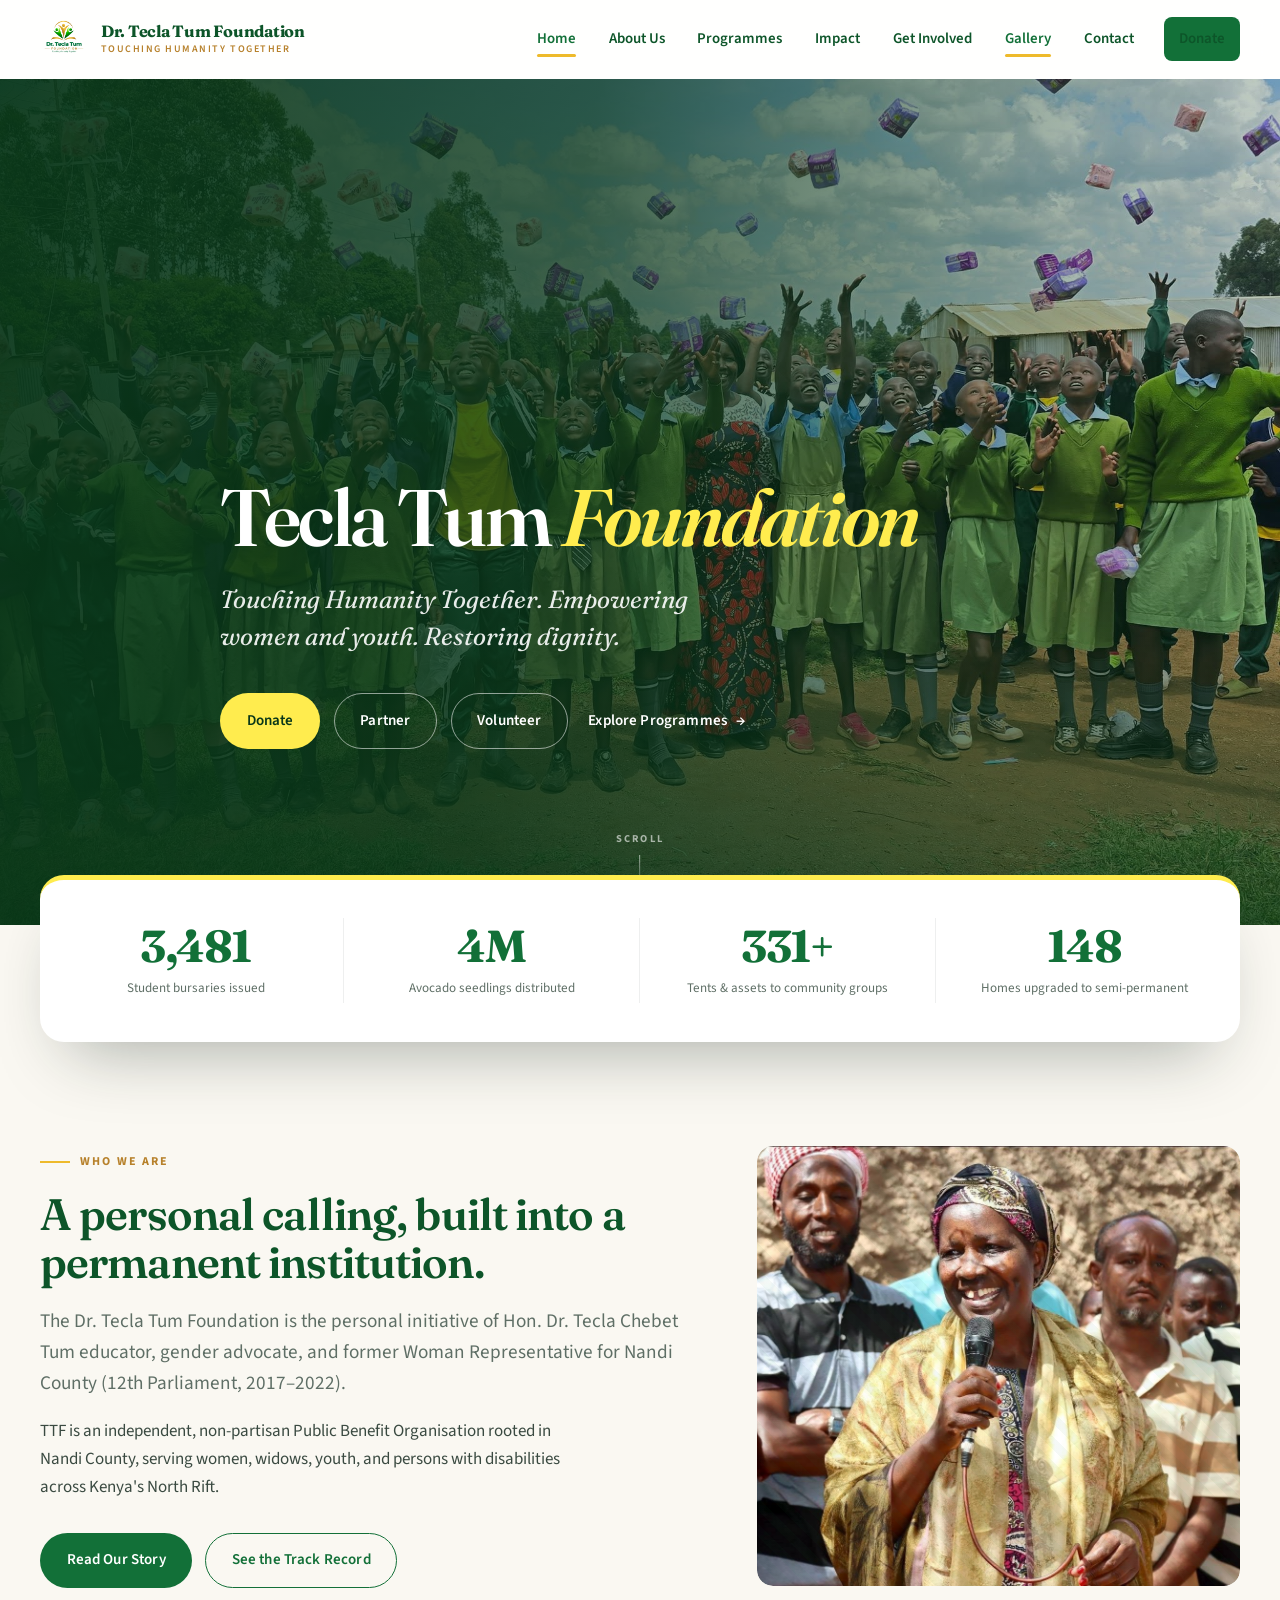
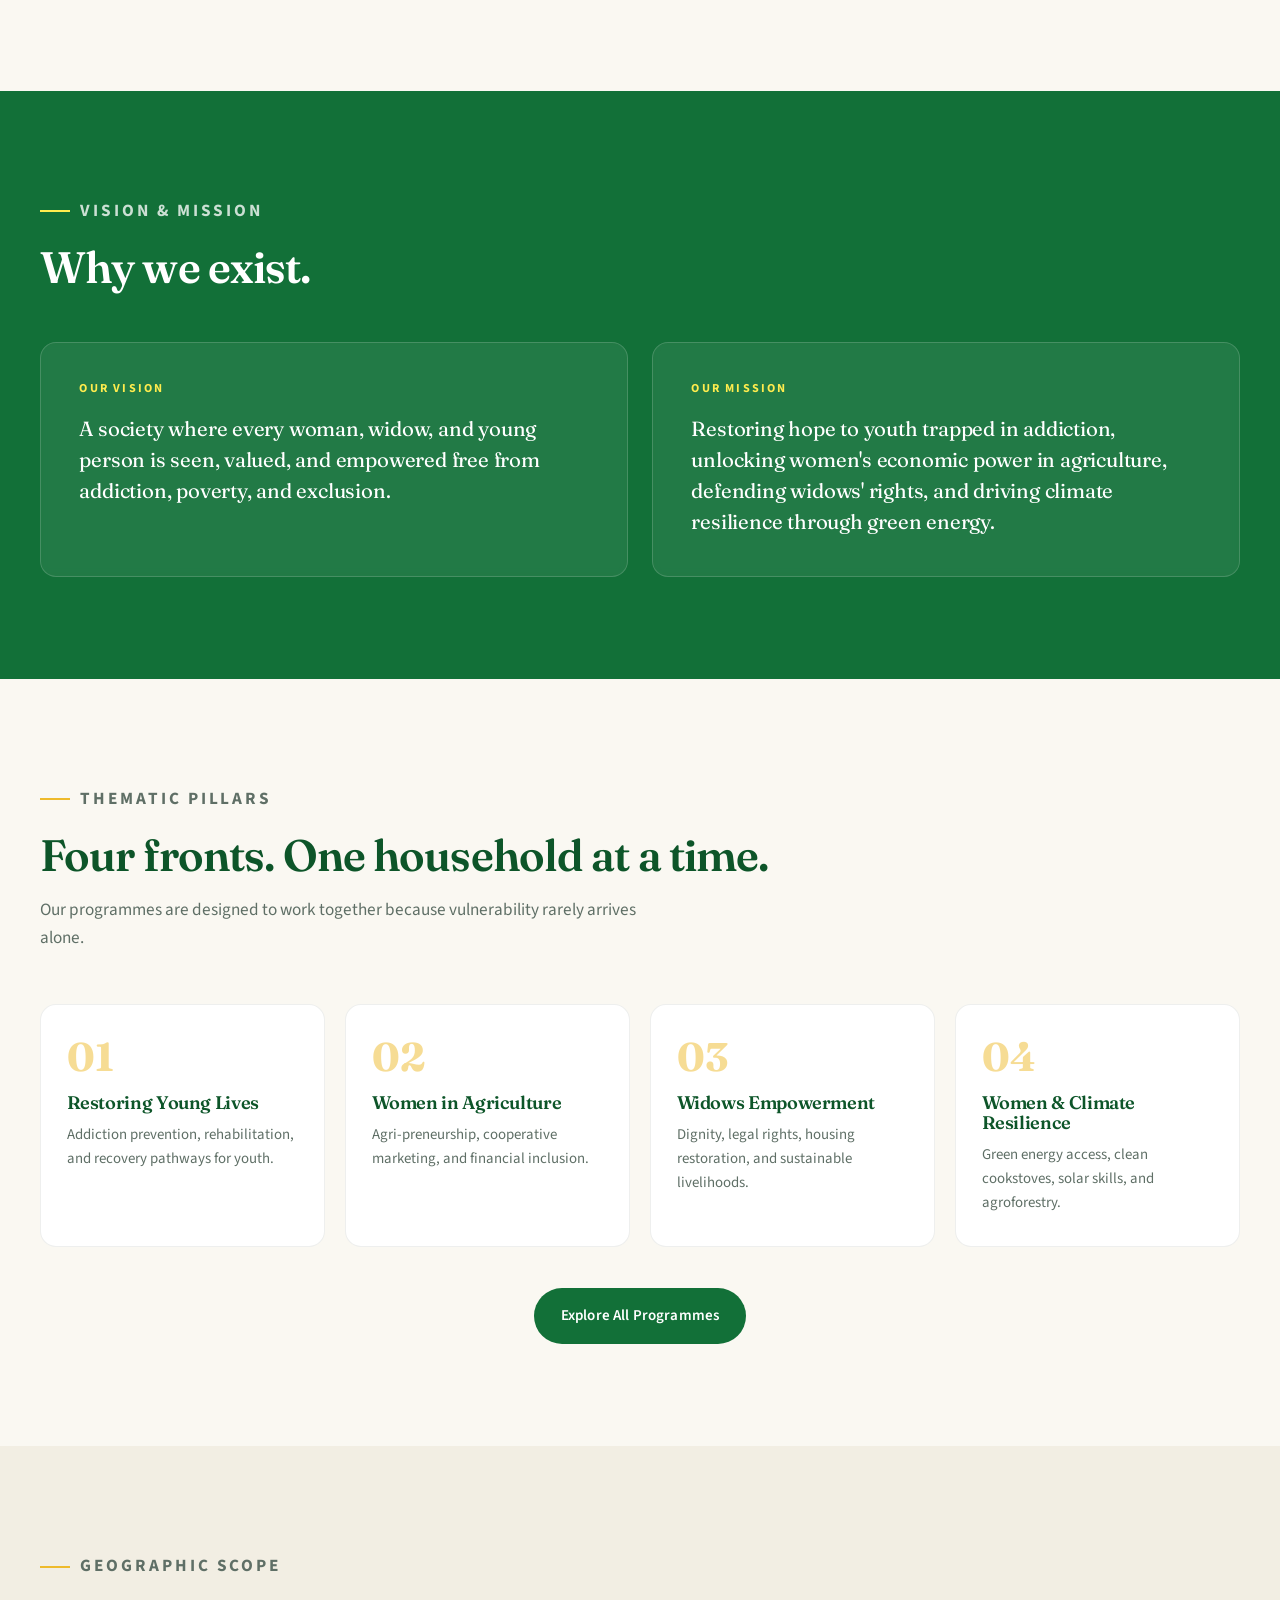
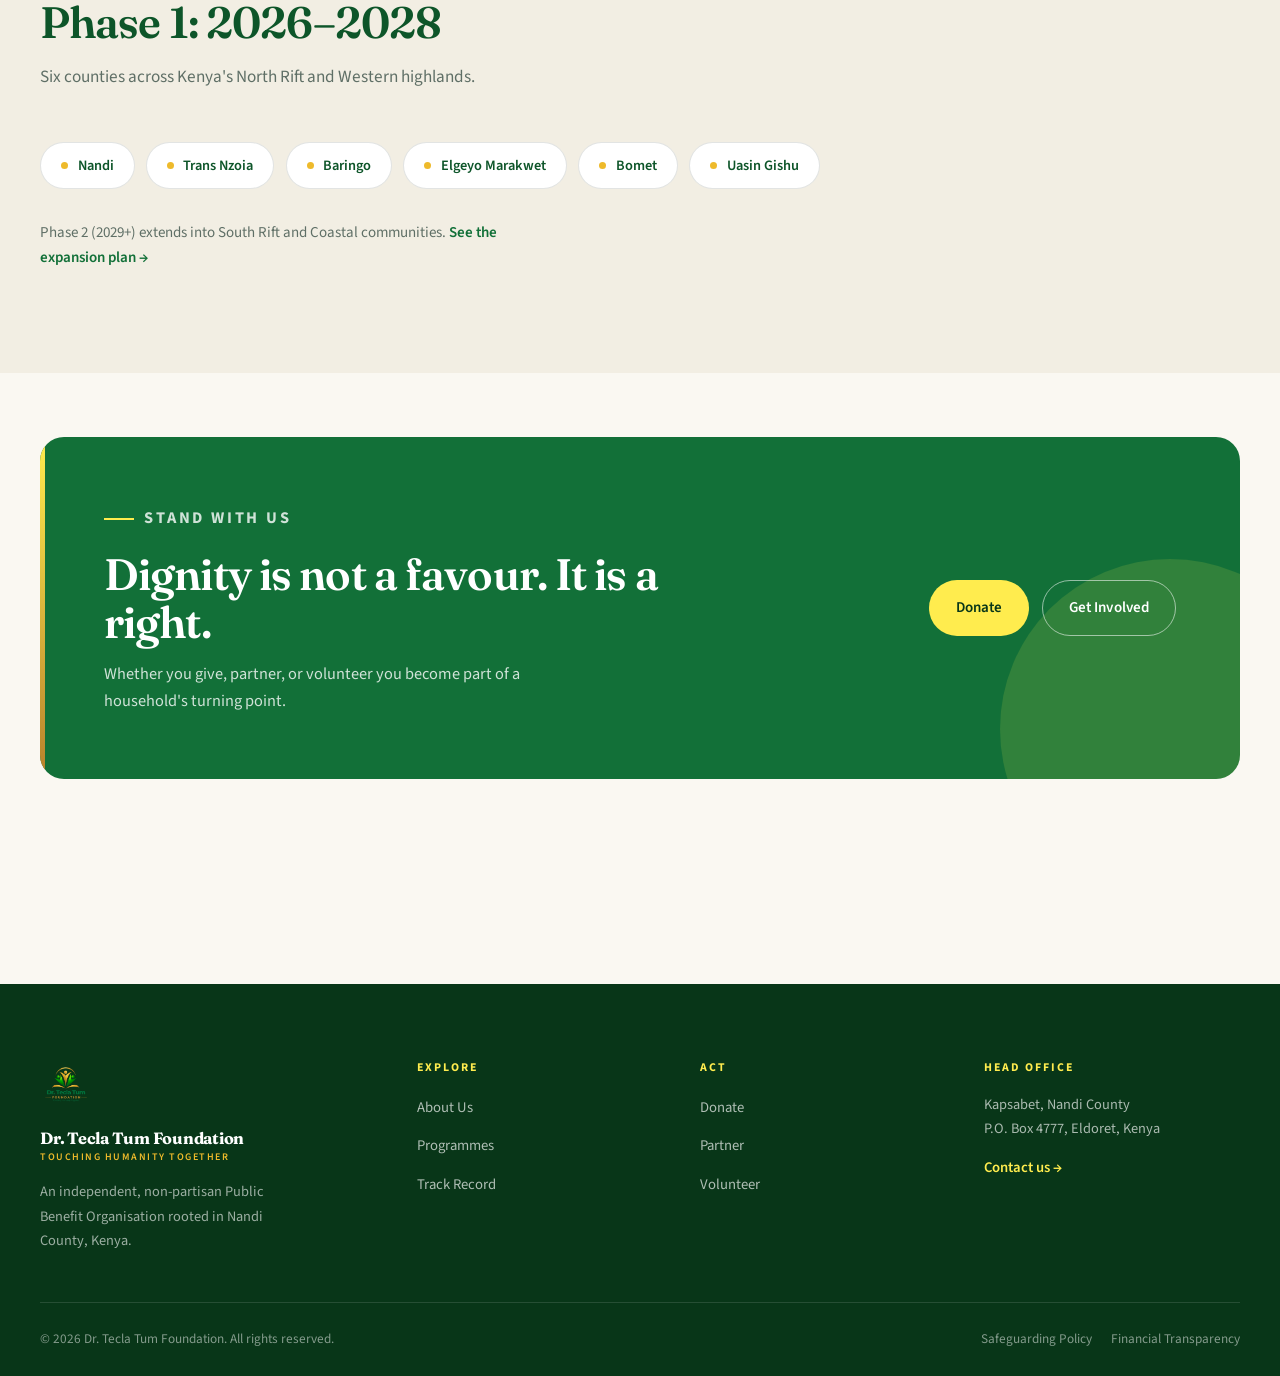
<file: index.html>
<!DOCTYPE html>
<html lang="en">
<head>
<meta charset="UTF-8">
<meta name="viewport" content="width=device-width, initial-scale=1">
<title>Dr. Tecla Tum Foundation | Touching Humanity Together in Nandi County</title>
<meta name="description" content="Dr. Tecla Tum Foundation (TTF) restores hope to youth in addiction, unlocks women's economic power in agriculture, defends widows' rights, and drives climate resilience through green energy.">
<link rel="icon" href="logo.png">
<link rel="preconnect" href="https://fonts.googleapis.com">
<link rel="preconnect" href="https://fonts.gstatic.com" crossorigin>
<link href="https://fonts.googleapis.com/css2?family=Fraunces:ital,opsz,wght@0,9..144,400;0,9..144,600;0,9..144,700;1,9..144,400;1,9..144,600&family=Source+Sans+3:wght@400;500;600;700&display=swap" rel="stylesheet">

<link rel="stylesheet" href="css/style.css">
<!-- Loader styles last so they win -->
<link rel="stylesheet" href="css/loader.css">

<!-- Critical: lock scroll + paint the white loader before CSS arrives -->
<style>
  html.is-loading, html.is-loading body { overflow: hidden; }
  #pageLoader{ position:fixed; inset:0; z-index:9999; display:grid; place-items:center; background:#fff; }
</style>
<script>
  /* Runs before paint. Safety net releases the page even if loader.js never loads. */
  document.documentElement.classList.add('is-loading');
  window.setTimeout(function () {
    document.documentElement.classList.remove('is-loading');
    var l = document.getElementById('pageLoader');
    if (l) {
      l.classList.add('is-done');
      window.setTimeout(function () { if (l.parentNode) l.parentNode.removeChild(l); }, 700);
    }
  }, 8000);
</script>
</head>

<body>

<!-- ============ PAGE LOADER ============ -->
<div class="page-loader" id="pageLoader"
     role="progressbar" aria-label="Loading Dr. Tecla Tum Foundation"
     aria-valuemin="0" aria-valuemax="100" aria-valuenow="0">

  <div class="loader-inner">

    <div class="loader-stage">
      <span class="loader-halo" aria-hidden="true"></span>
      <span class="loader-ring" aria-hidden="true"></span>
      <span class="loader-ring loader-ring--2" aria-hidden="true"></span>

      <span class="loader-badge">
        <span class="loader-sheen" aria-hidden="true"></span>
        <img class="loader-logo" src="static/images/logo.png" alt="">
      </span>
    </div>

    <p class="loader-text">Dr.&nbsp;Tecla Tum Foundation</p>

    <div class="loader-bar" aria-hidden="true">
      <span class="loader-bar-fill" id="loaderBarFill"></span>
    </div>
    <span class="loader-count" id="loaderCount" aria-hidden="true">0%</span>

  </div>
</div>

<noscript>
  <style>
    #pageLoader { display: none !important; }
    html.is-loading, html.is-loading body { overflow: auto !important; }
  </style>
</noscript>

<!-- ============ HEADER ============ -->
<header class="site-header" id="siteHeader">
  <div class="wrap header-inner">

    <a class="brand" href="index.html" aria-label="Dr. Tecla Tum Foundation  home">
      <img class="brand-logo" src="static/images/logo.png" alt="Dr. Tecla Tum Foundation logo">
      <span class="brand-text">
        <span class="brand-name">Dr. Tecla Tum Foundation</span>
        <span class="brand-sub">Touching Humanity Together</span>
      </span>
    </a>

    <button class="nav-toggle" type="button" aria-label="Toggle navigation" aria-expanded="false" aria-controls="siteNav">
      <span></span><span></span><span></span>
    </button>

    <nav class="site-nav" id="siteNav" aria-label="Primary">
      <a href="index.html" aria-current="page">Home</a>
      <a href="about.html">About Us</a>
      <a href="programmes.html">Programmes</a>
      <a href="impact.html">Impact</a>
      <a href="get-involved.html">Get Involved</a>
      <a href="gallery.html" aria-current="page">Gallery</a>
      <a href="contact.html">Contact</a>
      <a class="btn btn--green nav-cta" href="get-involved.html#donate">Donate</a>
    </nav>

  </div>
</header>

<main>

  <!-- ============ HERO ============ -->
  <section class="hero">
    <div class="hero-media">
      <img src="static/images/hero.jpg" alt="Women and youth of Nandi County, Kenya">
    </div>
    <div class="hero-scrim"></div>

    <div class="wrap hero-inner">
      <!-- <p class="eyebrow eyebrow--light">Nandi County · Kenya</p> -->
      <h1 class="display">Tecla Tum <em>Foundation</em></h1>
      <p class="hero-tag">Touching Humanity Together. Empowering women and youth. Restoring dignity.</p>

      <div class="hero-actions">
        <a class="btn btn--yellow" href="get-involved.html#donate">Donate</a>
        <a class="btn btn--outline" href="get-involved.html#partner">Partner</a>
        <a class="btn btn--outline" href="get-involved.html#volunteer">Volunteer</a>
        <a class="btn btn--ghost" href="programmes.html">Explore Programmes</a>
      </div>
    </div>

    <div class="hero-scroll">Scroll</div>
  </section>

  <!-- ============ IMPACT SNAPSHOT ============ -->
  <section class="stat-strip" aria-label="Impact snapshot">
    <div class="wrap">
      <div class="stats reveal">
        <div class="stat">
          <span class="stat-num" data-count="3800">0</span>
          <span class="stat-label">Student bursaries issued</span>
        </div>
        <div class="stat">
          <span class="stat-num" data-count="5" data-suffix="M">0</span>
          <span class="stat-label">Avocado seedlings distributed</span>
        </div>
        <div class="stat">
          <span class="stat-num" data-count="362" data-suffix="+">0</span>
          <span class="stat-label">Tents &amp; assets to community groups</span>
        </div>
        <div class="stat">
          <span class="stat-num" data-count="162">0</span>
          <span class="stat-label">Homes upgraded to semi-permanent</span>
        </div>
      </div>
    </div>
  </section>

  <!-- ============ FOUNDATION OVERVIEW ============ -->
    <section class="section">
    <div class="wrap split split--wide-left">

      <div class="reveal">
        <p class="eyebrow">Who We Are</p>
        <h2>A personal calling, built into a permanent institution.</h2>

        <p class="lead" style="margin-top:1.2rem;">
          The Dr. Tecla Tum Foundation is the personal initiative of Hon. Dr. Tecla Chebet Tum
          educator, gender advocate, and former Woman Representative for Nandi County
          (12th Parliament, 2017–2022).
        </p>

        <p style="margin-top:1.1rem;">
          TTF is an independent, non-partisan Public Benefit Organisation rooted in Nandi County,
          serving women, widows, youth, and persons with disabilities across Kenya's North Rift.
        </p>

        <div class="btn-row" style="margin-top:2rem;">
          <a class="btn btn--green" href="about.html">Read Our Story</a>
          <a class="btn btn--outline-dark" href="impact.html">See the Track Record</a>
        </div>
      </div>

      <div class="reveal" style="--d:120ms;">
        <div class="ph ph--tall" style="padding:0;border:0;background:none;">
          <img src="static/images/index2.jpg" alt="Hon. Dr. Tecla Chebet Tum with community members in Nandi County"
               style="width:100%;height:100%;object-fit:cover;border-radius:16px;display:block;">
        </div>
      </div>

    </div>
  </section>
  <!-- ============ VISION & MISSION ============ -->
  <section class="section section--green">
    <div class="wrap">

      <div class="section-head reveal">
        <p class="eyebrow">Vision &amp; Mission</p>
        <h2>Why we exist.</h2>
      </div>

      <div class="vm-grid">
        <article class="vm-card reveal">
          <h3>Our Vision</h3>
          <p>A society where every woman, widow, and young person is seen, valued, and empowered 
             free from addiction, poverty, and exclusion.</p>
        </article>

        <article class="vm-card reveal" style="--d:120ms;">
          <h3>Our Mission</h3>
          <p>Restoring hope to youth trapped in addiction, unlocking women's economic power in agriculture,
             defending widows' rights, and driving climate resilience through green energy.</p>
        </article>
      </div>

    </div>
  </section>

  <!-- ============ THEMATIC PILLARS ============ -->
  <section class="section">
    <div class="wrap">

      <div class="section-head reveal">
        <p class="eyebrow">Thematic Pillars</p>
        <h2>Four fronts. One household at a time.</h2>
        <p>Our programmes are designed to work together  because vulnerability rarely arrives alone.</p>
      </div>

      <div class="pillars">
        <article class="pillar reveal">
          <span class="pillar-num">01</span>
          <h3>Restoring Young Lives</h3>
          <p>Addiction prevention, rehabilitation, and recovery pathways for youth.</p>
        </article>

        <article class="pillar reveal" style="--d:90ms;">
          <span class="pillar-num">02</span>
          <h3>Women in Agriculture</h3>
          <p>Agri-preneurship, cooperative marketing, and financial inclusion.</p>
        </article>

        <article class="pillar reveal" style="--d:180ms;">
          <span class="pillar-num">03</span>
          <h3>Widows Empowerment</h3>
          <p>Dignity, legal rights, housing restoration, and sustainable livelihoods.</p>
        </article>

        <article class="pillar reveal" style="--d:270ms;">
          <span class="pillar-num">04</span>
          <h3>Women &amp; Climate Resilience</h3>
          <p>Green energy access, clean cookstoves, solar skills, and agroforestry.</p>
        </article>
      </div>

      <div class="btn-row reveal" style="margin-top:2.6rem;justify-content:center;">
        <a class="btn btn--green" href="programmes.html">Explore All Programmes</a>
      </div>

    </div>
  </section>

  <!-- ============ GEOGRAPHIC SCOPE ============ -->
  <section class="section section--bone">
    <div class="wrap">

      <div class="section-head reveal">
        <p class="eyebrow">Geographic Scope</p>
        <h2>Phase 1: 2026–2028</h2>
        <p>Six counties across Kenya's North Rift and Western highlands.</p>
      </div>

      <div class="counties reveal" style="--d:100ms;">
        <span class="county">Nandi</span>
        <span class="county">Trans Nzoia</span>
        <span class="county">Baringo</span>
        <span class="county">Elgeyo Marakwet</span>
        <span class="county">Bomet</span>
        <span class="county">Uasin Gishu</span>
      </div>

      <p class="reveal" style="margin-top:2rem;font-size:.94rem;color:var(--muted);">
        Phase 2 (2029+) extends into South Rift and Coastal communities.
        <a href="get-involved.html" style="color:var(--green);font-weight:600;">See the expansion plan →</a>
      </p>

    </div>
  </section>

  <!-- ============ CTA BAND ============ -->
  <section class="section section--tight">
    <div class="wrap">
      <div class="cta-band reveal">
        <div>
          <p class="eyebrow eyebrow--light">Stand With Us</p>
          <h2>Dignity is not a favour. It is a right.</h2>
          <p>Whether you give, partner, or volunteer  you become part of a household's turning point.</p>
        </div>
        <div class="btn-row">
          <a class="btn btn--yellow" href="get-involved.html#donate">Donate</a>
          <a class="btn btn--outline" href="get-involved.html">Get Involved</a>
        </div>
      </div>
    </div>
  </section>

</main>

<!-- ============ FOOTER ============ -->
<footer class="site-footer">
  <div class="wrap">

    <div class="footer-grid">
      <div class="footer-brand">
        <img class="brand-logo" src="static/images/logo.png" alt="Dr. Tecla Tum Foundation logo">
        <span class="brand-text">
          <span class="brand-name">Dr. Tecla Tum Foundation</span>
          <span class="brand-sub">Touching Humanity Together</span>
        </span>
        <p>An independent, non-partisan Public Benefit Organisation rooted in Nandi County, Kenya.</p>
      </div>

      <div class="footer-col">
        <h4>Explore</h4>
        <ul>
          <li><a href="about.html">About Us</a></li>
          <li><a href="programmes.html">Programmes</a></li>
          <li><a href="impact.html">Track Record</a></li>
        </ul>
      </div>

      <div class="footer-col">
        <h4>Act</h4>
        <ul>
          <li><a href="get-involved.html#donate">Donate</a></li>
          <li><a href="get-involved.html#partner">Partner</a></li>
          <li><a href="get-involved.html#volunteer">Volunteer</a></li>
        </ul>
      </div>

      <div class="footer-col">
        <h4>Head Office</h4>
        <p>Kapsabet, Nandi County<br>P.O. Box 4777, Eldoret, Kenya</p>
        <p style="margin-top:.8rem;">
          <a href="contact.html" style="color:var(--yellow);font-weight:600;">Contact us →</a>
        </p>
      </div>
    </div>

    <div class="footer-bar">
      <span>© <span id="year">2026</span> Dr. Tecla Tum Foundation. All rights reserved.</span>
      <span class="legal">
        <a href="contact.html">Safeguarding Policy</a>
        <a href="contact.html">Financial Transparency</a>
      </span>
    </div>

  </div>
</footer>

<script src="js/loader.js"></script>
<script src="js/script.js"></script>
</body>
</html>
</file>
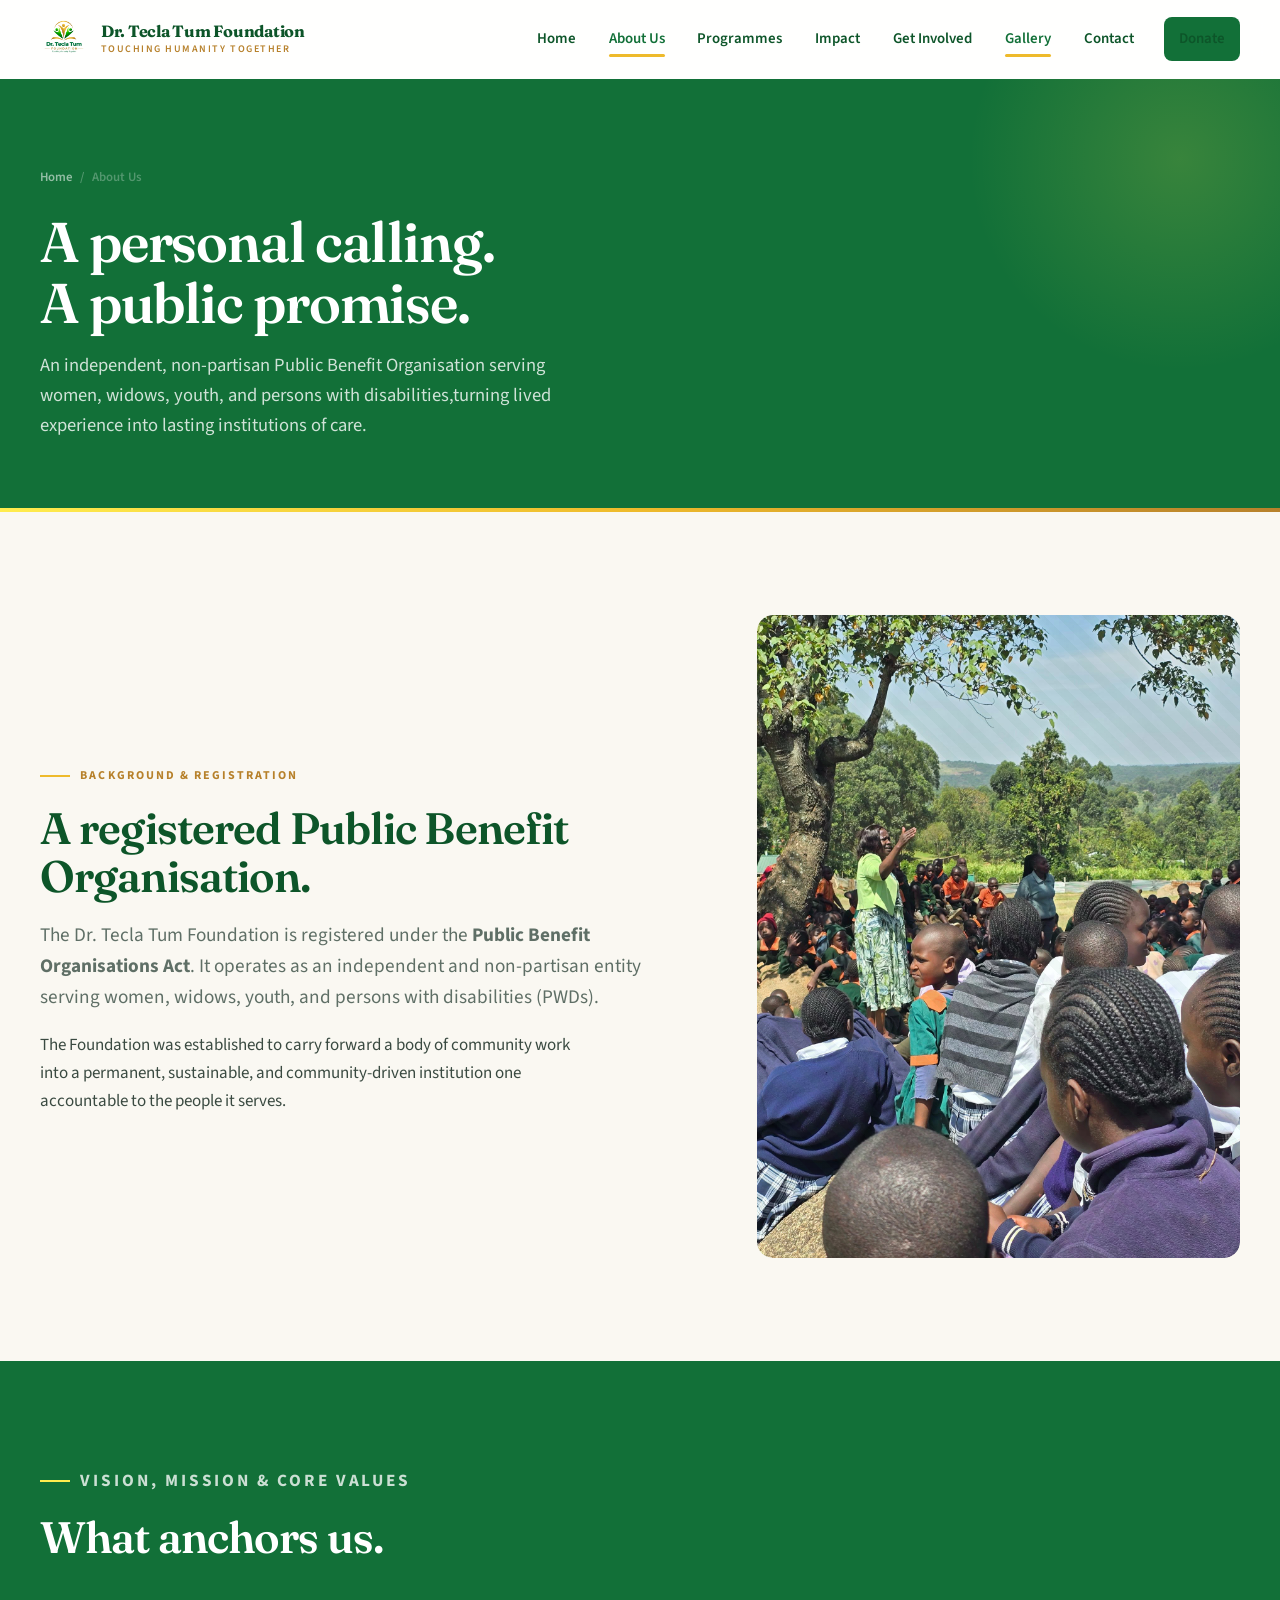
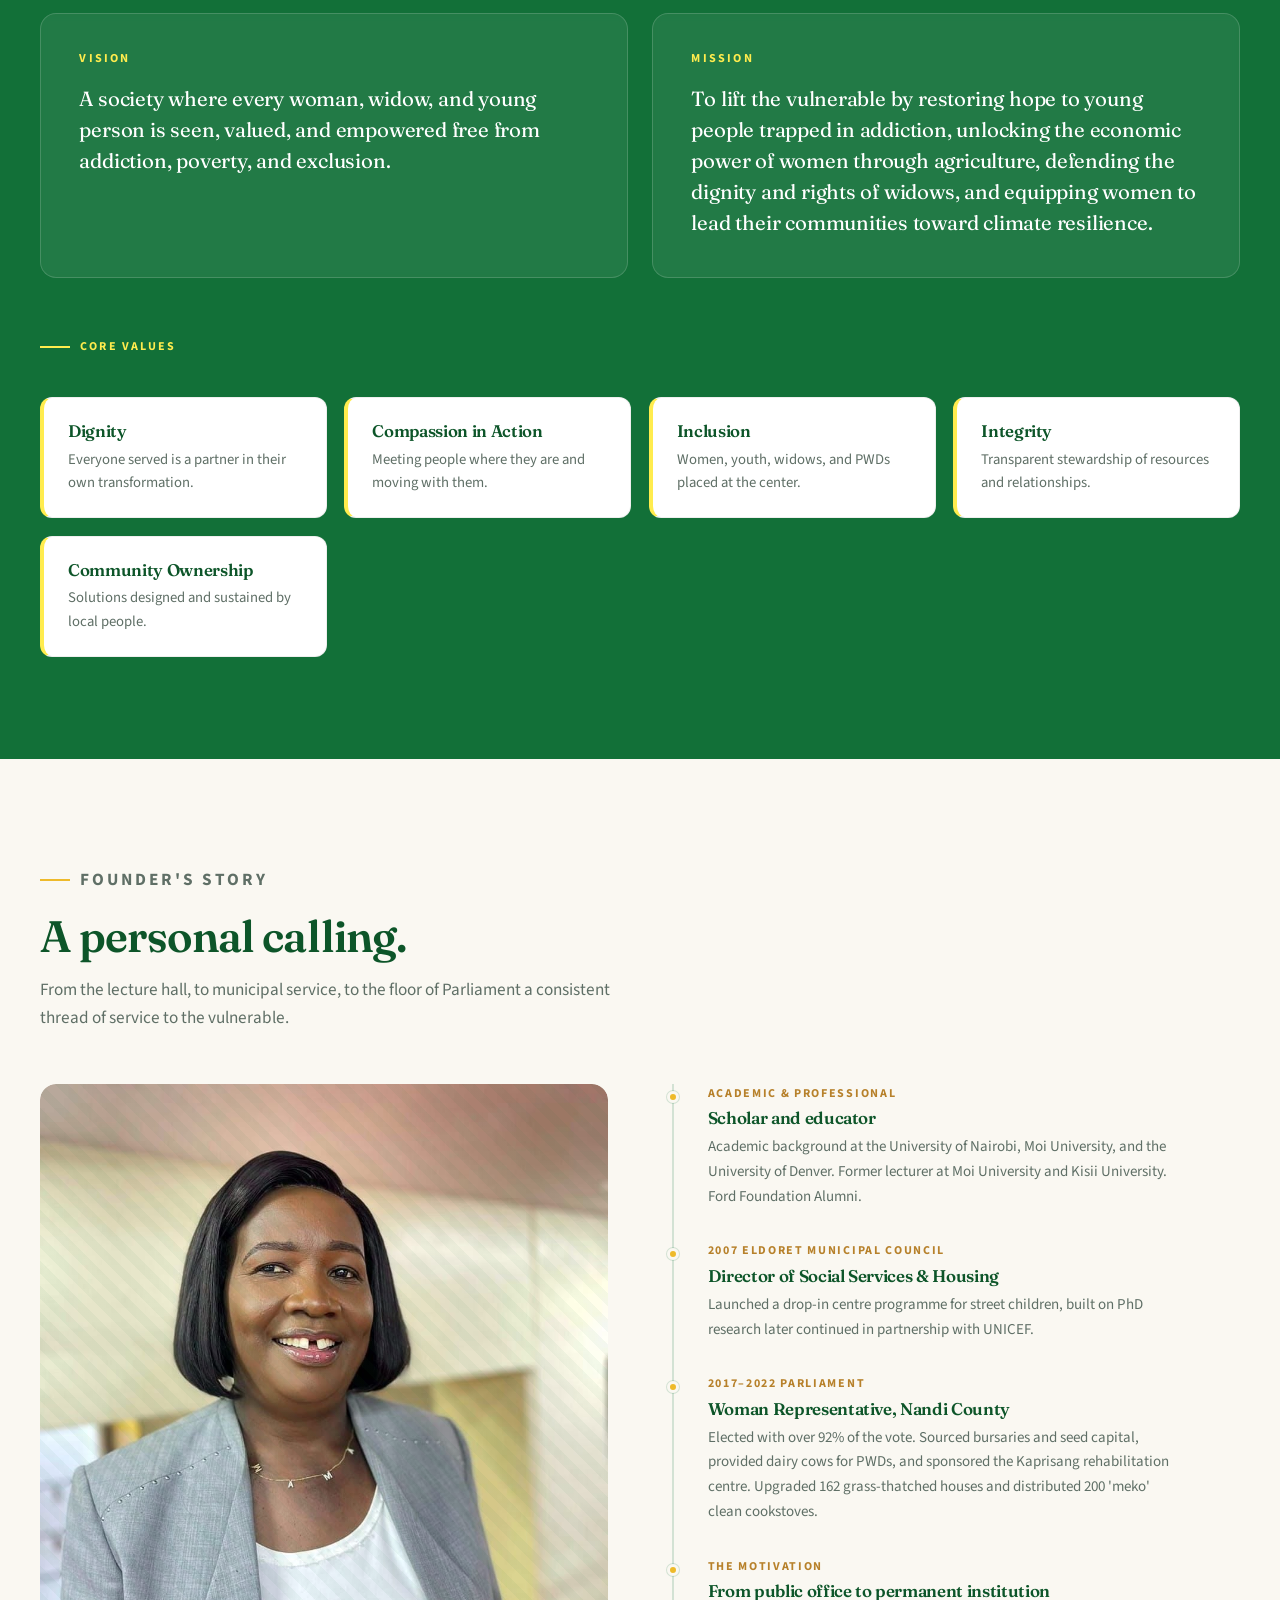
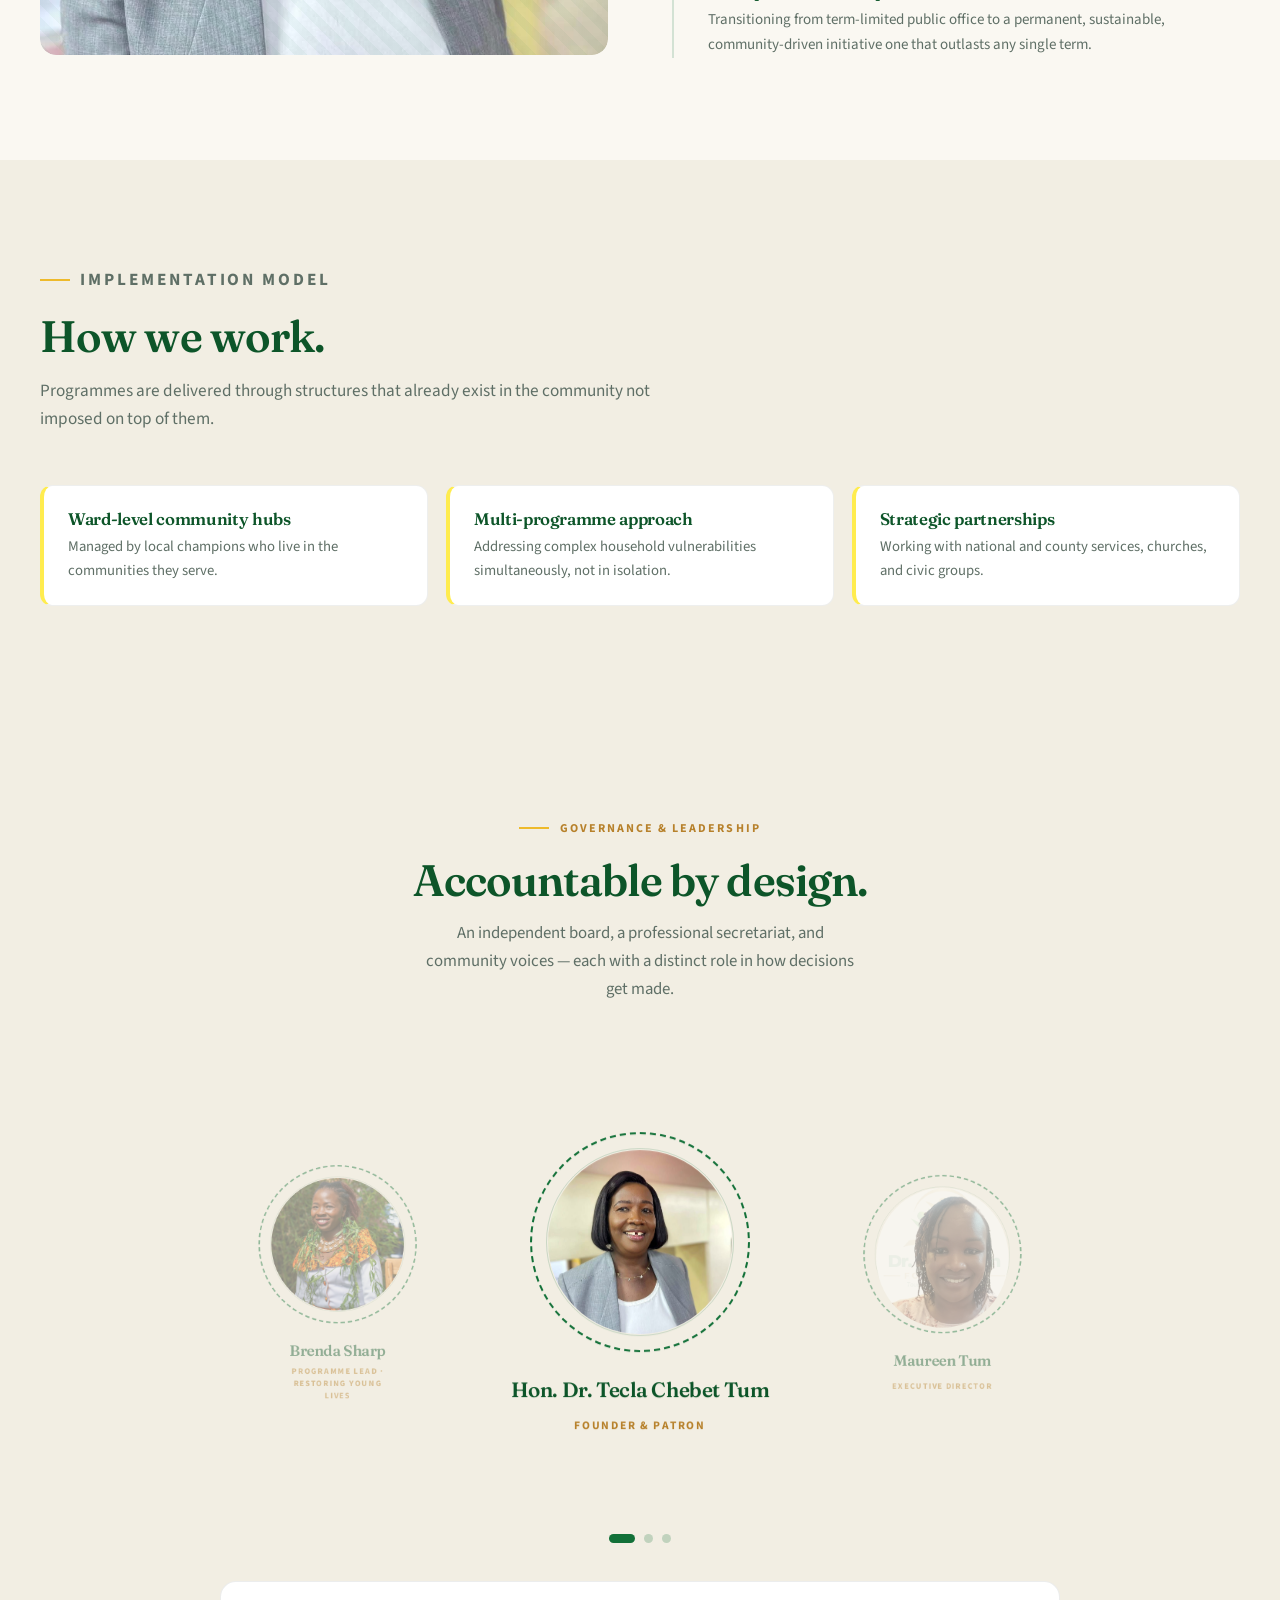
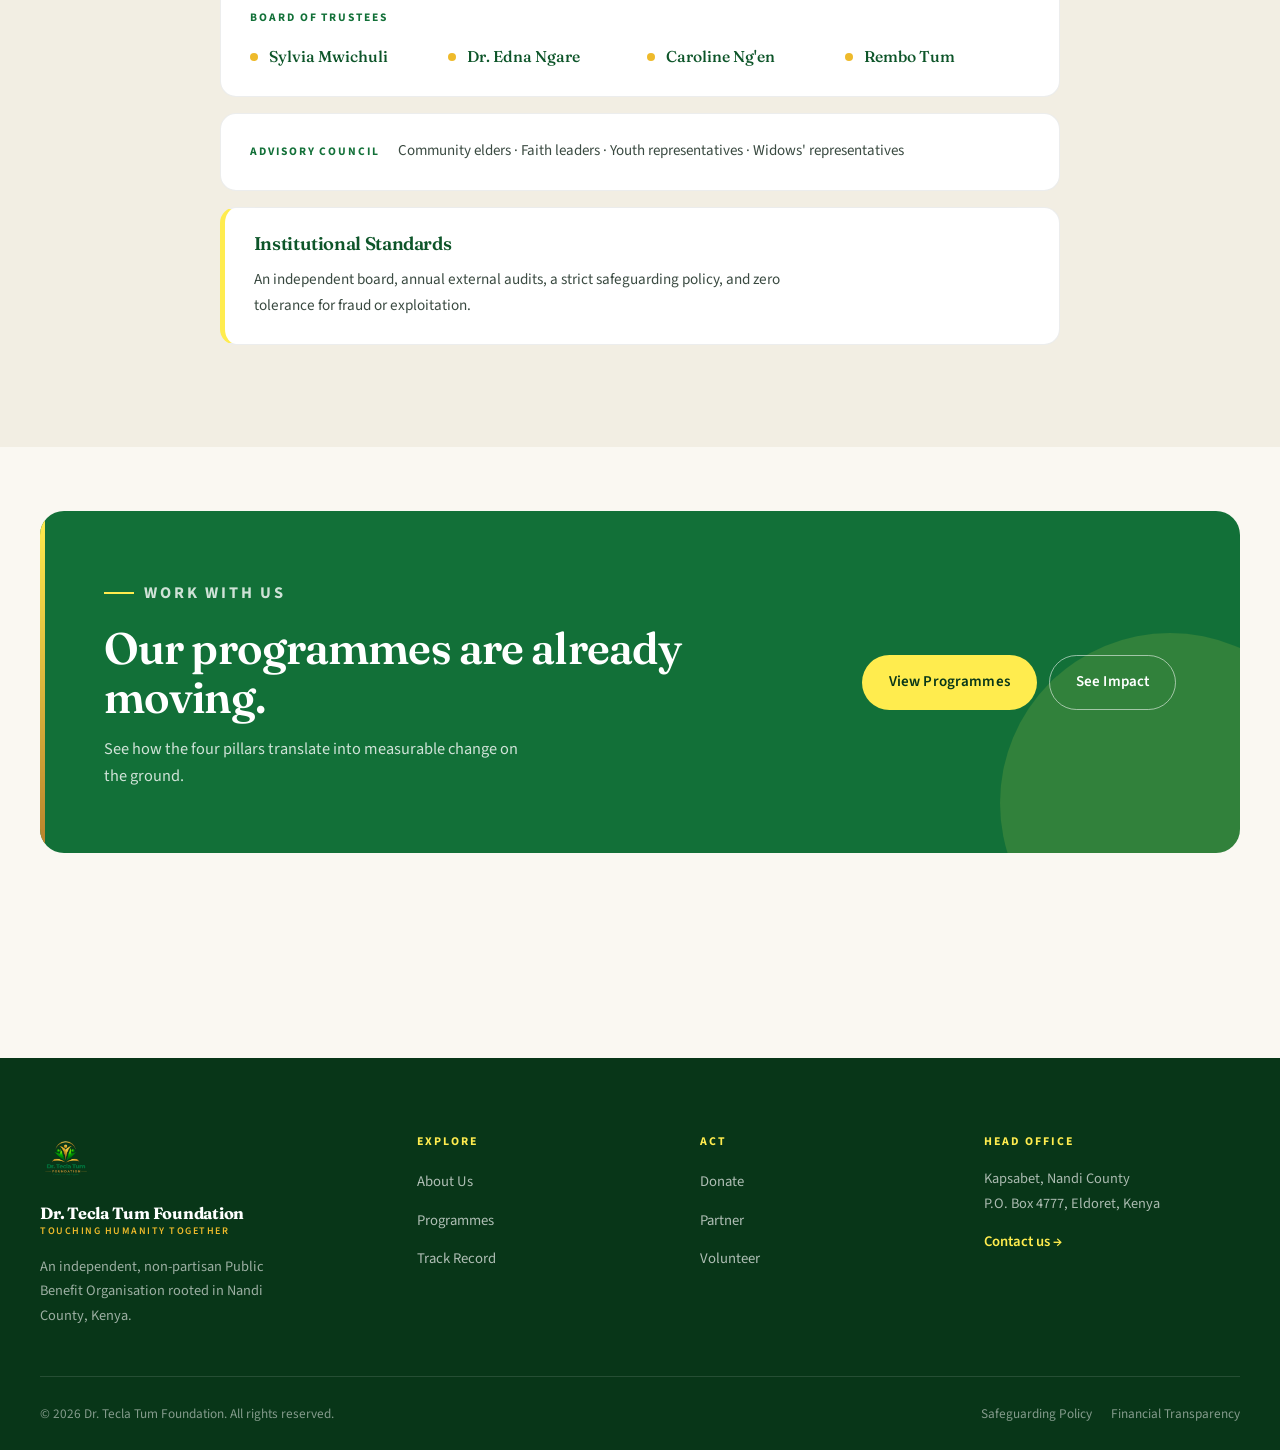
<file: about.html>
<!DOCTYPE html>
<html lang="en">
<head>
<meta charset="UTF-8">
<meta name="viewport" content="width=device-width, initial-scale=1">
<title>About Us | Dr. Tecla Tum Foundation</title>
<meta name="description" content="Background, vision, mission, core values, founder's story, implementation model and governance of the Dr. Tecla Tum Foundation.">
<link rel="icon" href="static/images/logo.png">
<link rel="preconnect" href="https://fonts.googleapis.com">
<link rel="preconnect" href="https://fonts.gstatic.com" crossorigin>
<link href="https://fonts.googleapis.com/css2?family=Fraunces:ital,opsz,wght@0,9..144,400;0,9..144,600;0,9..144,700;1,9..144,400;1,9..144,600&family=Source+Sans+3:wght@400;500;600;700&display=swap" rel="stylesheet">
<link rel="stylesheet" href="css/style.css">
</head>
<body>

<!-- ============ HEADER ============ -->
<header class="site-header" id="siteHeader">
  <div class="wrap header-inner">

    <a class="brand" href="index.html" aria-label="Dr. Tecla Tum Foundation  home">
      <img class="brand-logo" src="static/images/logo.png" alt="Dr. Tecla Tum Foundation logo">
      <span class="brand-text">
        <span class="brand-name">Dr. Tecla Tum Foundation</span>
        <span class="brand-sub">Touching Humanity Together</span>
      </span>
    </a>

    <button class="nav-toggle" type="button" aria-label="Toggle navigation" aria-expanded="false" aria-controls="siteNav">
      <span></span><span></span><span></span>
    </button>

    <nav class="site-nav" id="siteNav" aria-label="Primary">
      <a href="index.html">Home</a>
      <a href="about.html" aria-current="page">About Us</a>
      <a href="programmes.html">Programmes</a>
      <a href="impact.html">Impact</a>
      <a href="get-involved.html">Get Involved</a>
      <a href="gallery.html" aria-current="page">Gallery</a>
      <a href="contact.html">Contact</a>
      <a class="btn btn--green nav-cta" href="get-involved.html#donate">Donate</a>
    </nav>

  </div>
</header>

<main>

  <!-- ============ PAGE HERO ============ -->
  <section class="page-hero">
    <div class="wrap">
      <nav class="crumbs" aria-label="Breadcrumb">
        <a href="index.html">Home</a><span>/</span><span>About Us</span>
      </nav>
      <h1>A personal calling.<br>A public promise.</h1>
      <p>An independent, non-partisan Public Benefit Organisation serving women, widows,
         youth, and persons with disabilities,turning lived experience into lasting
         institutions of care.</p>
    </div>
  </section>

  <!-- ============ BACKGROUND & REGISTRATION ============ -->
  <section class="section">
    <div class="wrap split split--wide-left">

      <div class="reveal">
        <p class="eyebrow">Background &amp; Registration</p>
        <h2>A registered Public Benefit Organisation.</h2>

        <p class="lead" style="margin-top:1.2rem;">
          The Dr. Tecla Tum Foundation is registered under the <strong>Public Benefit Organisations Act</strong>.
          It operates as an independent and non-partisan entity serving women, widows, youth, and
          persons with disabilities (PWDs).
        </p>

        <p style="margin-top:1.1rem;">
          The Foundation was established to carry forward a body of community work into a permanent,
          sustainable, and community-driven institution  one accountable to the people it serves.
        </p>
      </div>

      <div class="reveal" style="--d:120ms;">
        <div class="ph ph--tall" style="padding:0;border:0;background:none;">
          <img src="static/images/about1.jpg"
               alt="Community gathering in Nandi County"
               style="width:100%;height:100%;object-fit:cover;border-radius:16px;display:block;">
        </div>
      </div>

    </div>
  </section>

  <!-- ============ VISION / MISSION / VALUES ============ -->
  <section class="section section--green">
    <div class="wrap">

      <div class="section-head reveal">
        <p class="eyebrow">Vision, Mission &amp; Core Values</p>
        <h2>What anchors us.</h2>
      </div>

      <div class="vm-grid">
        <article class="vm-card reveal">
          <h3>Vision</h3>
          <p>A society where every woman, widow, and young person is seen, valued, and empowered 
             free from addiction, poverty, and exclusion.</p>
        </article>

        <article class="vm-card reveal" style="--d:120ms;">
          <h3>Mission</h3>
          <p>To lift the vulnerable by restoring hope to young people trapped in addiction, unlocking
             the economic power of women through agriculture, defending the dignity and rights of
             widows, and equipping women to lead their communities toward climate resilience.</p>
        </article>
      </div>

      <div style="margin-top:clamp(2.4rem,4vw,3.6rem);">
        <p class="eyebrow reveal">Core Values</p>

        <div class="values" style="margin-top:1.4rem;">
          <article class="value reveal">
            <h4>Dignity</h4>
            <p>Everyone served is a partner in their own transformation.</p>
          </article>

          <article class="value reveal" style="--d:80ms;">
            <h4>Compassion in Action</h4>
            <p>Meeting people where they are and moving with them.</p>
          </article>

          <article class="value reveal" style="--d:160ms;">
            <h4>Inclusion</h4>
            <p>Women, youth, widows, and PWDs placed at the center.</p>
          </article>

          <article class="value reveal" style="--d:240ms;">
            <h4>Integrity</h4>
            <p>Transparent stewardship of resources and relationships.</p>
          </article>

          <article class="value reveal" style="--d:320ms;">
            <h4>Community Ownership</h4>
            <p>Solutions designed and sustained by local people.</p>
          </article>
        </div>
      </div>

    </div>
  </section>

  <!-- ============ FOUNDER'S STORY ============ -->
  <section class="section">
    <div class="wrap">

      <div class="section-head reveal">
        <p class="eyebrow">Founder's Story</p>
        <h2>A personal calling.</h2>
        <p>From the lecture hall, to municipal service, to the floor of Parliament  a consistent
           thread of service to the vulnerable.</p>
      </div>

      <div class="split" style="align-items:start;">

        <div class="reveal">
          <div class="ph ph--tall" style="padding:0;border:0;background:none;position:sticky;top:110px;">
            <img src="static/images/founder.jpg"
                 alt="Portrait of Hon. Dr. Tecla Chebet Tum"
                 style="width:100%;height:100%;object-fit:cover;border-radius:16px;display:block;">
          </div>
        </div>

        <div class="reveal" style="--d:120ms;">
          <div class="timeline">

            <div class="tl-item">
              <span class="tl-year">Academic &amp; Professional</span>
              <h4>Scholar and educator</h4>
              <p>Academic background at the University of Nairobi, Moi University, and the University of
                 Denver. Former lecturer at Moi University and Kisii University. Ford Foundation Alumni.</p>
            </div>

            <div class="tl-item">
              <span class="tl-year">2007  Eldoret Municipal Council</span>
              <h4>Director of Social Services &amp; Housing</h4>
              <p>Launched a drop-in centre programme for street children, built on PhD research  later
                 continued in partnership with UNICEF.</p>
            </div>

            <div class="tl-item">
              <span class="tl-year">2017–2022  Parliament</span>
              <h4>Woman Representative, Nandi County</h4>
              <p>Elected with over 92% of the vote. Sourced bursaries and seed capital, provided dairy
                 cows for PWDs, and sponsored the Kaprisang rehabilitation centre. Upgraded 162
                 grass-thatched houses and distributed 200 'meko' clean cookstoves.</p>
            </div>

            <div class="tl-item">
              <span class="tl-year">The Motivation</span>
              <h4>From public office to permanent institution</h4>
              <p>Transitioning from term-limited public office to a permanent, sustainable,
                 community-driven initiative  one that outlasts any single term.</p>
            </div>

          </div>
        </div>

      </div>
    </div>
  </section>

  <!-- ============ IMPLEMENTATION MODEL ============ -->
  <section class="section section--bone">
    <div class="wrap">

      <div class="section-head reveal">
        <p class="eyebrow">Implementation Model</p>
        <h2>How we work.</h2>
        <p>Programmes are delivered through structures that already exist in the community 
           not imposed on top of them.</p>
      </div>

      <div class="values">
        <article class="value reveal">
          <h4>Ward-level community hubs</h4>
          <p>Managed by local champions who live in the communities they serve.</p>
        </article>

        <article class="value reveal" style="--d:90ms;">
          <h4>Multi-programme approach</h4>
          <p>Addressing complex household vulnerabilities simultaneously, not in isolation.</p>
        </article>

        <article class="value reveal" style="--d:180ms;">
          <h4>Strategic partnerships</h4>
          <p>Working with national and county services, churches, and civic groups.</p>
        </article>
      </div>

    </div>
  </section>


<section style="background:#f2eee3; padding: clamp(4rem, 8vw, 7.5rem) 0; overflow:hidden;">
  <div class="wrap">

    <!-- Section head -->
    <div style="max-width:740px; margin:0 auto clamp(2.4rem, 4vw, 3.6rem); text-align:center;">
      <p style="display:inline-flex; align-items:center; gap:.65rem; font-size:.75rem; font-weight:700; letter-spacing:.17em; text-transform:uppercase; color:#b7812b; margin:0 0 1.1rem 0;">
        <span style="display:inline-block; width:30px; height:2px; background:#eeba2b;"></span>
        Governance &amp; Leadership
      </p>
      <h2 style="font-family:'Fraunces',Georgia,serif; font-size:clamp(1.85rem,3.6vw,2.75rem); font-weight:600; line-height:1.1; letter-spacing:-.02em; color:#0d5529; margin:0 0 1rem 0;">
        Accountable by design.
      </h2>
      <p style="font-size:1.05rem; line-height:1.65; color:#5f6f66; margin:0 auto; max-width:56ch;">
        An independent board, a professional secretariat, and community voices — each with a distinct role in how decisions get made.
      </p>
    </div>

    <!-- Carousel -->
    <div class="lead-carousel" id="leadCarousel" aria-roledescription="carousel" aria-label="Foundation leadership">
      <article class="lead-slide" data-index="0">
        <div class="lead-avatar">
          <img src="static/images/founder.jpg" alt="Hon. Dr. Tecla Chebet Tum">
        </div>
        <h3>Hon. Dr. Tecla Chebet Tum</h3>
        <span class="lead-role">Founder &amp; Patron</span>
      </article>

      <article class="lead-slide" data-index="1">
        <div class="lead-avatar">
          <img src="static/images/leader-ed.jpg" alt="Maureen Tum">
        </div>
        <h3>Maureen Tum</h3>
        <span class="lead-role">Executive Director</span>
      </article>

      <article class="lead-slide" data-index="2">
        <div class="lead-avatar">
          <img src="static/images/brenda.png" alt="Brenda Sharp">
        </div>
        <h3>Brenda Sharp</h3>
        <span class="lead-role">Programme Lead · Restoring Young Lives</span>
      </article>
    </div>

    <div class="lead-dots" id="leadDots" aria-label="Slide navigation"></div>

    <!-- Trustees · Advisory · Standards -->
    <div class="lead-stack">

      <div class="lead-panel">
        <span class="lead-panel-label">Board of Trustees</span>
        <div class="trustee-grid">
          <span class="trustee">Sylvia Mwichuli</span>
          <span class="trustee">Dr. Edna Ngare</span>
          <span class="trustee">Caroline Ng'en</span>
          <span class="trustee">Rembo Tum</span>
        </div>
      </div>

      <div class="lead-panel">
        <div class="advisory-line">
          <strong>Advisory Council</strong>
          <span>Community elders · Faith leaders · Youth representatives · Widows' representatives</span>
        </div>
      </div>

      <div class="lead-panel standards-panel">
        <h3>Institutional Standards</h3>
        <p>An independent board, annual external audits, a strict safeguarding policy, and
           zero tolerance for fraud or exploitation.</p>
      </div>

    </div>

  </div>
</section>
  <!-- ============ CTA BAND ============ -->
  <section class="section section--tight">
    <div class="wrap">
      <div class="cta-band reveal">
        <div>
          <p class="eyebrow eyebrow--light">Work With Us</p>
          <h2>Our programmes are already moving.</h2>
          <p>See how the four pillars translate into measurable change on the ground.</p>
        </div>
        <div class="btn-row">
          <a class="btn btn--yellow" href="programmes.html">View Programmes</a>
          <a class="btn btn--outline" href="impact.html">See Impact</a>
        </div>
      </div>
    </div>
  </section>

</main>

<!-- ============ FOOTER ============ -->
<footer class="site-footer">
  <div class="wrap">

    <div class="footer-grid">
      <div class="footer-brand">
        <img class="brand-logo" src="static/images/logo.png" alt="Dr. Tecla Tum Foundation logo">
        <span class="brand-text">
          <span class="brand-name">Dr. Tecla Tum Foundation</span>
          <span class="brand-sub">Touching Humanity Together</span>
        </span>
        <p>An independent, non-partisan Public Benefit Organisation rooted in Nandi County, Kenya.</p>
      </div>

      <div class="footer-col">
        <h4>Explore</h4>
        <ul>
          <li><a href="about.html">About Us</a></li>
          <li><a href="programmes.html">Programmes</a></li>
          <li><a href="impact.html">Track Record</a></li>
        </ul>
      </div>

      <div class="footer-col">
        <h4>Act</h4>
        <ul>
          <li><a href="get-involved.html#donate">Donate</a></li>
          <li><a href="get-involved.html#partner">Partner</a></li>
          <li><a href="get-involved.html#volunteer">Volunteer</a></li>
        </ul>
      </div>

      <div class="footer-col">
        <h4>Head Office</h4>
        <p>Kapsabet, Nandi County<br>P.O. Box 4777, Eldoret, Kenya</p>
        <p style="margin-top:.8rem;">
          <a href="contact.html" style="color:var(--yellow);font-weight:600;">Contact us →</a>
        </p>
      </div>
    </div>

    <div class="footer-bar">
      <span>© <span id="year">2026</span> Dr. Tecla Tum Foundation. All rights reserved.</span>
      <span class="legal">
        <a href="contact.html">Safeguarding Policy</a>
        <a href="contact.html">Financial Transparency</a>
      </span>
    </div>

  </div>
</footer>

<script src="js/script.js"></script>
</body>
</html>
</file>
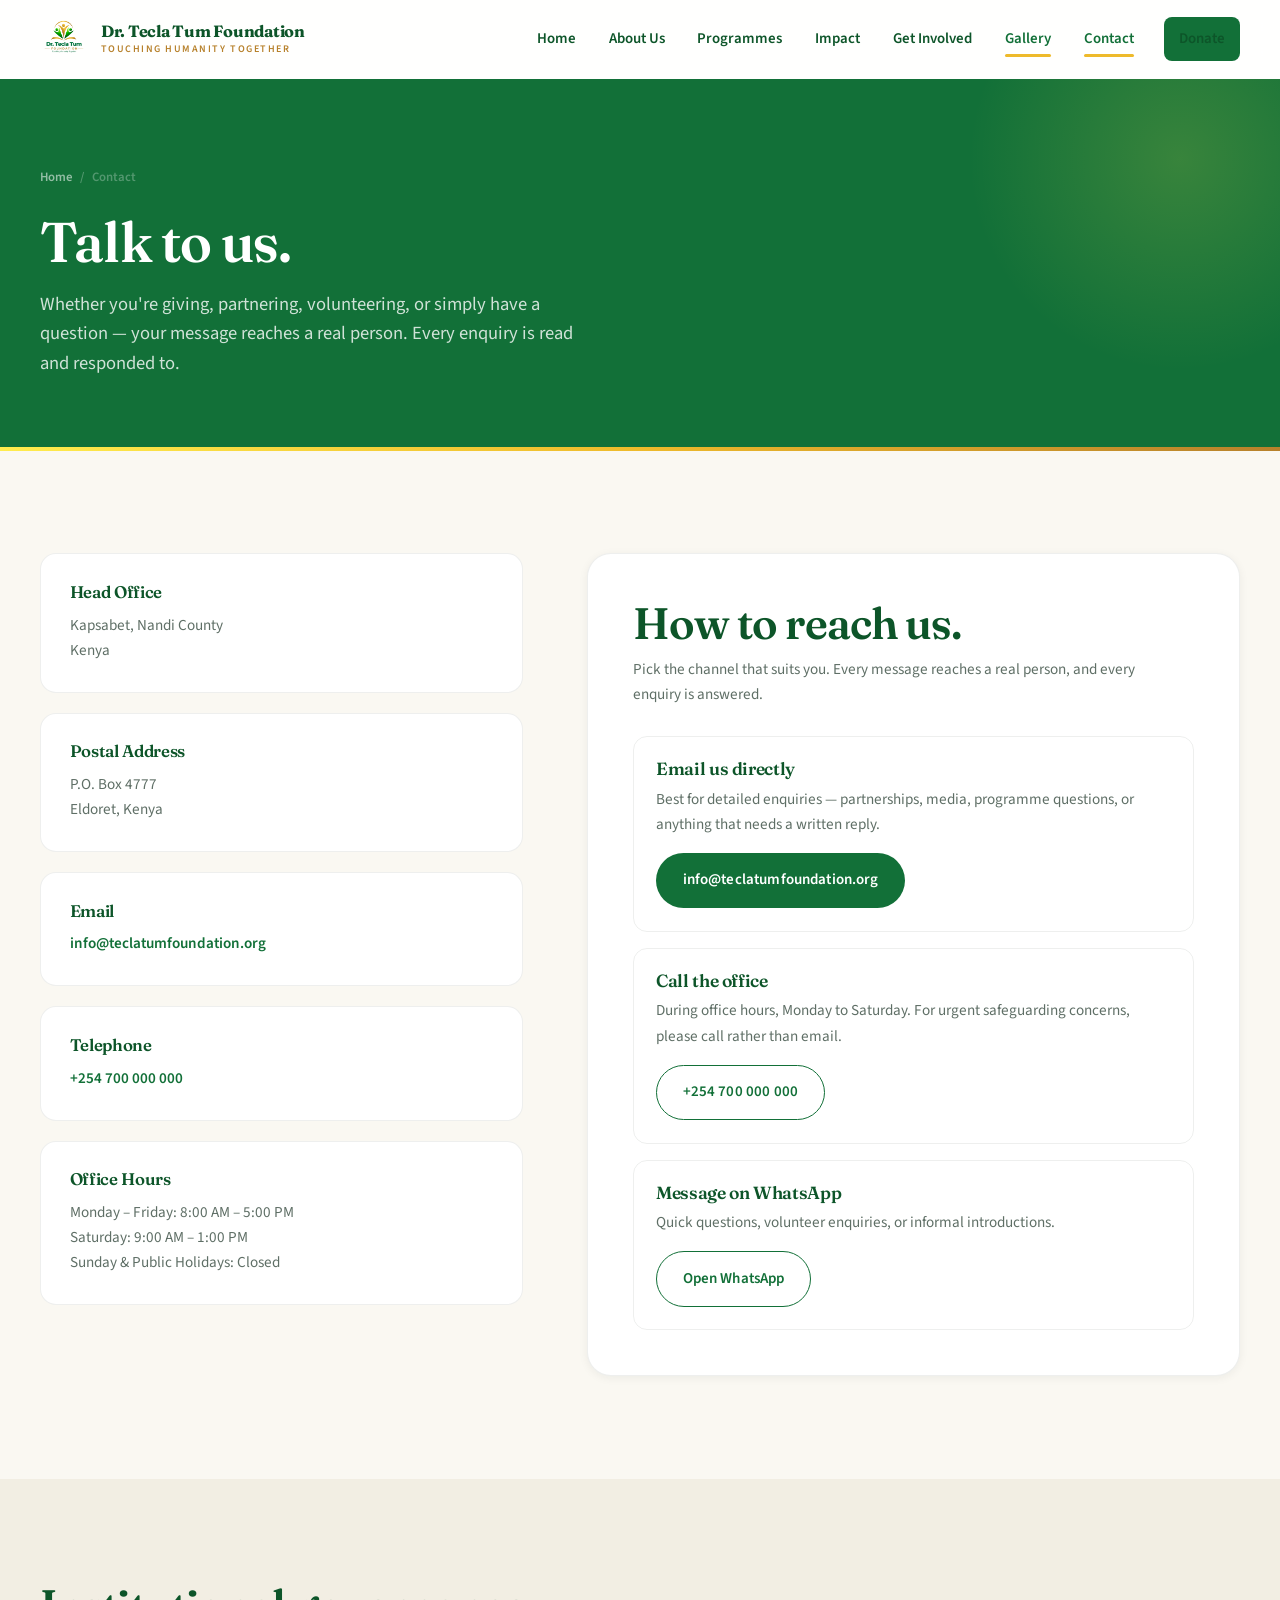
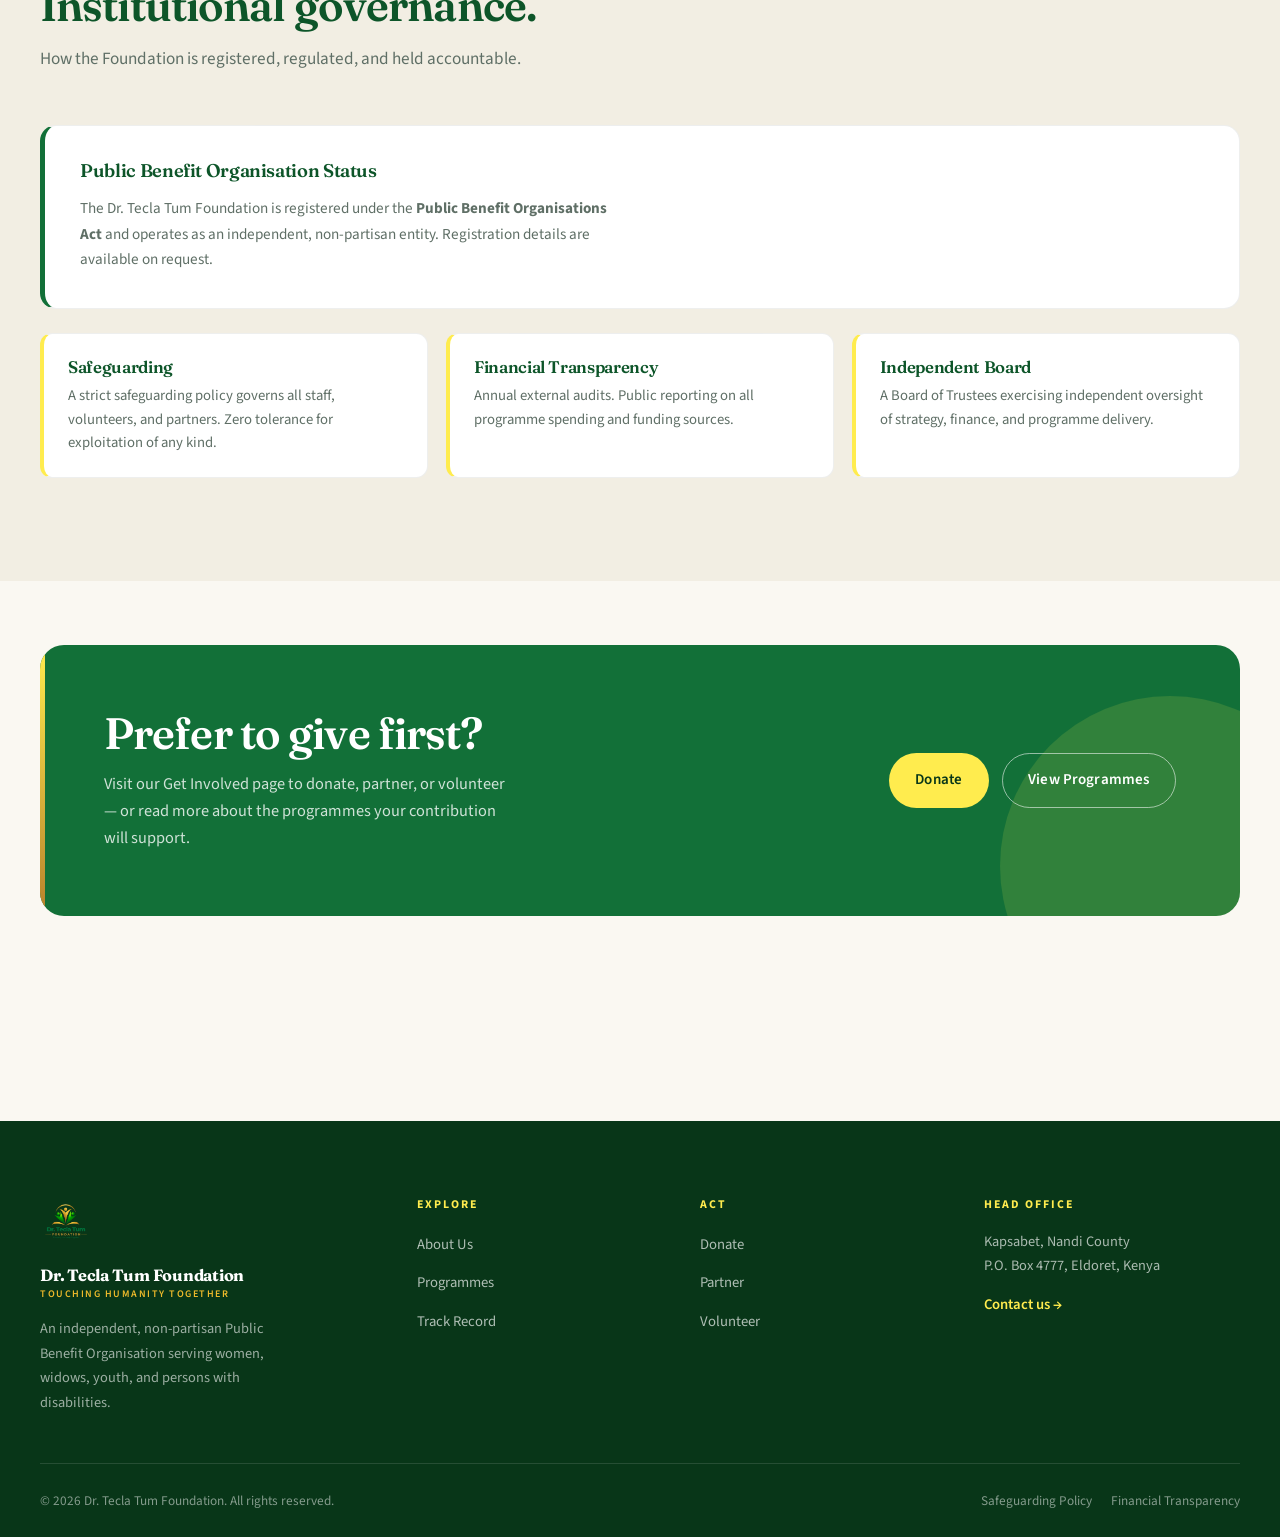
<file: contact.html>
<!DOCTYPE html>
<html lang="en">
<head>
<meta charset="UTF-8">
<meta name="viewport" content="width=device-width, initial-scale=1">
<title>Contact &amp; Location | Dr. Tecla Tum Foundation</title>
<meta name="description" content="Contact the Dr. Tecla Tum Foundation. Head office in Kapsabet, Nandi County. Enquiries for general, partnership, media, and volunteer matters.">
<link rel="icon" href="static/images/logo.png">
<link rel="preconnect" href="https://fonts.googleapis.com">
<link rel="preconnect" href="https://fonts.gstatic.com" crossorigin>
<link href="https://fonts.googleapis.com/css2?family=Fraunces:ital,opsz,wght@0,9..144,400;0,9..144,600;0,9..144,700;1,9..144,400;1,9..144,600&family=Source+Sans+3:wght@400;500;600;700&display=swap" rel="stylesheet">
<link rel="stylesheet" href="css/style.css">
</head>
<body>

<!-- ============ HEADER ============ -->
<header class="site-header" id="siteHeader">
  <div class="wrap header-inner">

    <a class="brand" href="index.html" aria-label="Dr. Tecla Tum Foundation — home">
      <img class="brand-logo" src="static/images/logo.png" alt="Dr. Tecla Tum Foundation logo">
      <span class="brand-text">
        <span class="brand-name">Dr. Tecla Tum Foundation</span>
        <span class="brand-sub">Touching Humanity Together</span>
      </span>
    </a>

    <button class="nav-toggle" type="button" aria-label="Toggle navigation" aria-expanded="false" aria-controls="siteNav">
      <span></span><span></span><span></span>
    </button>

    <nav class="site-nav" id="siteNav" aria-label="Primary">
      <a href="index.html">Home</a>
      <a href="about.html">About Us</a>
      <a href="programmes.html">Programmes</a>
      <a href="impact.html">Impact</a>
      <a href="get-involved.html">Get Involved</a>
      <a href="gallery.html" aria-current="page">Gallery</a>
      <a href="contact.html" aria-current="page">Contact</a>
      <a class="btn btn--green nav-cta" href="get-involved.html#donate">Donate</a>
    </nav>

  </div>
</header>

<main>

  <!-- ============ PAGE HERO ============ -->
  <section class="page-hero">
    <div class="wrap">
      <nav class="crumbs" aria-label="Breadcrumb">
        <a href="index.html">Home</a><span>/</span><span>Contact</span>
      </nav>
      <h1>Talk to us.</h1>
      <p>Whether you're giving, partnering, volunteering, or simply have a question —
         your message reaches a real person. Every enquiry is read and responded to.</p>
    </div>
  </section>

  <!-- ============ CONTACT GRID ============ -->
  <section class="section">
    <div class="wrap">
      <div class="contact-grid">

        <!-- ============ LEFT: INFO ============ -->
        <div>

          <div class="info-card reveal">
            <h3>Head Office</h3>
            <p>
              Kapsabet, Nandi County<br>
              Kenya
            </p>
          </div>

          <div class="info-card reveal" style="--d:80ms;">
            <h3>Postal Address</h3>
            <p>
              P.O. Box 4777<br>
              Eldoret, Kenya
            </p>
          </div>

          <div class="info-card reveal" style="--d:160ms;">
            <h3>Email</h3>
            <p>
              <a href="mailto:info@teclatumfoundation.org">info@teclatumfoundation.org</a>
            </p>
          </div>

          <div class="info-card reveal" style="--d:240ms;">
            <h3>Telephone</h3>
            <p>
              <a href="tel:+254700000000">+254 700 000 000</a>
            </p>
          </div>

          <div class="info-card reveal" style="--d:320ms;">
            <h3>Office Hours</h3>
            <p>
              Monday – Friday: 8:00 AM – 5:00 PM<br>
              Saturday: 9:00 AM – 1:00 PM<br>
              Sunday &amp; Public Holidays: Closed
            </p>
          </div>

        </div>

        <!-- ============ RIGHT: HOW TO REACH US ============ -->
        <div class="reveal" style="--d:120ms;">
          <div class="form-card">

            <h2 style="margin-bottom:.6rem;">How to reach us.</h2>
            <p style="font-size:.95rem; color:var(--muted); margin-bottom:1.8rem;">
              Pick the channel that suits you. Every message reaches a real person, and every
              enquiry is answered.
            </p>

            <!-- Email -->
            <div style="padding:1.4rem; border:1px solid var(--line-soft); border-radius:14px; margin-bottom:1rem;">
              <h3 style="font-family:var(--serif); font-size:1.1rem; font-weight:600; color:#0d5529; margin:0 0 .5rem 0;">
                Email us directly
              </h3>
              <p style="font-size:.95rem; color:var(--muted); margin:0 0 1rem 0;">
                Best for detailed enquiries — partnerships, media, programme questions, or
                anything that needs a written reply.
              </p>
              <a class="btn btn--green" href="mailto:info@teclatumfoundation.org">
                info@teclatumfoundation.org
              </a>
            </div>

            <!-- Phone -->
            <div style="padding:1.4rem; border:1px solid var(--line-soft); border-radius:14px; margin-bottom:1rem;">
              <h3 style="font-family:var(--serif); font-size:1.1rem; font-weight:600; color:#0d5529; margin:0 0 .5rem 0;">
                Call the office
              </h3>
              <p style="font-size:.95rem; color:var(--muted); margin:0 0 1rem 0;">
                During office hours, Monday to Saturday. For urgent safeguarding concerns,
                please call rather than email.
              </p>
              <a class="btn btn--outline-dark" href="tel:+254700000000">
                +254 700 000 000
              </a>
            </div>

            <!-- WhatsApp -->
            <div style="padding:1.4rem; border:1px solid var(--line-soft); border-radius:14px;">
              <h3 style="font-family:var(--serif); font-size:1.1rem; font-weight:600; color:#0d5529; margin:0 0 .5rem 0;">
                Message on WhatsApp
              </h3>
              <p style="font-size:.95rem; color:var(--muted); margin:0 0 1rem 0;">
                Quick questions, volunteer enquiries, or informal introductions.
              </p>
              <a class="btn btn--outline-dark" href="https://wa.me/254700000000" target="_blank" rel="noopener">
                Open WhatsApp
              </a>
            </div>

          </div>
        </div>

      </div>
    </div>
  </section>

  <!-- ============ GOVERNANCE STATEMENT ============ -->
  <section class="section section--bone">
    <div class="wrap">

      <div class="section-head reveal">
        <h2>Institutional governance.</h2>
        <p>How the Foundation is registered, regulated, and held accountable.</p>
      </div>

      <div class="notice reveal" style="border-left-color:var(--green);">
        <h3 style="color:#0d5529; font-family:var(--serif); font-size:1.15rem; font-weight:600; margin:0 0 .9rem 0;">
          Public Benefit Organisation Status
        </h3>
        <p>
          The Dr. Tecla Tum Foundation is registered under the <strong>Public Benefit Organisations Act</strong>
          and operates as an independent, non-partisan entity. Registration details are available
          on request.
        </p>
      </div>

      <div class="values" style="margin-top:1.5rem;">

        <article class="value reveal">
          <h4>Safeguarding</h4>
          <p>A strict safeguarding policy governs all staff, volunteers, and partners. Zero tolerance for exploitation of any kind.</p>
        </article>

        <article class="value reveal" style="--d:80ms;">
          <h4>Financial Transparency</h4>
          <p>Annual external audits. Public reporting on all programme spending and funding sources.</p>
        </article>

        <article class="value reveal" style="--d:160ms;">
          <h4>Independent Board</h4>
          <p>A Board of Trustees exercising independent oversight of strategy, finance, and programme delivery.</p>
        </article>

      </div>

    </div>
  </section>

  <!-- ============ CTA BAND ============ -->
  <section class="section section--tight">
    <div class="wrap">
      <div class="cta-band reveal">
        <div>
          <h2>Prefer to give first?</h2>
          <p>Visit our Get Involved page to donate, partner, or volunteer — or read more about
             the programmes your contribution will support.</p>
        </div>
        <div class="btn-row">
          <a class="btn btn--yellow" href="get-involved.html#donate">Donate</a>
          <a class="btn btn--outline" href="programmes.html">View Programmes</a>
        </div>
      </div>
    </div>
  </section>

</main>

<!-- ============ FOOTER ============ -->
<footer class="site-footer">
  <div class="wrap">

    <div class="footer-grid">
      <div class="footer-brand">
        <img class="brand-logo" src="static/images/logo.png" alt="Dr. Tecla Tum Foundation logo">
        <span class="brand-text">
          <span class="brand-name">Dr. Tecla Tum Foundation</span>
          <span class="brand-sub">Touching Humanity Together</span>
        </span>
        <p>An independent, non-partisan Public Benefit Organisation serving women, widows, youth, and persons with disabilities.</p>
      </div>

      <div class="footer-col">
        <h4>Explore</h4>
        <ul>
          <li><a href="about.html">About Us</a></li>
          <li><a href="programmes.html">Programmes</a></li>
          <li><a href="impact.html">Track Record</a></li>
        </ul>
      </div>

      <div class="footer-col">
        <h4>Act</h4>
        <ul>
          <li><a href="get-involved.html#donate">Donate</a></li>
          <li><a href="get-involved.html#partner">Partner</a></li>
          <li><a href="get-involved.html#volunteer">Volunteer</a></li>
        </ul>
      </div>

      <div class="footer-col">
        <h4>Head Office</h4>
        <p>Kapsabet, Nandi County<br>P.O. Box 4777, Eldoret, Kenya</p>
        <p style="margin-top:.8rem;">
          <a href="contact.html" style="color:var(--yellow);font-weight:600;">Contact us →</a>
        </p>
      </div>
    </div>

    <div class="footer-bar">
      <span>© <span id="year">2026</span> Dr. Tecla Tum Foundation. All rights reserved.</span>
      <span class="legal">
        <a href="contact.html">Safeguarding Policy</a>
        <a href="contact.html">Financial Transparency</a>
      </span>
    </div>

  </div>
</footer>

<script src="js/script.js"></script>
</body>
</html>
</file>
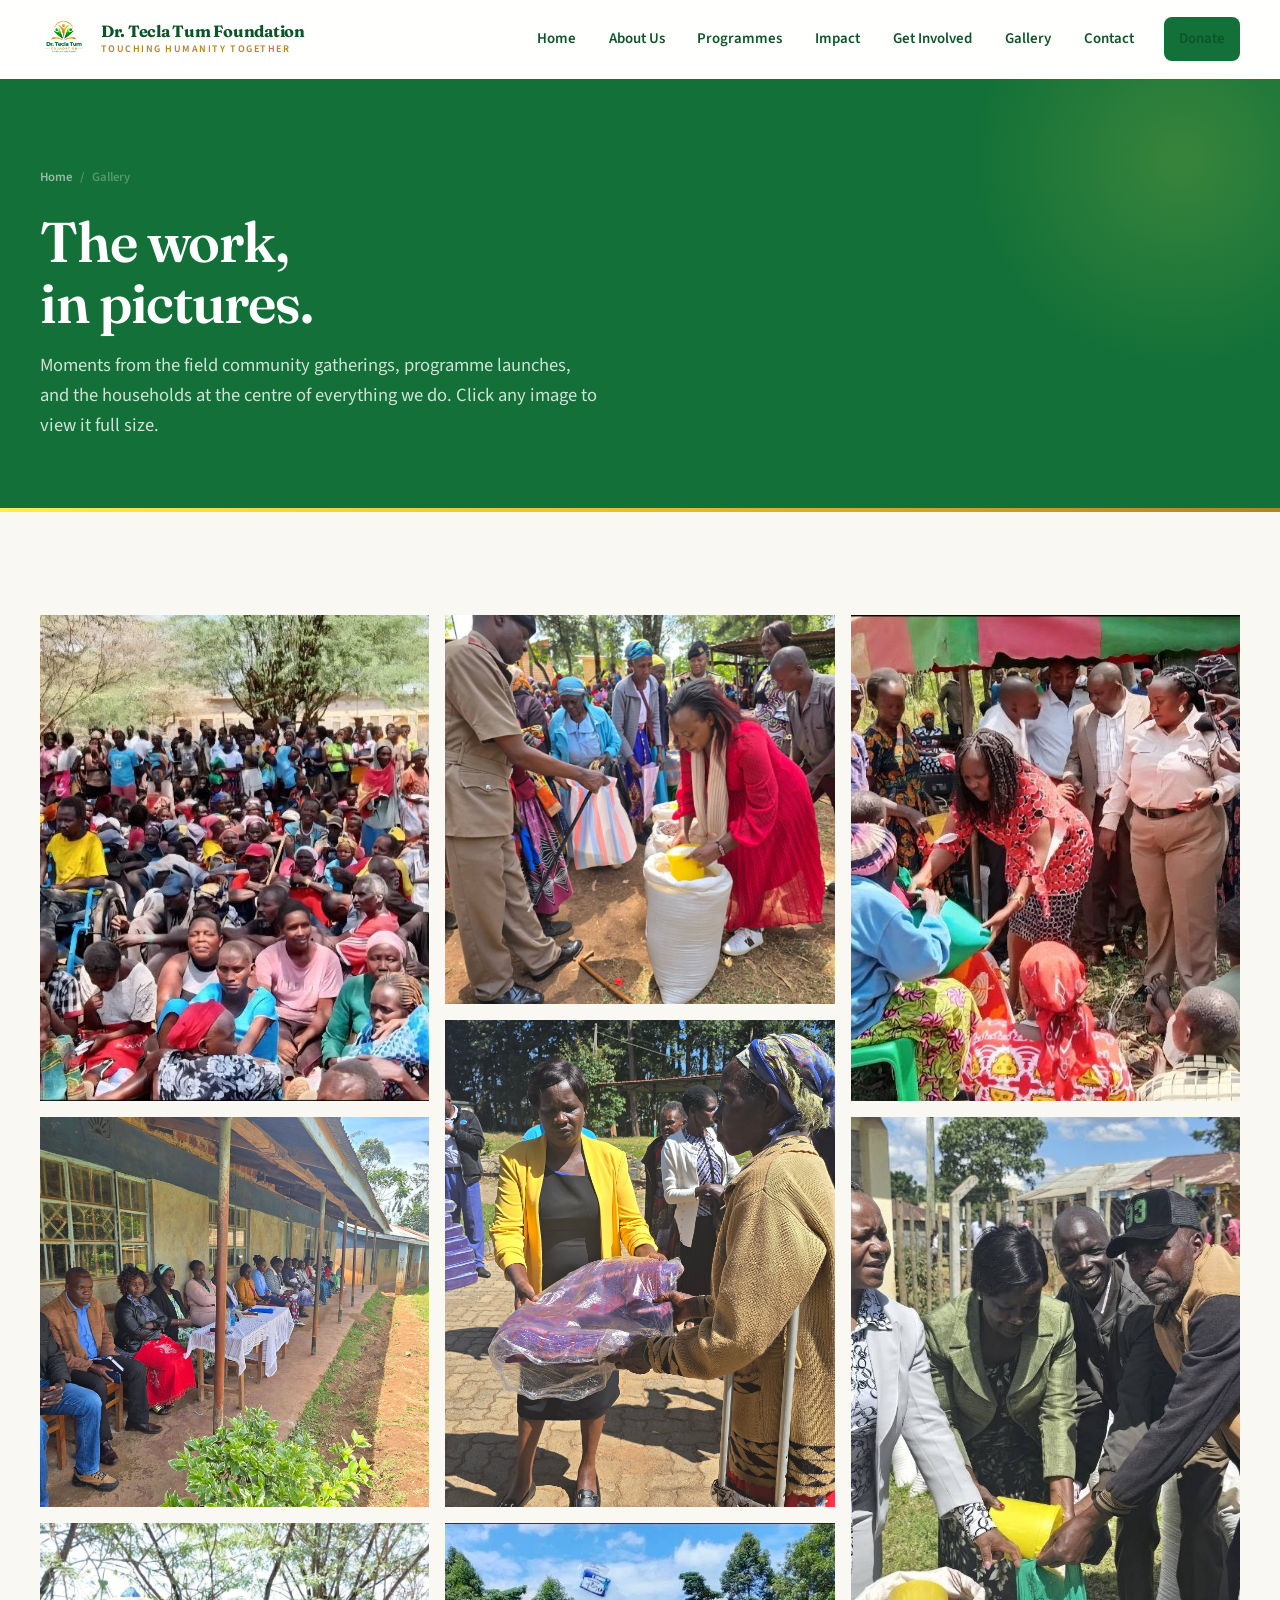
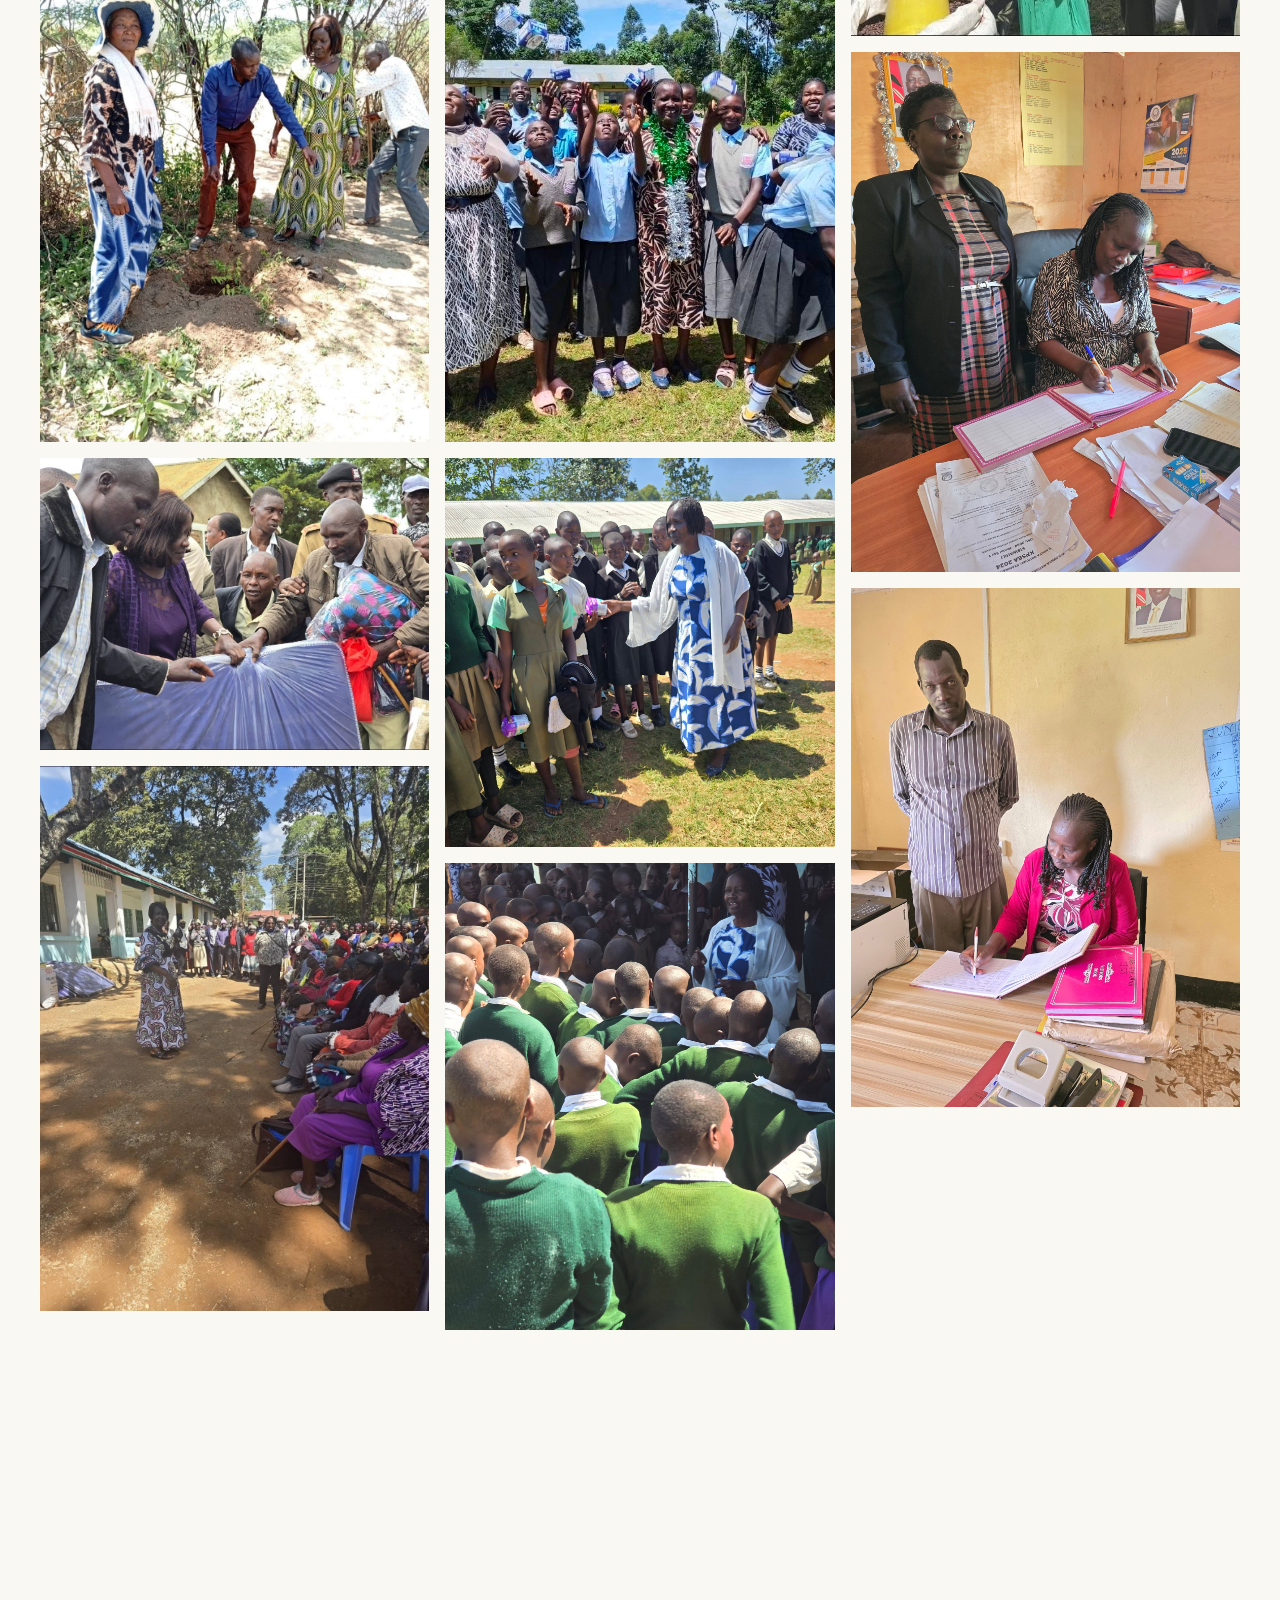
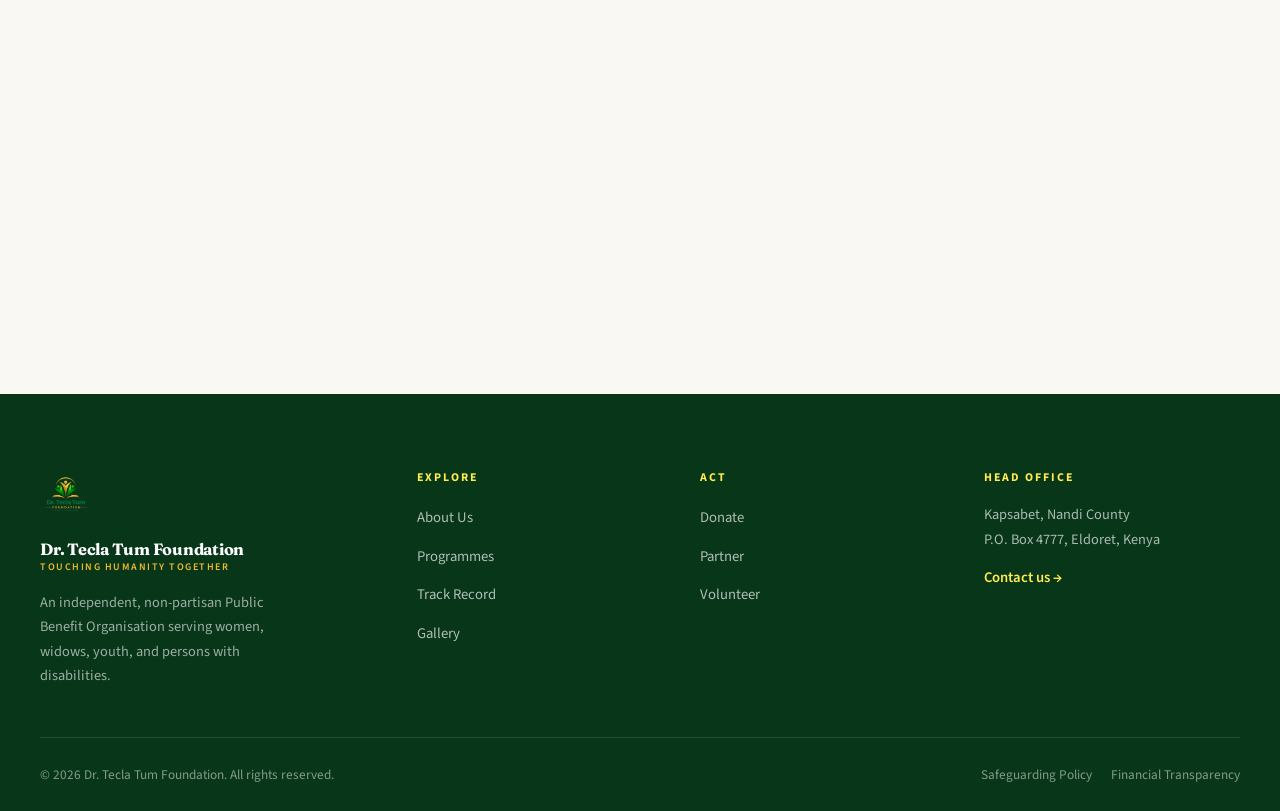
<file: gallery.html>
<!DOCTYPE html>
<html lang="en">
<head>
<meta charset="UTF-8">
<meta name="viewport" content="width=device-width, initial-scale=1">
<title>Gallery | Dr. Tecla Tum Foundation</title>
<meta name="description" content="Moments from the field  community gatherings, programme launches, and the households at the centre of the Dr. Tecla Tum Foundation's work.">
<link rel="icon" href="static/images/logo.png">
<link rel="preconnect" href="https://fonts.googleapis.com">
<link rel="preconnect" href="https://fonts.gstatic.com" crossorigin>
<link href="https://fonts.googleapis.com/css2?family=Fraunces:ital,opsz,wght@0,9..144,400;0,9..144,600;0,9..144,700;1,9..144,400;1,9..144,600&family=Source+Sans+3:wght@400;500;600;700&display=swap" rel="stylesheet">
<link rel="stylesheet" href="css/style.css">

<style>
  /* ============================================
     GALLERY  masonry + lightbox
     No rounded corners anywhere.
     ============================================ */

  .gallery-grid{
    columns: 3;
    column-gap: 1rem;
    margin: 0;
  }

  .gallery-item{
    position: relative;
    display: block;
    width: 100%;
    margin: 0 0 1rem;
    padding: 0;
    border: 0;
    background: #e8e3d6;
    overflow: hidden;
    cursor: zoom-in;
    break-inside: avoid;
    -webkit-column-break-inside: avoid;
    page-break-inside: avoid;
  }

  .gallery-item img{
    width: 100%;
    height: 100%;
    object-fit: cover;
    display: block;
    transition: transform .6s cubic-bezier(.22,1,.36,1), opacity .4s ease;
  }

  .gallery-item:hover img{
    transform: scale(1.04);
  }

  .gallery-item::after{
    content: "";
    position: absolute;
    inset: 0;
    background: linear-gradient(to top, rgba(8,54,24,.45), transparent 55%);
    opacity: 0;
    transition: opacity .3s ease;
    pointer-events: none;
  }

  .gallery-item:hover::after{ opacity: 1; }

  .gallery-item-caption{
    position: absolute;
    left: 1rem; right: 1rem; bottom: .9rem;
    z-index: 2;
    color: #fff;
    font-size: .82rem;
    font-weight: 600;
    letter-spacing: .02em;
    line-height: 1.35;
    opacity: 0;
    transform: translateY(6px);
    transition: opacity .3s ease, transform .3s ease;
    pointer-events: none;
  }

  .gallery-item:hover .gallery-item-caption{
    opacity: 1;
    transform: none;
  }

  /* ---------- Lightbox ---------- */
  .lightbox{
    position: fixed;
    inset: 0;
    z-index: 9999;
    background: rgba(6, 16, 10, .96);
    display: none;
    align-items: center;
    justify-content: center;
    padding: clamp(1rem, 4vw, 3rem);
    opacity: 0;
    transition: opacity .3s ease;
  }

  .lightbox.is-open{
    display: flex;
    opacity: 1;
  }

  .lightbox-figure{
    margin: 0;
    display: flex;
    flex-direction: column;
    align-items: center;
    max-width: 100%;
    max-height: 100%;
  }

  .lightbox-img{
    max-width: 100%;
    max-height: 82vh;
    object-fit: contain;
    display: block;
    box-shadow: 0 30px 80px rgba(0,0,0,.5);
  }

  .lightbox-caption{
    color: rgba(255,255,255,.78);
    font-size: .9rem;
    margin: 1.1rem 0 0;
    text-align: center;
    max-width: 60ch;
    line-height: 1.5;
  }

  .lightbox-btn{
    position: absolute;
    background: rgba(255,255,255,.08);
    border: 1px solid rgba(255,255,255,.2);
    color: #fff;
    cursor: pointer;
    display: grid;
    place-items: center;
    padding: 0;
    font-family: var(--sans);
    transition: background .2s ease, border-color .2s ease;
    z-index: 2;
  }

  .lightbox-btn:hover{
    background: rgba(255,255,255,.16);
    border-color: rgba(255,255,255,.45);
  }

  .lightbox-btn:focus-visible{
    outline: 2px solid #ffec4e;
    outline-offset: 3px;
  }

  .lightbox-close{
    top: 1.5rem; right: 1.5rem;
    width: 46px; height: 46px;
    font-size: 1.5rem;
    line-height: 1;
  }

  .lightbox-prev,
  .lightbox-next{
    top: 50%;
    transform: translateY(-50%);
    width: 54px; height: 54px;
    font-size: 2rem;
    line-height: 1;
  }

  .lightbox-prev{ left: 1.5rem; }
  .lightbox-next{ right: 1.5rem; }

  /* ---------- Responsive ---------- */
  @media (max-width: 980px){
    .gallery-grid{ columns: 2; }
  }

  @media (max-width: 620px){
    .gallery-grid{ columns: 1; column-gap: 0; }
    .gallery-item{ margin-bottom: .75rem; }

    .lightbox-prev,
    .lightbox-next{ width: 42px; height: 42px; font-size: 1.5rem; }
    .lightbox-prev{ left: .5rem; }
    .lightbox-next{ right: .5rem; }

    .lightbox-close{
      top: .5rem; right: .5rem;
      width: 40px; height: 40px;
      font-size: 1.3rem;
    }

    .lightbox-img{ max-height: 74vh; }
  }

  @media (prefers-reduced-motion: reduce){
    .gallery-item img{ transition: none; }
    .gallery-item:hover img{ transform: none; }
  }
</style>
</head>
<body>

<!-- ============ HEADER ============ -->
<header class="site-header" id="siteHeader">
  <div class="wrap header-inner">

    <a class="brand" href="index.html" aria-label="Dr. Tecla Tum Foundation  home">
      <img class="brand-logo" src="static/images/logo.png" alt="Dr. Tecla Tum Foundation logo">
      <span class="brand-text">
        <span class="brand-name">Dr. Tecla Tum Foundation</span>
        <span class="brand-sub">Touching Humanity Together</span>
      </span>
    </a>

    <button class="nav-toggle" type="button" aria-label="Toggle navigation" aria-expanded="false" aria-controls="siteNav">
      <span></span><span></span><span></span>
    </button>

    <nav class="site-nav" id="siteNav" aria-label="Primary">
      <a href="index.html">Home</a>
      <a href="about.html">About Us</a>
      <a href="programmes.html">Programmes</a>
      <a href="impact.html">Impact</a>
      <a href="get-involved.html">Get Involved</a>
      <a href="gallery.html">Gallery</a>
      <a href="contact.html">Contact</a>
      <a class="btn btn--green nav-cta" href="get-involved.html#donate">Donate</a>
    </nav>

  </div>
</header>

<main>

  <!-- ============ PAGE HERO ============ -->
  <section class="page-hero">
    <div class="wrap">
      <nav class="crumbs" aria-label="Breadcrumb">
        <a href="index.html">Home</a><span>/</span><span>Gallery</span>
      </nav>
      <h1>The work,<br>in pictures.</h1>
      <p>Moments from the field  community gatherings, programme launches, and the
         households at the centre of everything we do. Click any image to view it full size.</p>
    </div>
  </section>

  <!-- ============ GALLERY ============ -->
  <section class="section">
    <div class="wrap">

      <div class="gallery-grid">

        <figure class="gallery-item" style="aspect-ratio:4/5;">
          <img src="static/images/gallery-1.jpg" alt="" loading="lazy">
          <figcaption class="gallery-item-caption"></figcaption>
        </figure>

        <figure class="gallery-item" style="aspect-ratio:1/1;">
          <img src="static/images/gallery-2.jpg" alt="" loading="lazy">
          <figcaption class="gallery-item-caption"></figcaption>
        </figure>

        <figure class="gallery-item" style="aspect-ratio:3/4;">
          <img src="static/images/gallery-3.jpg" alt="" loading="lazy">
          <figcaption class="gallery-item-caption"></figcaption>
        </figure>

        <figure class="gallery-item" style="aspect-ratio:4/3;">
          <img src="static/images/gallery-4.jpg" alt="" loading="lazy">
          <figcaption class="gallery-item-caption"></figcaption>
        </figure>

        <figure class="gallery-item" style="aspect-ratio:5/7;">
          <img src="static/images/gallery-5.jpg" alt="" loading="lazy">
          <figcaption class="gallery-item-caption"></figcaption>
        </figure>

        <figure class="gallery-item" style="aspect-ratio:1/1;">
          <img src="static/images/gallery-6.jpg" alt="" loading="lazy">
          <figcaption class="gallery-item-caption"></figcaption>
        </figure>

        <figure class="gallery-item" style="aspect-ratio:4/5;">
          <img src="static/images/gallery-7.jpg" alt="" loading="lazy">
          <figcaption class="gallery-item-caption"></figcaption>
        </figure>

        <figure class="gallery-item" style="aspect-ratio:3/4;">
          <img src="static/images/gallery-8.jpg" alt="" loading="lazy">
          <figcaption class="gallery-item-caption"></figcaption>
        </figure>

        <figure class="gallery-item" style="aspect-ratio:1/1;">
          <img src="static/images/gallery-9.jpg" alt="" loading="lazy">
          <figcaption class="gallery-item-caption"></figcaption>
        </figure>

        <figure class="gallery-item" style="aspect-ratio:5/6;">
          <img src="static/images/gallery-10.jpg" alt="" loading="lazy">
          <figcaption class="gallery-item-caption"></figcaption>
        </figure>

        <figure class="gallery-item" style="aspect-ratio:4/5;">
          <img src="static/images/gallery-11.jpg" alt="" loading="lazy">
          <figcaption class="gallery-item-caption"></figcaption>
        </figure>

        <figure class="gallery-item" style="aspect-ratio:3/4;">
          <img src="static/images/gallery-12.jpg" alt="" loading="lazy">
          <figcaption class="gallery-item-caption"></figcaption>
        </figure>
<figure class="gallery-item" style="aspect-ratio:3/4;">
          <img src="static/images/gallery-13.jpg" alt="" loading="lazy">
          <figcaption class="gallery-item-caption"></figcaption>
        </figure>
        <figure class="gallery-item" style="aspect-ratio:3/4;">
          <img src="static/images/gallery-14.jpg" alt="" loading="lazy">
          <figcaption class="gallery-item-caption"></figcaption>
        </figure>
      </div>

    </div>
  </section>

  <!-- ============ CTA BAND ============ -->
  <section class="section section--tight">
    <div class="wrap">
      <div class="cta-band reveal">
        <div>
          <h2>See something worth supporting?</h2>
          <p>Every image here represents a household, a programme, or a turning point.
             Your contribution keeps the work moving.</p>
        </div>
        <div class="btn-row">
          <a class="btn btn--yellow" href="get-involved.html#donate">Donate</a>
          <a class="btn btn--outline" href="get-involved.html">Get Involved</a>
        </div>
      </div>
    </div>
  </section>

</main>

<!-- ============ FOOTER ============ -->
<footer class="site-footer">
  <div class="wrap">

    <div class="footer-grid">
      <div class="footer-brand">
        <img class="brand-logo" src="static/images/logo.png" alt="Dr. Tecla Tum Foundation logo">
        <span class="brand-text">
          <span class="brand-name">Dr. Tecla Tum Foundation</span>
          <span class="brand-sub">Touching Humanity Together</span>
        </span>
        <p>An independent, non-partisan Public Benefit Organisation serving women, widows, youth, and persons with disabilities.</p>
      </div>

      <div class="footer-col">
        <h4>Explore</h4>
        <ul>
          <li><a href="about.html">About Us</a></li>
          <li><a href="programmes.html">Programmes</a></li>
          <li><a href="impact.html">Track Record</a></li>
          <li><a href="gallery.html">Gallery</a></li>
        </ul>
      </div>

      <div class="footer-col">
        <h4>Act</h4>
        <ul>
          <li><a href="get-involved.html#donate">Donate</a></li>
          <li><a href="get-involved.html#partner">Partner</a></li>
          <li><a href="get-involved.html#volunteer">Volunteer</a></li>
        </ul>
      </div>

      <div class="footer-col">
        <h4>Head Office</h4>
        <p>Kapsabet, Nandi County<br>P.O. Box 4777, Eldoret, Kenya</p>
        <p style="margin-top:.8rem;">
          <a href="contact.html" style="color:var(--yellow);font-weight:600;">Contact us →</a>
        </p>
      </div>
    </div>

    <div class="footer-bar">
      <span>© <span id="year">2026</span> Dr. Tecla Tum Foundation. All rights reserved.</span>
      <span class="legal">
        <a href="contact.html">Safeguarding Policy</a>
        <a href="contact.html">Financial Transparency</a>
      </span>
    </div>

  </div>
</footer>

<script src="js/script.js"></script>

<!-- ============ LIGHTBOX ============ -->
<script>
(function () {
  'use strict';

  var items = Array.prototype.slice.call(document.querySelectorAll('.gallery-item img'));
  if (!items.length) return;

  /* Build lightbox once */
  var lb = document.createElement('div');
  lb.className = 'lightbox';
  lb.setAttribute('role', 'dialog');
  lb.setAttribute('aria-modal', 'true');
  lb.setAttribute('aria-label', 'Image viewer');
  lb.innerHTML =
    '<button class="lightbox-btn lightbox-close" type="button" aria-label="Close viewer">&times;</button>' +
    '<button class="lightbox-btn lightbox-prev" type="button" aria-label="Previous image">&lsaquo;</button>' +
    '<button class="lightbox-btn lightbox-next" type="button" aria-label="Next image">&rsaquo;</button>' +
    '<figure class="lightbox-figure">' +
      '<img class="lightbox-img" alt="">' +
      '<figcaption class="lightbox-caption"></figcaption>' +
    '</figure>';
  document.body.appendChild(lb);

  var lbImg = lb.querySelector('.lightbox-img');
  var lbCap = lb.querySelector('.lightbox-caption');
  var btnClose = lb.querySelector('.lightbox-close');
  var btnPrev = lb.querySelector('.lightbox-prev');
  var btnNext = lb.querySelector('.lightbox-next');
  var current = 0;

  function show(i) {
    current = (i + items.length) % items.length;
    var src = items[current];
    lbImg.src = src.currentSrc || src.src;
    lbImg.alt = src.alt || '';
    lbCap.textContent = src.alt || '';
    lbCap.style.display = src.alt ? 'block' : 'none';
  }

  function open(i) {
    show(i);
    lb.classList.add('is-open');
    document.body.style.overflow = 'hidden';
    btnClose.focus();
  }

  function close() {
    lb.classList.remove('is-open');
    document.body.style.overflow = '';
  }

  items.forEach(function (img, i) {
    var wrapper = img.closest('.gallery-item');
    if (!wrapper) return;
    wrapper.setAttribute('role', 'button');
    wrapper.setAttribute('tabindex', '0');
    wrapper.addEventListener('click', function () { open(i); });
    wrapper.addEventListener('keydown', function (e) {
      if (e.key === 'Enter' || e.key === ' ') {
        e.preventDefault();
        open(i);
      }
    });
  });

  btnClose.addEventListener('click', close);
  btnPrev.addEventListener('click', function (e) { e.stopPropagation(); show(current - 1); });
  btnNext.addEventListener('click', function (e) { e.stopPropagation(); show(current + 1); });

  lb.addEventListener('click', function (e) {
    if (e.target === lb) close();
  });

  document.addEventListener('keydown', function (e) {
    if (!lb.classList.contains('is-open')) return;
    if (e.key === 'Escape') close();
    if (e.key === 'ArrowLeft') show(current - 1);
    if (e.key === 'ArrowRight') show(current + 1);
  });
})();
</script>

</body>
</html>
</file>
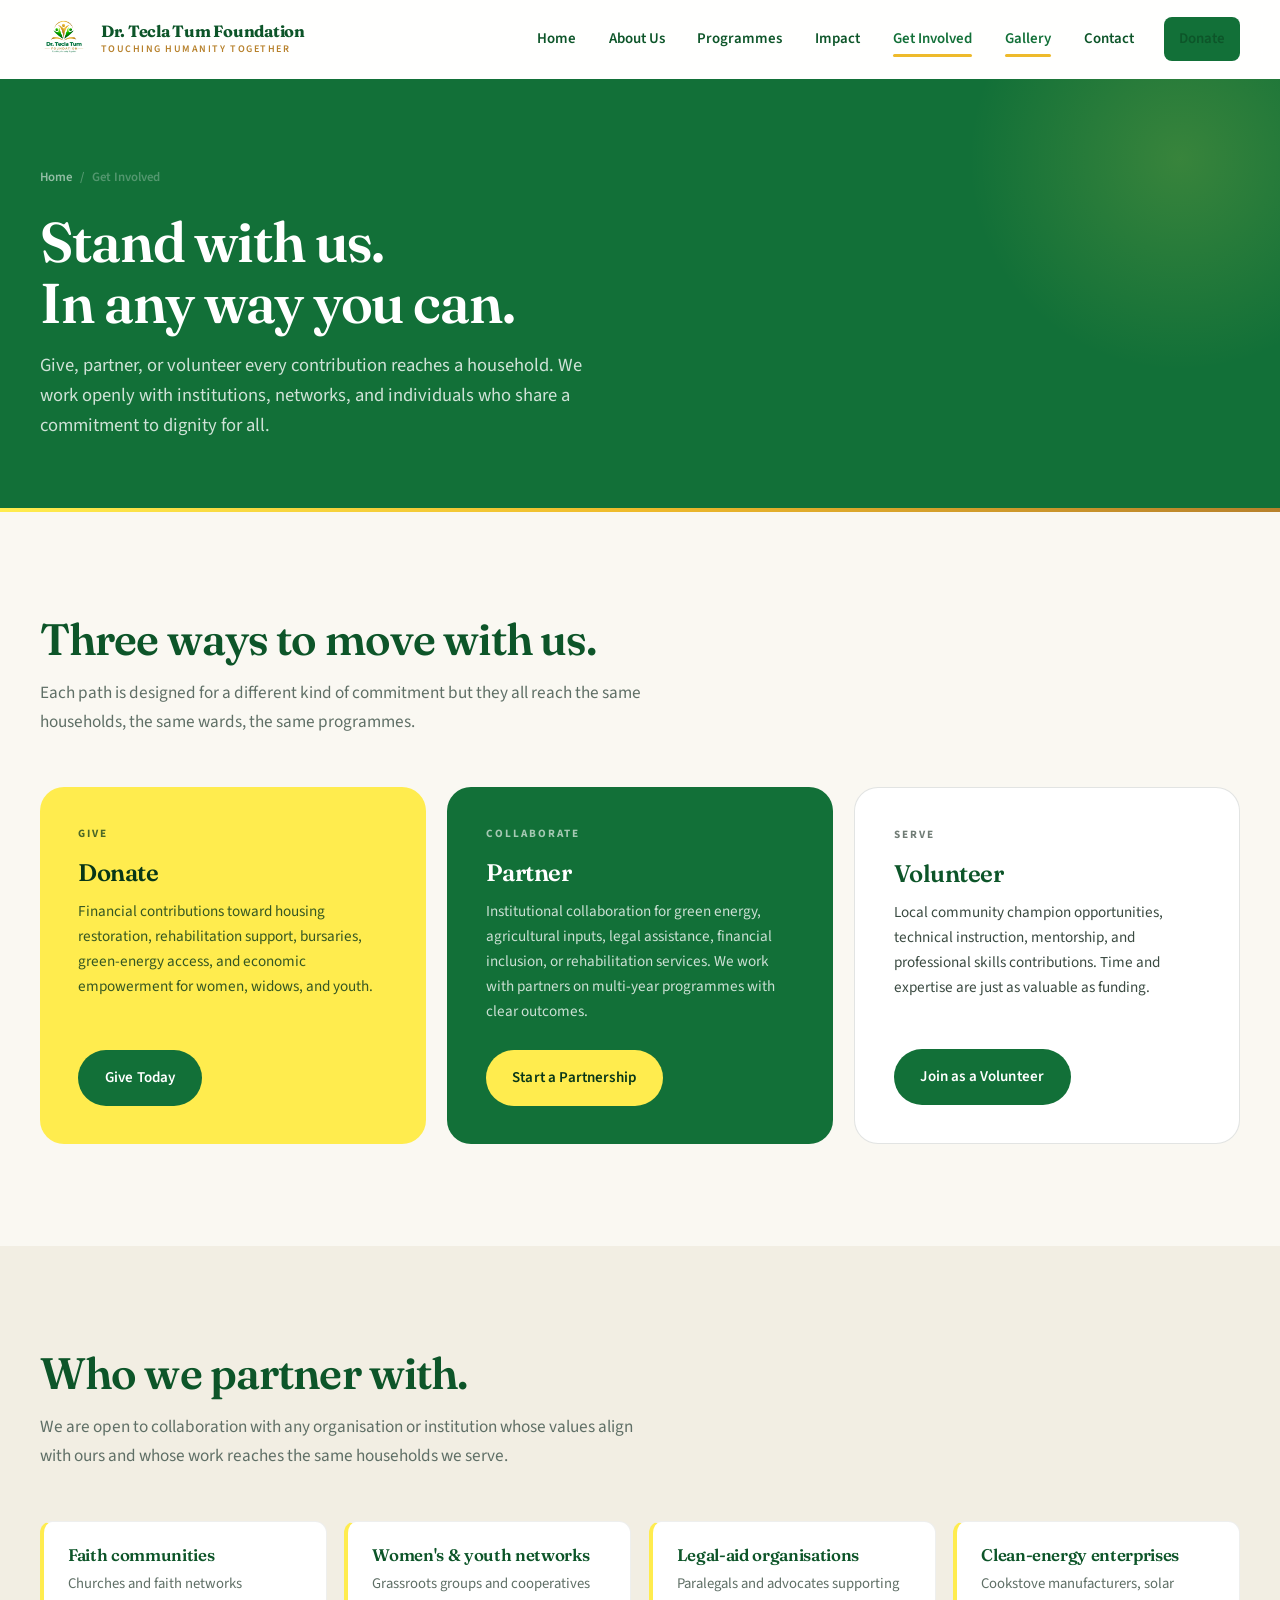
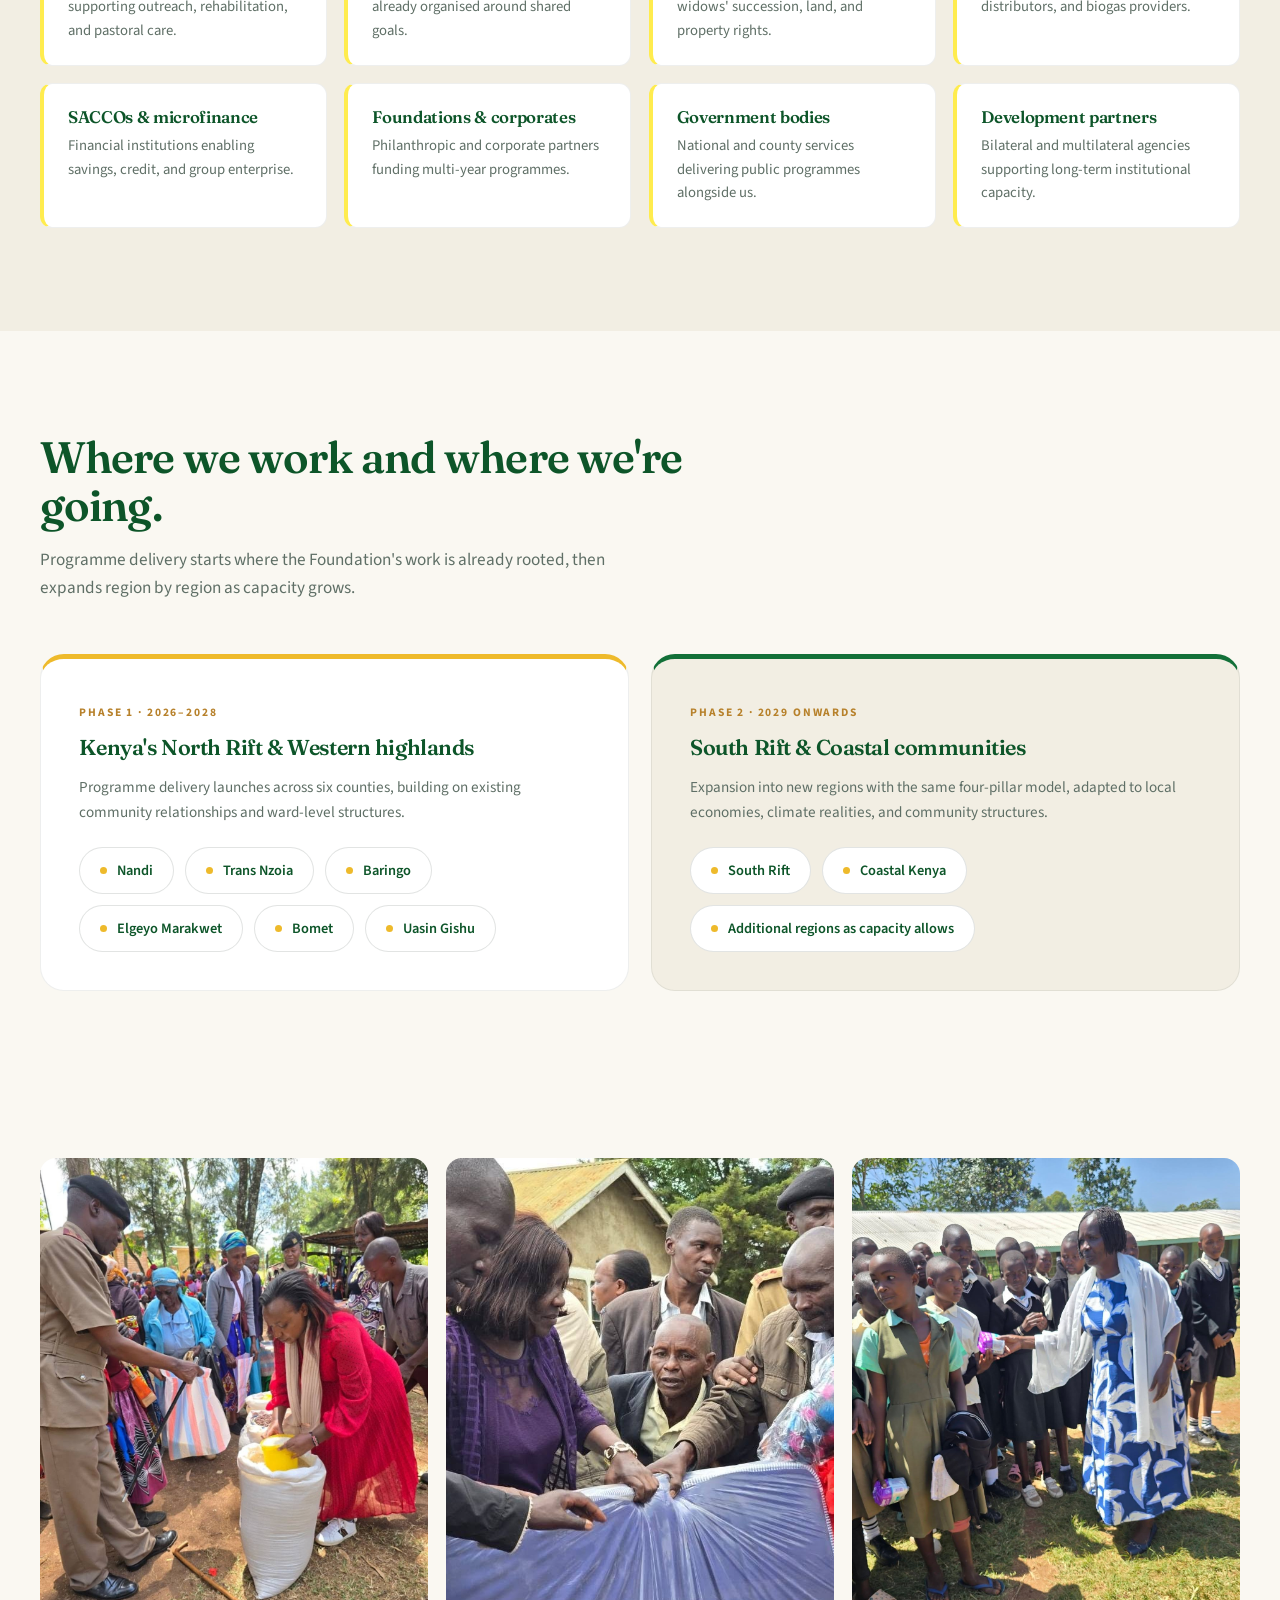
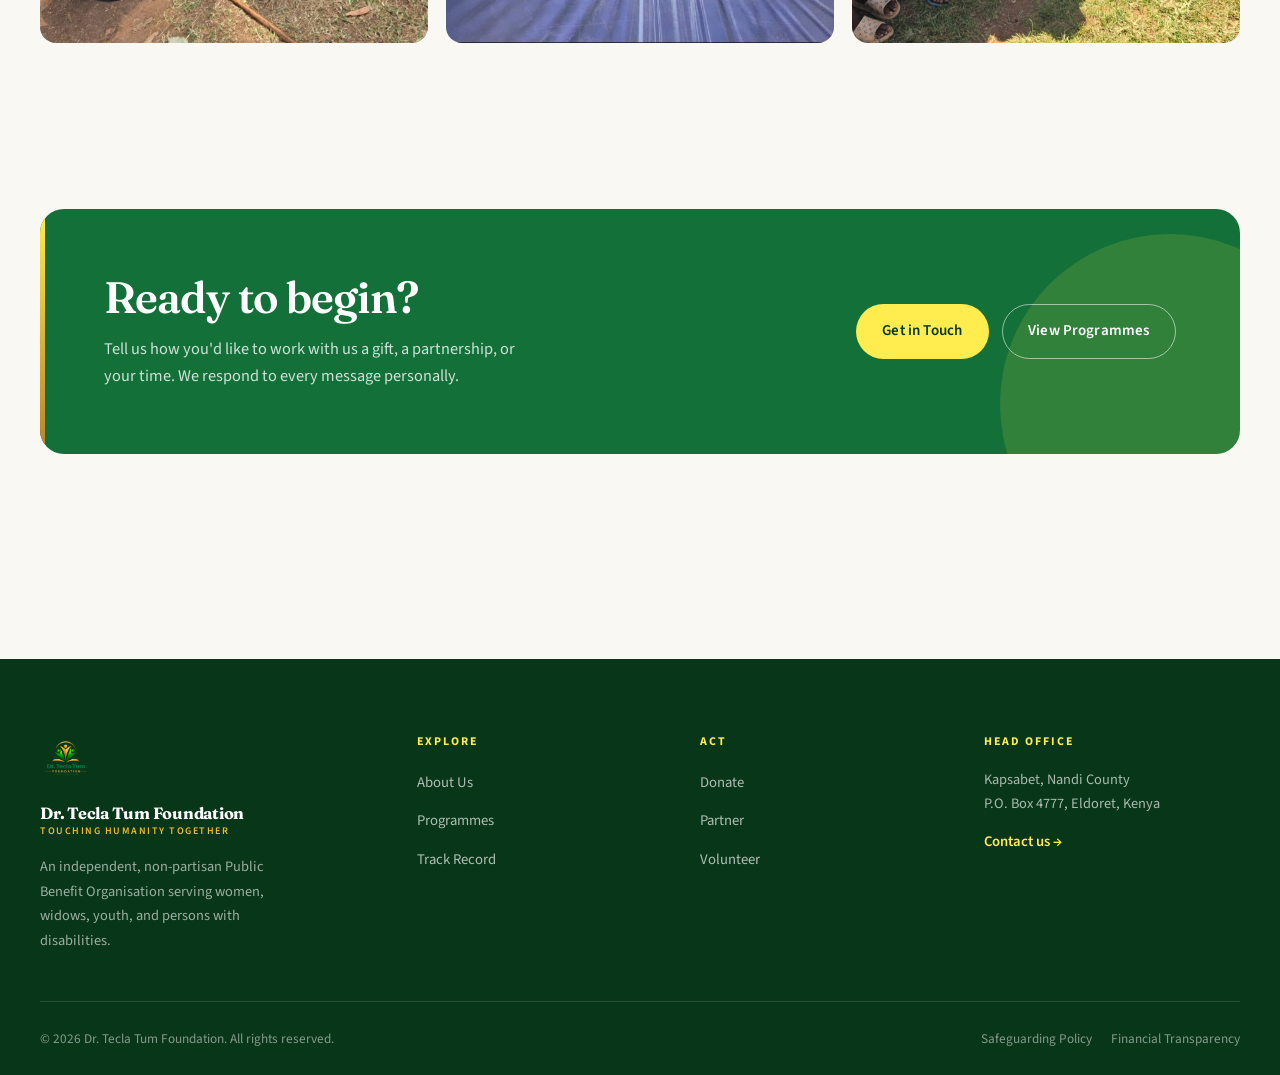
<file: get-involved.html>
<!DOCTYPE html>
<html lang="en">
<head>
<meta charset="UTF-8">
<meta name="viewport" content="width=device-width, initial-scale=1">
<title>Get Involved &amp; Partnerships | Dr. Tecla Tum Foundation</title>
<meta name="description" content="Donate, partner, or volunteer with the Dr. Tecla Tum Foundation. Open collaboration with faith communities, women and youth networks, legal-aid groups, clean-energy enterprises, SACCOs, and government bodies.">
<link rel="icon" href="static/images/logo.png">
<link rel="preconnect" href="https://fonts.googleapis.com">
<link rel="preconnect" href="https://fonts.gstatic.com" crossorigin>
<link href="https://fonts.googleapis.com/css2?family=Fraunces:ital,opsz,wght@0,9..144,400;0,9..144,600;0,9..144,700;1,9..144,400;1,9..144,600&family=Source+Sans+3:wght@400;500;600;700&display=swap" rel="stylesheet">
<link rel="stylesheet" href="css/style.css">
</head>
<body>

<!-- ============ HEADER ============ -->
<header class="site-header" id="siteHeader">
  <div class="wrap header-inner">

    <a class="brand" href="index.html" aria-label="Dr. Tecla Tum Foundation  home">
      <img class="brand-logo" src="static/images/logo.png" alt="Dr. Tecla Tum Foundation logo">
      <span class="brand-text">
        <span class="brand-name">Dr. Tecla Tum Foundation</span>
        <span class="brand-sub">Touching Humanity Together</span>
      </span>
    </a>

    <button class="nav-toggle" type="button" aria-label="Toggle navigation" aria-expanded="false" aria-controls="siteNav">
      <span></span><span></span><span></span>
    </button>

    <nav class="site-nav" id="siteNav" aria-label="Primary">
      <a href="index.html">Home</a>
      <a href="about.html">About Us</a>
      <a href="programmes.html">Programmes</a>
      <a href="impact.html">Impact</a>
      <a href="get-involved.html" aria-current="page">Get Involved</a>
      <a href="gallery.html" aria-current="page">Gallery</a>
      <a href="contact.html">Contact</a>
      <a class="btn btn--green nav-cta" href="#donate">Donate</a>
    </nav>

  </div>
</header>

<main>

  <!-- ============ PAGE HERO ============ -->
  <section class="page-hero">
    <div class="wrap">
      <nav class="crumbs" aria-label="Breadcrumb">
        <a href="index.html">Home</a><span>/</span><span>Get Involved</span>
      </nav>
      <h1>Stand with us.<br>In any way you can.</h1>
      <p>Give, partner, or volunteer  every contribution reaches a household. We work
         openly with institutions, networks, and individuals who share a commitment to
         dignity for all.</p>
    </div>
  </section>

  <!-- ============ ENGAGEMENT STREAMS ============ -->
  <section class="section">
    <div class="wrap">

      <div class="section-head reveal">
        <h2>Three ways to move with us.</h2>
        <p>Each path is designed for a different kind of commitment  but they all reach the
           same households, the same wards, the same programmes.</p>
      </div>

      <div class="streams">

        <!-- Donate -->
        <article class="stream stream--yellow reveal" id="donate">
          <span class="stream-tag">Give</span>
          <h3>Donate</h3>
          <p>Financial contributions toward housing restoration, rehabilitation support,
             bursaries, green-energy access, and economic empowerment for women, widows,
             and youth.</p>
          <a class="btn btn--green" href="contact.html">Give Today</a>
        </article>

        <!-- Partner -->
        <article class="stream stream--green reveal" id="partner" style="--d:120ms;">
          <span class="stream-tag">Collaborate</span>
          <h3>Partner</h3>
          <p>Institutional collaboration for green energy, agricultural inputs, legal
             assistance, financial inclusion, or rehabilitation services. We work with
             partners on multi-year programmes with clear outcomes.</p>
          <a class="btn btn--yellow" href="contact.html">Start a Partnership</a>
        </article>

        <!-- Volunteer -->
        <article class="stream stream--bone reveal" id="volunteer" style="--d:240ms;">
          <span class="stream-tag">Serve</span>
          <h3>Volunteer</h3>
          <p>Local community champion opportunities, technical instruction, mentorship,
             and professional skills contributions. Time and expertise are just as
             valuable as funding.</p>
          <a class="btn btn--green" href="contact.html">Join as a Volunteer</a>
        </article>

      </div>

    </div>
  </section>

  <!-- ============ PARTNERSHIP FRAMEWORK ============ -->
  <section class="section section--bone">
    <div class="wrap">

      <div class="section-head reveal">
        <h2>Who we partner with.</h2>
        <p>We are open to collaboration with any organisation or institution whose values
           align with ours  and whose work reaches the same households we serve.</p>
      </div>

      <div class="values">

        <article class="value reveal">
          <h4>Faith communities</h4>
          <p>Churches and faith networks supporting outreach, rehabilitation, and pastoral care.</p>
        </article>

        <article class="value reveal" style="--d:60ms;">
          <h4>Women's &amp; youth networks</h4>
          <p>Grassroots groups and cooperatives already organised around shared goals.</p>
        </article>

        <article class="value reveal" style="--d:120ms;">
          <h4>Legal-aid organisations</h4>
          <p>Paralegals and advocates supporting widows' succession, land, and property rights.</p>
        </article>

        <article class="value reveal" style="--d:180ms;">
          <h4>Clean-energy enterprises</h4>
          <p>Cookstove manufacturers, solar distributors, and biogas providers.</p>
        </article>

        <article class="value reveal" style="--d:240ms;">
          <h4>SACCOs &amp; microfinance</h4>
          <p>Financial institutions enabling savings, credit, and group enterprise.</p>
        </article>

        <article class="value reveal" style="--d:300ms;">
          <h4>Foundations &amp; corporates</h4>
          <p>Philanthropic and corporate partners funding multi-year programmes.</p>
        </article>

        <article class="value reveal" style="--d:360ms;">
          <h4>Government bodies</h4>
          <p>National and county services delivering public programmes alongside us.</p>
        </article>

        <article class="value reveal" style="--d:420ms;">
          <h4>Development partners</h4>
          <p>Bilateral and multilateral agencies supporting long-term institutional capacity.</p>
        </article>

      </div>

    </div>
  </section>

  <!-- ============ PHASED EXPANSION ============ -->
  <section class="section">
    <div class="wrap">

      <div class="section-head reveal">
        <h2>Where we work  and where we're going.</h2>
        <p>Programme delivery starts where the Foundation's work is already rooted, then
           expands region by region as capacity grows.</p>
      </div>

      <div class="phases">

        <article class="phase reveal">
          <span class="phase-label">Phase 1 · 2026–2028</span>
          <h3>Kenya's North Rift &amp; Western highlands</h3>
          <p>Programme delivery launches across six counties, building on existing
             community relationships and ward-level structures.</p>

          <div class="counties" style="margin-top:1.4rem;">
            <span class="county">Nandi</span>
            <span class="county">Trans Nzoia</span>
            <span class="county">Baringo</span>
            <span class="county">Elgeyo Marakwet</span>
            <span class="county">Bomet</span>
            <span class="county">Uasin Gishu</span>
          </div>
        </article>

        <article class="phase phase--next reveal" style="--d:120ms;">
          <span class="phase-label">Phase 2 · 2029 onwards</span>
          <h3>South Rift &amp; Coastal communities</h3>
          <p>Expansion into new regions with the same four-pillar model, adapted to
             local economies, climate realities, and community structures.</p>

          <div class="counties" style="margin-top:1.4rem;">
            <span class="county">South Rift</span>
            <span class="county">Coastal Kenya</span>
            <span class="county">Additional regions as capacity allows</span>
          </div>
        </article>

      </div>

    </div>
  </section>

  <!-- ============ IMAGE TRIO ============ -->
  <section class="section section--tight">
    <div class="wrap">
      <div style="display:grid; grid-template-columns:repeat(3,1fr); gap:1.1rem;">

        <div class="reveal" style="border-radius:16px; overflow:hidden; aspect-ratio:4/5;">
          <img src="static/images/partner1.jpg"
               alt="Community members receiving support through the Foundation"
               style="width:100%; height:100%; object-fit:cover; display:block;">
        </div>

        <div class="reveal" style="--d:120ms; border-radius:16px; overflow:hidden; aspect-ratio:4/5;">
          <img src="static/images/partner2.jpg"
               alt="Institutional partners meeting with the Foundation"
               style="width:100%; height:100%; object-fit:cover; display:block;">
        </div>

        <div class="reveal" style="--d:240ms; border-radius:16px; overflow:hidden; aspect-ratio:4/5;">
          <img src="static/images/partner3.jpg"
               alt="Volunteers working in the field"
               style="width:100%; height:100%; object-fit:cover; display:block;">
        </div>

      </div>
    </div>
  </section>

  <!-- ============ CTA BAND ============ -->
  <section class="section section--tight">
    <div class="wrap">
      <div class="cta-band reveal">
        <div>
          <h2>Ready to begin?</h2>
          <p>Tell us how you'd like to work with us  a gift, a partnership, or your time.
             We respond to every message personally.</p>
        </div>
        <div class="btn-row">
          <a class="btn btn--yellow" href="contact.html">Get in Touch</a>
          <a class="btn btn--outline" href="programmes.html">View Programmes</a>
        </div>
      </div>
    </div>
  </section>

</main>

<!-- ============ FOOTER ============ -->
<footer class="site-footer">
  <div class="wrap">

    <div class="footer-grid">
      <div class="footer-brand">
        <img class="brand-logo" src="static/images/logo.png" alt="Dr. Tecla Tum Foundation logo">
        <span class="brand-text">
          <span class="brand-name">Dr. Tecla Tum Foundation</span>
          <span class="brand-sub">Touching Humanity Together</span>
        </span>
        <p>An independent, non-partisan Public Benefit Organisation serving women, widows, youth, and persons with disabilities.</p>
      </div>

      <div class="footer-col">
        <h4>Explore</h4>
        <ul>
          <li><a href="about.html">About Us</a></li>
          <li><a href="programmes.html">Programmes</a></li>
          <li><a href="impact.html">Track Record</a></li>
        </ul>
      </div>

      <div class="footer-col">
        <h4>Act</h4>
        <ul>
          <li><a href="#donate">Donate</a></li>
          <li><a href="#partner">Partner</a></li>
          <li><a href="#volunteer">Volunteer</a></li>
        </ul>
      </div>

      <div class="footer-col">
        <h4>Head Office</h4>
        <p>Kapsabet, Nandi County<br>P.O. Box 4777, Eldoret, Kenya</p>
        <p style="margin-top:.8rem;">
          <a href="contact.html" style="color:var(--yellow);font-weight:600;">Contact us →</a>
        </p>
      </div>
    </div>

    <div class="footer-bar">
      <span>© <span id="year">2026</span> Dr. Tecla Tum Foundation. All rights reserved.</span>
      <span class="legal">
        <a href="contact.html">Safeguarding Policy</a>
        <a href="contact.html">Financial Transparency</a>
      </span>
    </div>

  </div>
</footer>

<script src="js/script.js"></script>
</body>
</html>
</file>
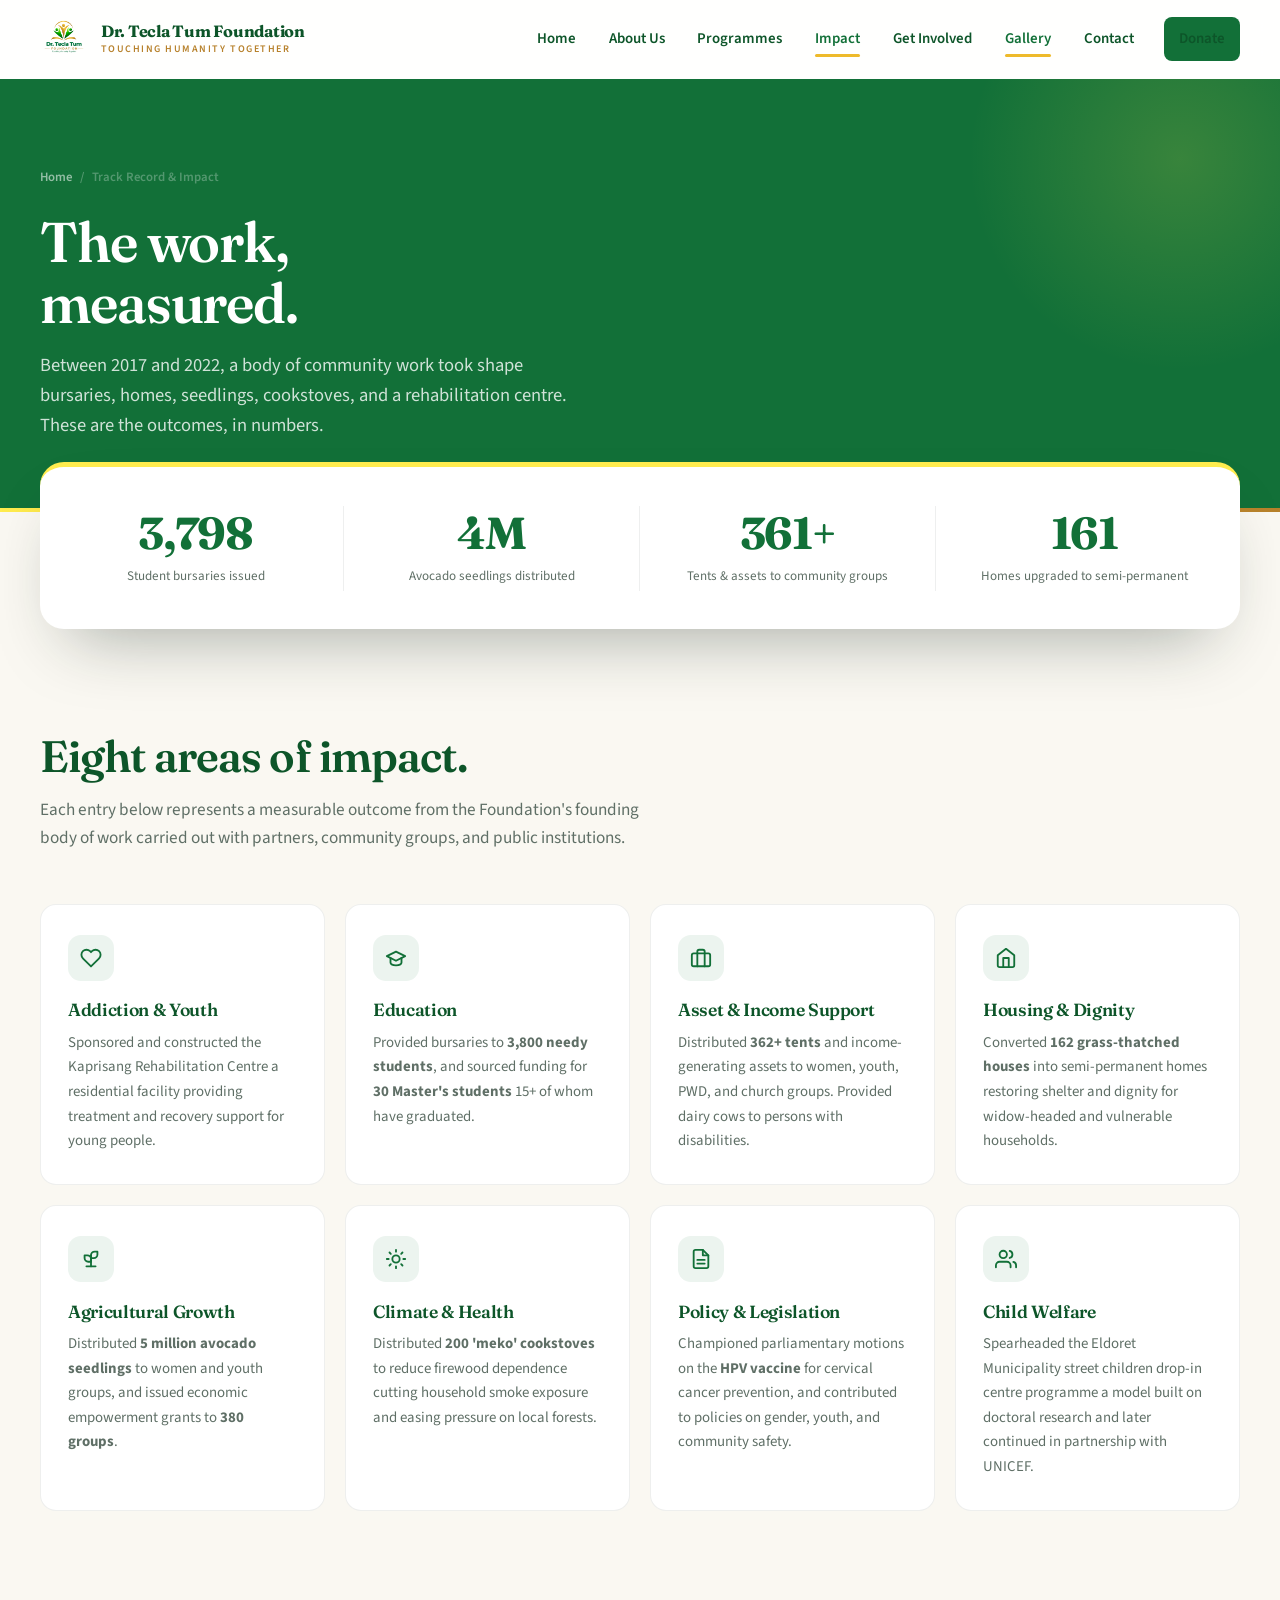
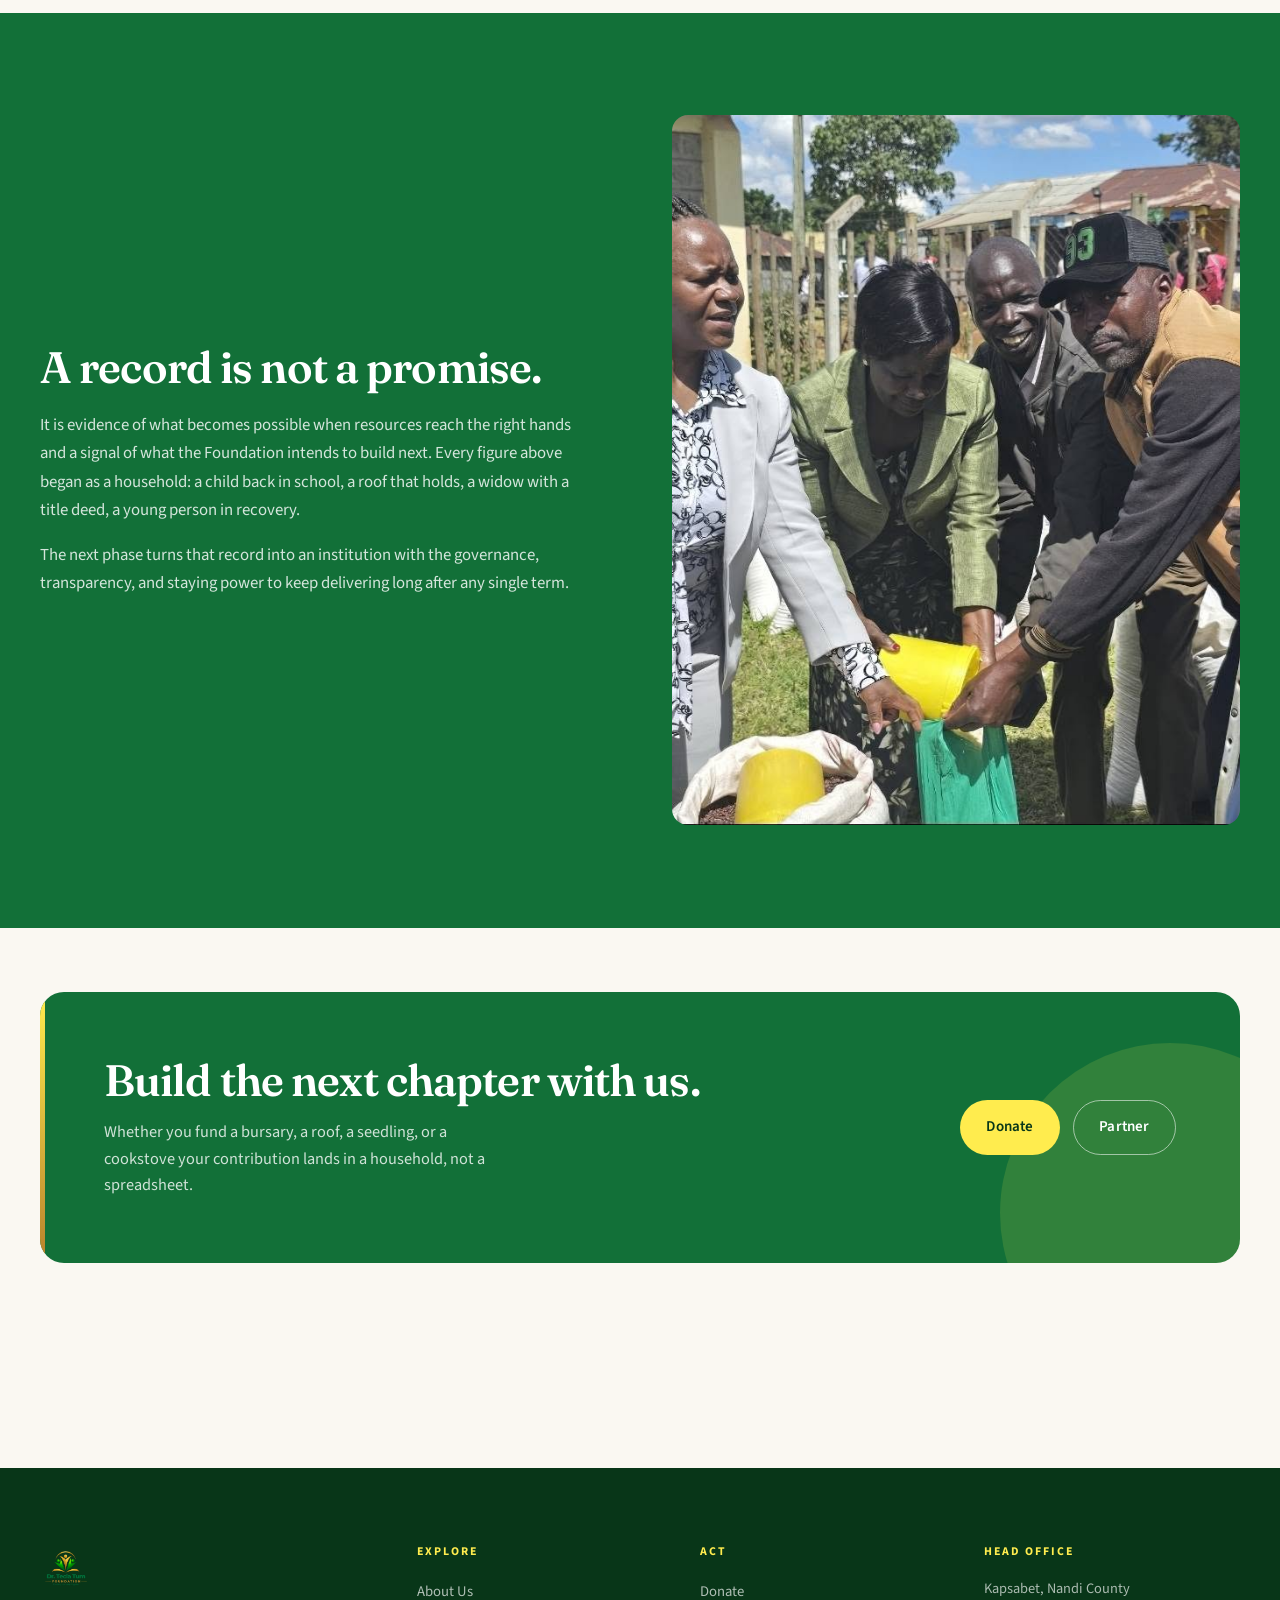
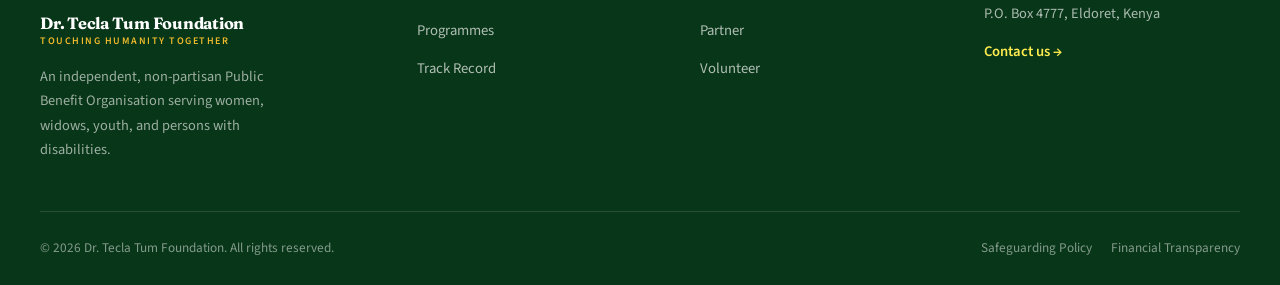
<file: impact.html>
<!DOCTYPE html>
<html lang="en">
<head>
<meta charset="UTF-8">
<meta name="viewport" content="width=device-width, initial-scale=1">
<title>Track Record &amp; Impact | Dr. Tecla Tum Foundation</title>
<meta name="description" content="The measurable record behind the Dr. Tecla Tum Foundation: 3,800 student bursaries, 5 million avocado seedlings, 162 homes upgraded, and more.">
<link rel="icon" href="static/images/logo.png">
<link rel="preconnect" href="https://fonts.googleapis.com">
<link rel="preconnect" href="https://fonts.gstatic.com" crossorigin>
<link href="https://fonts.googleapis.com/css2?family=Fraunces:ital,opsz,wght@0,9..144,400;0,9..144,600;0,9..144,700;1,9..144,400;1,9..144,600&family=Source+Sans+3:wght@400;500;600;700&display=swap" rel="stylesheet">
<link rel="stylesheet" href="css/style.css">
</head>
<body>

<!-- ============ HEADER ============ -->
<header class="site-header" id="siteHeader">
  <div class="wrap header-inner">

    <a class="brand" href="index.html" aria-label="Dr. Tecla Tum Foundation  home">
      <img class="brand-logo" src="static/images/logo.png" alt="Dr. Tecla Tum Foundation logo">
      <span class="brand-text">
        <span class="brand-name">Dr. Tecla Tum Foundation</span>
        <span class="brand-sub">Touching Humanity Together</span>
      </span>
    </a>

    <button class="nav-toggle" type="button" aria-label="Toggle navigation" aria-expanded="false" aria-controls="siteNav">
      <span></span><span></span><span></span>
    </button>

    <nav class="site-nav" id="siteNav" aria-label="Primary">
      <a href="index.html">Home</a>
      <a href="about.html">About Us</a>
      <a href="programmes.html">Programmes</a>
      <a href="impact.html" aria-current="page">Impact</a>
      <a href="get-involved.html">Get Involved</a>
      <a href="gallery.html" aria-current="page">Gallery</a>
      <a href="contact.html">Contact</a>
      <a class="btn btn--green nav-cta" href="get-involved.html#donate">Donate</a>
    </nav>

  </div>
</header>

<main>

  <!-- ============ PAGE HERO ============ -->
  <section class="page-hero">
    <div class="wrap">
      <nav class="crumbs" aria-label="Breadcrumb">
        <a href="index.html">Home</a><span>/</span><span>Track Record &amp; Impact</span>
      </nav>
      <h1>The work,<br>measured.</h1>
      <p>Between 2017 and 2022, a body of community work took shape  bursaries, homes,
         seedlings, cookstoves, and a rehabilitation centre. These are the outcomes,
         in numbers.</p>
    </div>
  </section>

  <!-- ============ HEADLINE NUMBERS ============ -->
  <section class="stat-strip" aria-label="Headline impact numbers">
    <div class="wrap">
      <div class="stats reveal">
        <div class="stat">
          <span class="stat-num" data-count="3800">0</span>
          <span class="stat-label">Student bursaries issued</span>
        </div>
        <div class="stat">
          <span class="stat-num" data-count="5" data-suffix="M">0</span>
          <span class="stat-label">Avocado seedlings distributed</span>
        </div>
        <div class="stat">
          <span class="stat-num" data-count="362" data-suffix="+">0</span>
          <span class="stat-label">Tents &amp; assets to community groups</span>
        </div>
        <div class="stat">
          <span class="stat-num" data-count="162">0</span>
          <span class="stat-label">Homes upgraded to semi-permanent</span>
        </div>
      </div>
    </div>
  </section>

  <!-- ============ IMPACT AREAS ============ -->
  <section class="section">
    <div class="wrap">

      <div class="section-head reveal">
        <h2>Eight areas of impact.</h2>
        <p>Each entry below represents a measurable outcome from the Foundation's founding
           body of work  carried out with partners, community groups, and public institutions.</p>
      </div>

      <div class="impact-grid">

        <!-- 01  Addiction & Youth -->
        <article class="impact-card reveal">
          <div class="impact-ico">
            <svg viewBox="0 0 24 24" fill="none" stroke="currentColor" stroke-width="2" stroke-linecap="round" stroke-linejoin="round" aria-hidden="true">
              <path d="M20.84 4.61a5.5 5.5 0 0 0-7.78 0L12 5.67l-1.06-1.06a5.5 5.5 0 0 0-7.78 7.78l1.06 1.06L12 21.23l7.78-7.78 1.06-1.06a5.5 5.5 0 0 0 0-7.78z"/>
            </svg>
          </div>
          <h3>Addiction &amp; Youth</h3>
          <p>Sponsored and constructed the Kaprisang Rehabilitation Centre  a residential facility
             providing treatment and recovery support for young people.</p>
        </article>

        <!-- 02  Education -->
        <article class="impact-card reveal" style="--d:70ms;">
          <div class="impact-ico">
            <svg viewBox="0 0 24 24" fill="none" stroke="currentColor" stroke-width="2" stroke-linecap="round" stroke-linejoin="round" aria-hidden="true">
              <path d="M22 10L12 5 2 10l10 5 10-5z"/>
              <path d="M6 12v5c0 1.66 2.69 3 6 3s6-1.34 6-3v-5"/>
            </svg>
          </div>
          <h3>Education</h3>
          <p>Provided bursaries to <strong>3,800 needy students</strong>, and sourced funding for
             <strong>30 Master's students</strong>  15+ of whom have graduated.</p>
        </article>

        <!-- 03  Asset & Income Support -->
        <article class="impact-card reveal" style="--d:140ms;">
          <div class="impact-ico">
            <svg viewBox="0 0 24 24" fill="none" stroke="currentColor" stroke-width="2" stroke-linecap="round" stroke-linejoin="round" aria-hidden="true">
              <rect x="2" y="7" width="20" height="14" rx="2"/>
              <path d="M16 21V5a2 2 0 0 0-2-2h-4a2 2 0 0 0-2 2v16"/>
            </svg>
          </div>
          <h3>Asset &amp; Income Support</h3>
          <p>Distributed <strong>362+ tents</strong> and income-generating assets to women, youth, PWD,
             and church groups. Provided dairy cows to persons with disabilities.</p>
        </article>

        <!-- 04  Housing & Dignity -->
        <article class="impact-card reveal" style="--d:210ms;">
          <div class="impact-ico">
            <svg viewBox="0 0 24 24" fill="none" stroke="currentColor" stroke-width="2" stroke-linecap="round" stroke-linejoin="round" aria-hidden="true">
              <path d="M3 9l9-7 9 7v11a2 2 0 0 1-2 2H5a2 2 0 0 1-2-2z"/>
              <polyline points="9 22 9 12 15 12 15 22"/>
            </svg>
          </div>
          <h3>Housing &amp; Dignity</h3>
          <p>Converted <strong>162 grass-thatched houses</strong> into semi-permanent homes 
             restoring shelter and dignity for widow-headed and vulnerable households.</p>
        </article>

        <!-- 05  Agricultural Growth -->
        <article class="impact-card reveal" style="--d:280ms;">
          <div class="impact-ico">
            <svg viewBox="0 0 24 24" fill="none" stroke="currentColor" stroke-width="2" stroke-linecap="round" stroke-linejoin="round" aria-hidden="true">
              <path d="M7 20h10"/>
              <path d="M12 20V8"/>
              <path d="M12 8a4 4 0 0 1 4-4h3v3a4 4 0 0 1-4 4h-3z"/>
              <path d="M12 12a4 4 0 0 0-4-4H5v3a4 4 0 0 0 4 4h3z"/>
            </svg>
          </div>
          <h3>Agricultural Growth</h3>
          <p>Distributed <strong>5 million avocado seedlings</strong> to women and youth groups,
             and issued economic empowerment grants to <strong>380 groups</strong>.</p>
        </article>

        <!-- 06  Climate & Health -->
        <article class="impact-card reveal" style="--d:350ms;">
          <div class="impact-ico">
            <svg viewBox="0 0 24 24" fill="none" stroke="currentColor" stroke-width="2" stroke-linecap="round" stroke-linejoin="round" aria-hidden="true">
              <circle cx="12" cy="12" r="4"/>
              <path d="M12 2v2"/><path d="M12 20v2"/>
              <path d="M4.93 4.93l1.41 1.41"/><path d="M17.66 17.66l1.41 1.41"/>
              <path d="M2 12h2"/><path d="M20 12h2"/>
              <path d="M6.34 17.66l-1.41 1.41"/><path d="M19.07 4.93l-1.41 1.41"/>
            </svg>
          </div>
          <h3>Climate &amp; Health</h3>
          <p>Distributed <strong>200 'meko' cookstoves</strong> to reduce firewood dependence 
             cutting household smoke exposure and easing pressure on local forests.</p>
        </article>

        <!-- 07  Policy & Legislation -->
        <article class="impact-card reveal" style="--d:420ms;">
          <div class="impact-ico">
            <svg viewBox="0 0 24 24" fill="none" stroke="currentColor" stroke-width="2" stroke-linecap="round" stroke-linejoin="round" aria-hidden="true">
              <path d="M14 2H6a2 2 0 0 0-2 2v16a2 2 0 0 0 2 2h12a2 2 0 0 0 2-2V8z"/>
              <polyline points="14 2 14 8 20 8"/>
              <line x1="8" y1="13" x2="16" y2="13"/>
              <line x1="8" y1="17" x2="16" y2="17"/>
            </svg>
          </div>
          <h3>Policy &amp; Legislation</h3>
          <p>Championed parliamentary motions on the <strong>HPV vaccine</strong> for cervical cancer
             prevention, and contributed to policies on gender, youth, and community safety.</p>
        </article>

        <!-- 08  Child Welfare -->
        <article class="impact-card reveal" style="--d:490ms;">
          <div class="impact-ico">
            <svg viewBox="0 0 24 24" fill="none" stroke="currentColor" stroke-width="2" stroke-linecap="round" stroke-linejoin="round" aria-hidden="true">
              <path d="M17 21v-2a4 4 0 0 0-4-4H5a4 4 0 0 0-4 4v2"/>
              <circle cx="9" cy="7" r="4"/>
              <path d="M23 21v-2a4 4 0 0 0-3-3.87"/>
              <path d="M16 3.13a4 4 0 0 1 0 7.75"/>
            </svg>
          </div>
          <h3>Child Welfare</h3>
          <p>Spearheaded the Eldoret Municipality street children drop-in centre programme 
             a model built on doctoral research and later continued in partnership with UNICEF.</p>
        </article>

      </div>
    </div>
  </section>

  <!-- ============ CLOSING STATEMENT ============ -->
  <section class="section section--green">
    <div class="wrap">

      <div class="split" style="align-items:center;">

        <div class="reveal">
          <h2 style="color:#fff;">A record is not a promise.</h2>
          <p style="font-size:1.05rem; line-height:1.7; color:rgba(255,255,255,.82); margin-top:1.2rem;">
            It is evidence of what becomes possible when resources reach the right hands 
            and a signal of what the Foundation intends to build next. Every figure above
            began as a household: a child back in school, a roof that holds, a widow with
            a title deed, a young person in recovery.
          </p>
          <p style="font-size:1.05rem; line-height:1.7; color:rgba(255,255,255,.82); margin-top:1rem;">
            The next phase turns that record into an institution  with the governance,
            transparency, and staying power to keep delivering long after any single term.
          </p>
        </div>

        <div class="reveal" style="--d:120ms;">
          <div style="border-radius:16px; overflow:hidden; aspect-ratio:4/5;">
            <img src="static/images/impact-story.jpg"
                 alt="Community members in Nandi County"
                 style="width:100%; height:100%; object-fit:cover; display:block;">
          </div>
        </div>

      </div>

    </div>
  </section>

  <!-- ============ CTA BAND ============ -->
  <section class="section section--tight">
    <div class="wrap">
      <div class="cta-band reveal">
        <div>
          <h2>Build the next chapter with us.</h2>
          <p>Whether you fund a bursary, a roof, a seedling, or a cookstove  your contribution
             lands in a household, not a spreadsheet.</p>
        </div>
        <div class="btn-row">
          <a class="btn btn--yellow" href="get-involved.html#donate">Donate</a>
          <a class="btn btn--outline" href="get-involved.html#partner">Partner</a>
        </div>
      </div>
    </div>
  </section>

</main>

<!-- ============ FOOTER ============ -->
<footer class="site-footer">
  <div class="wrap">

    <div class="footer-grid">
      <div class="footer-brand">
        <img class="brand-logo" src="static/images/logo.png" alt="Dr. Tecla Tum Foundation logo">
        <span class="brand-text">
          <span class="brand-name">Dr. Tecla Tum Foundation</span>
          <span class="brand-sub">Touching Humanity Together</span>
        </span>
        <p>An independent, non-partisan Public Benefit Organisation serving women, widows, youth, and persons with disabilities.</p>
      </div>

      <div class="footer-col">
        <h4>Explore</h4>
        <ul>
          <li><a href="about.html">About Us</a></li>
          <li><a href="programmes.html">Programmes</a></li>
          <li><a href="impact.html">Track Record</a></li>
        </ul>
      </div>

      <div class="footer-col">
        <h4>Act</h4>
        <ul>
          <li><a href="get-involved.html#donate">Donate</a></li>
          <li><a href="get-involved.html#partner">Partner</a></li>
          <li><a href="get-involved.html#volunteer">Volunteer</a></li>
        </ul>
      </div>

      <div class="footer-col">
        <h4>Head Office</h4>
        <p>Kapsabet, Nandi County<br>P.O. Box 4777, Eldoret, Kenya</p>
        <p style="margin-top:.8rem;">
          <a href="contact.html" style="color:var(--yellow);font-weight:600;">Contact us →</a>
        </p>
      </div>
    </div>

    <div class="footer-bar">
      <span>© <span id="year">2026</span> Dr. Tecla Tum Foundation. All rights reserved.</span>
      <span class="legal">
        <a href="contact.html">Safeguarding Policy</a>
        <a href="contact.html">Financial Transparency</a>
      </span>
    </div>

  </div>
</footer>

<script src="js/script.js"></script>
</body>
</html>
</file>
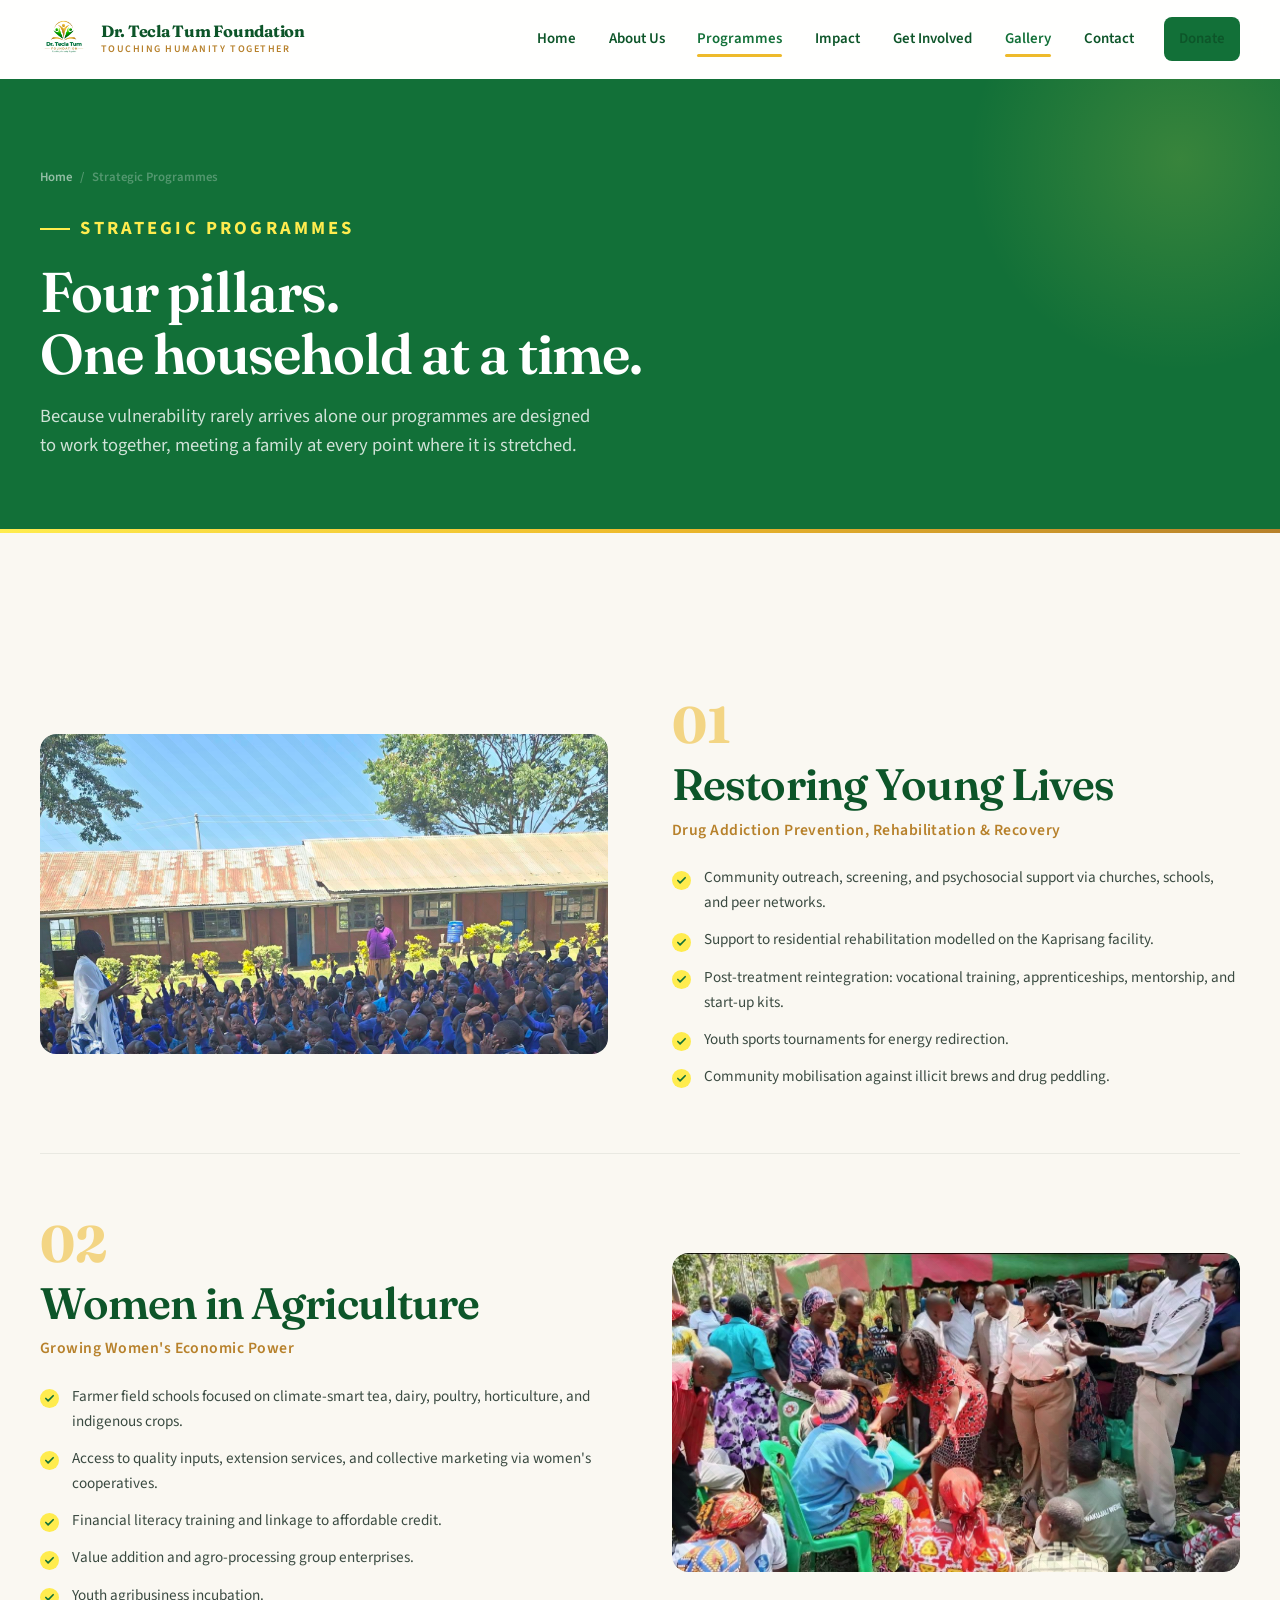
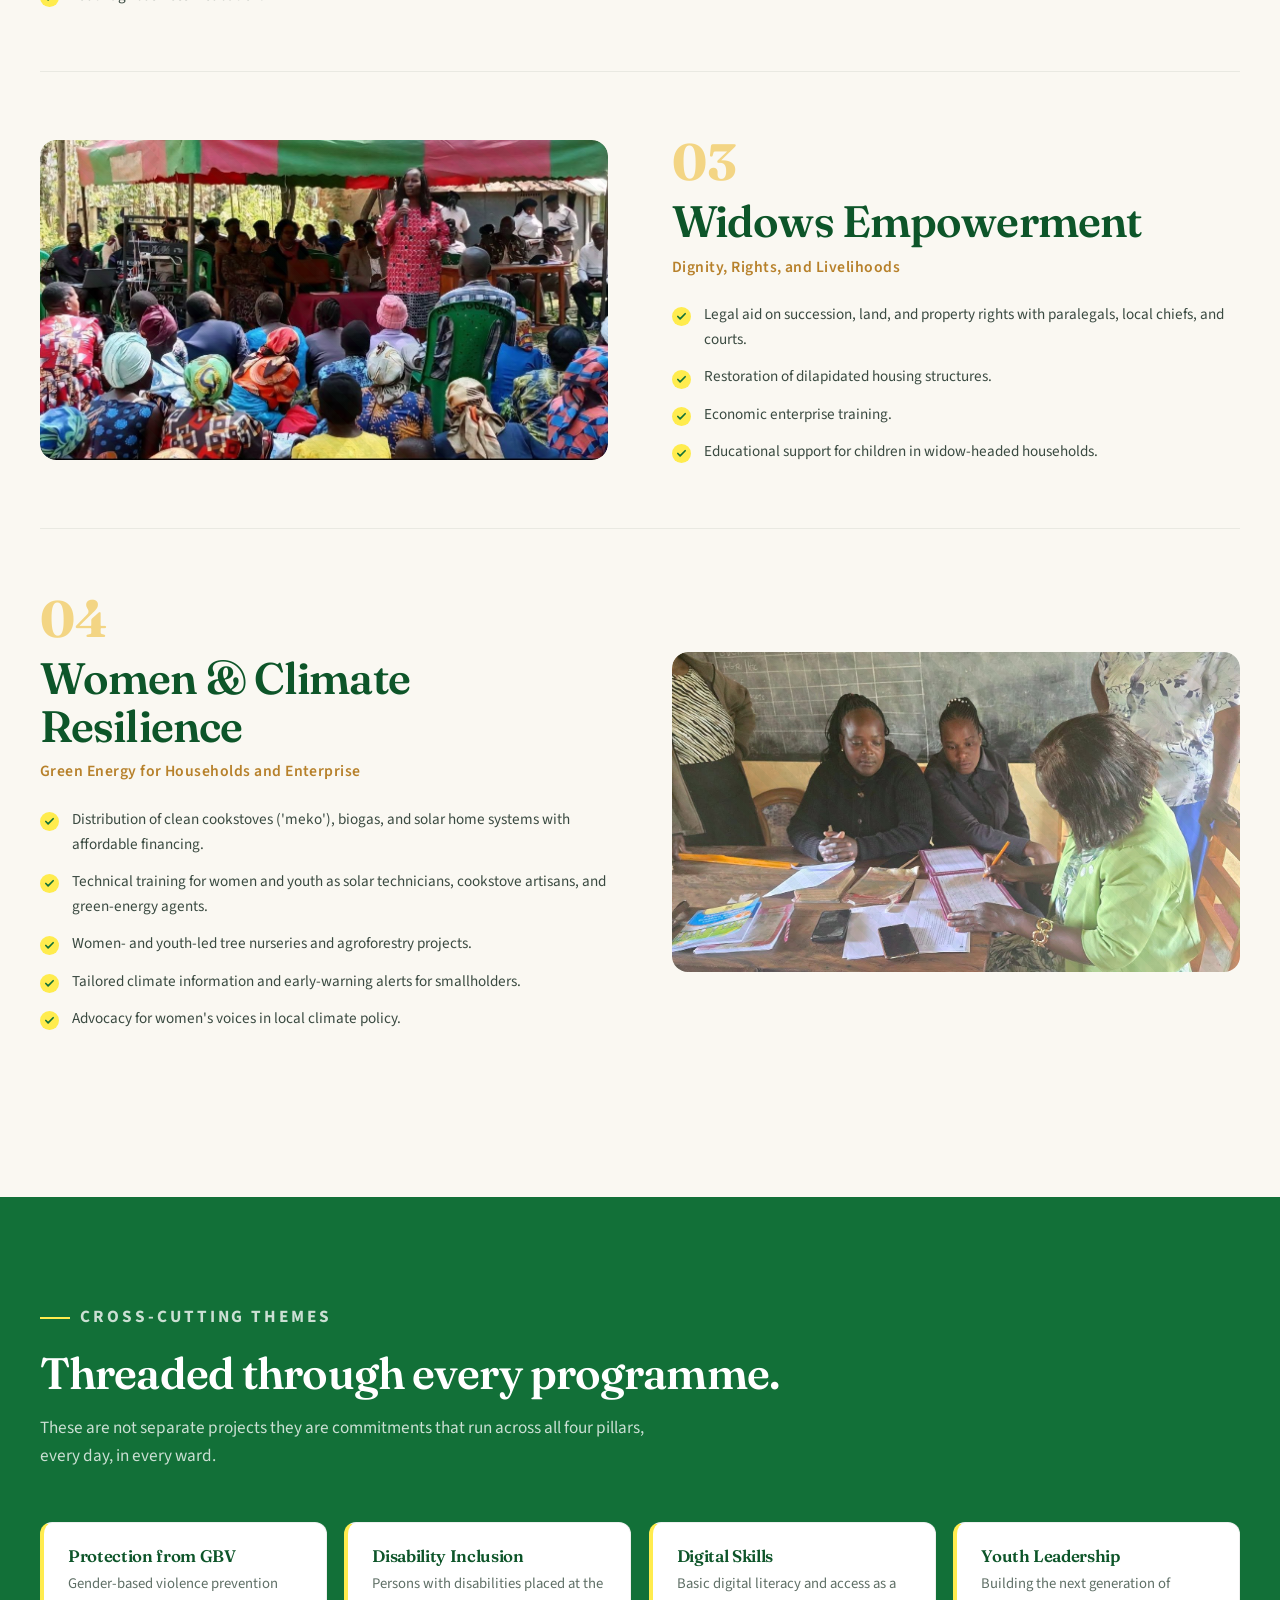
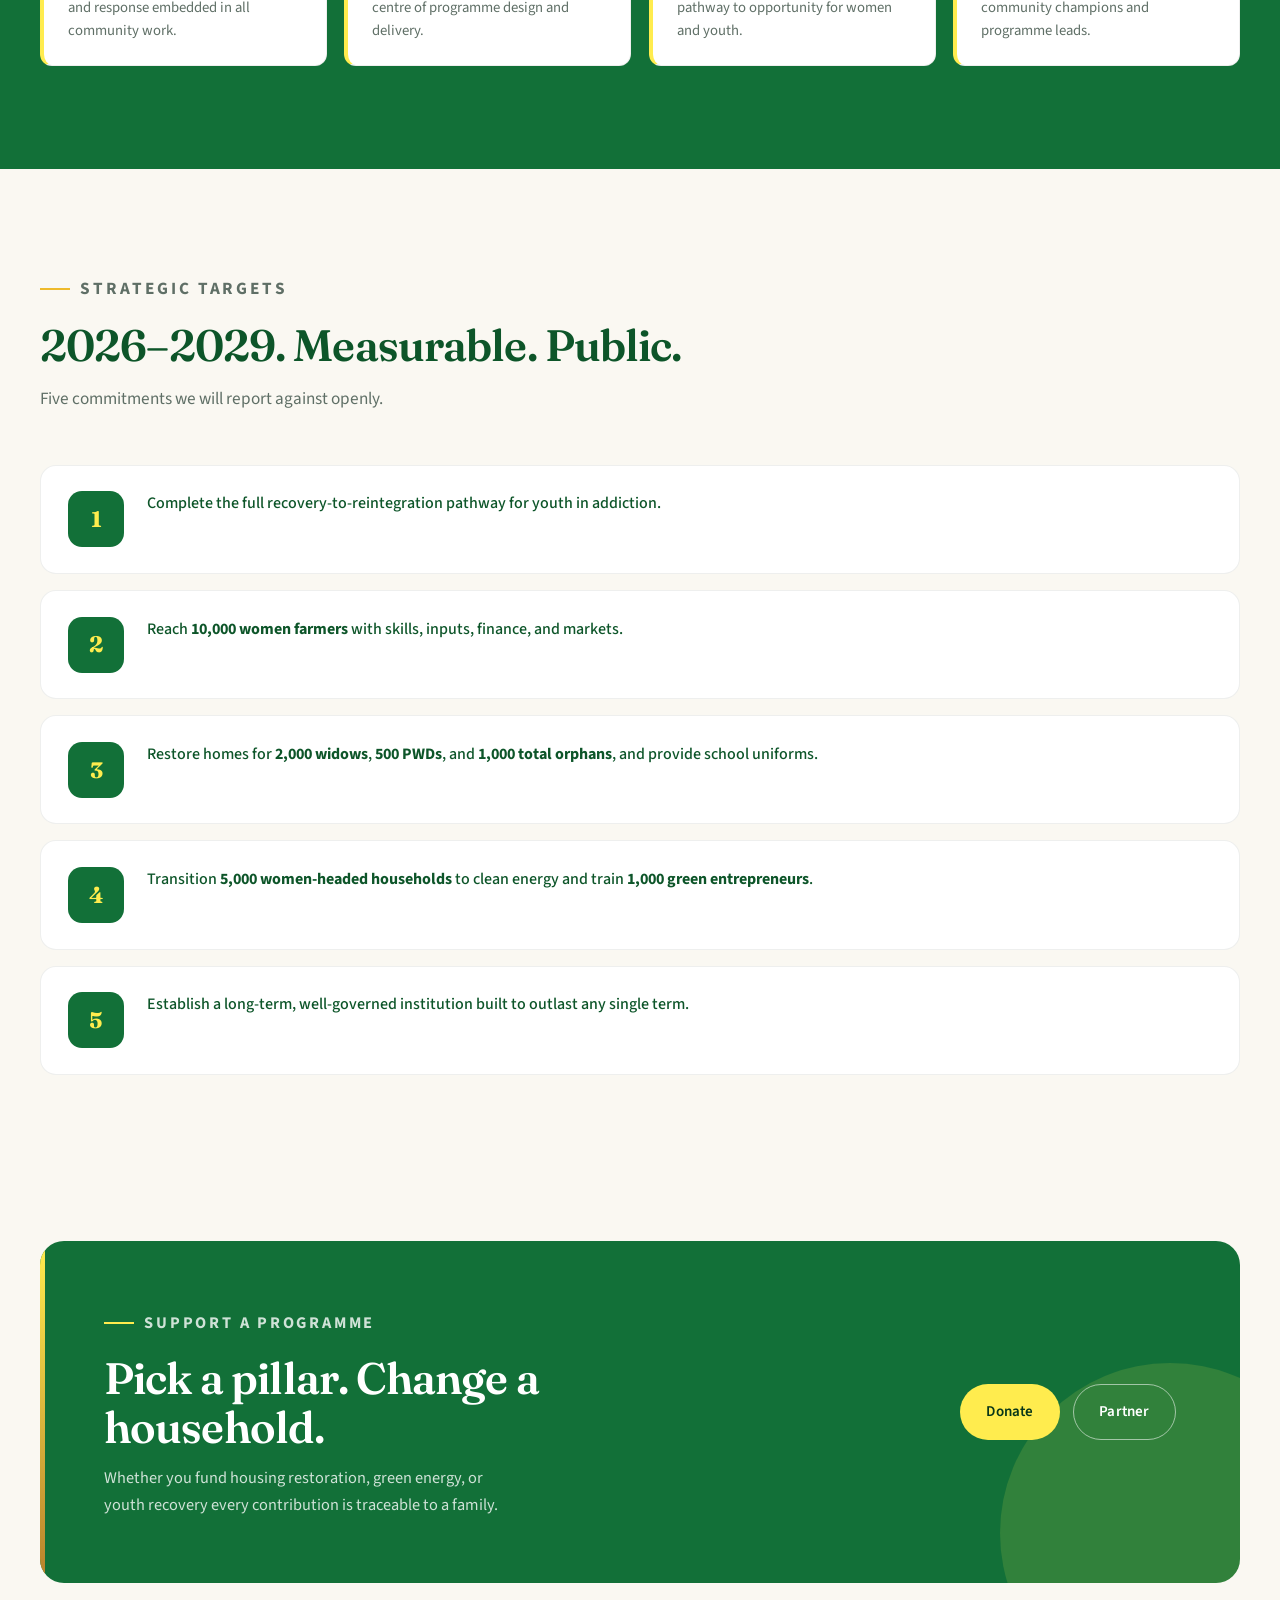
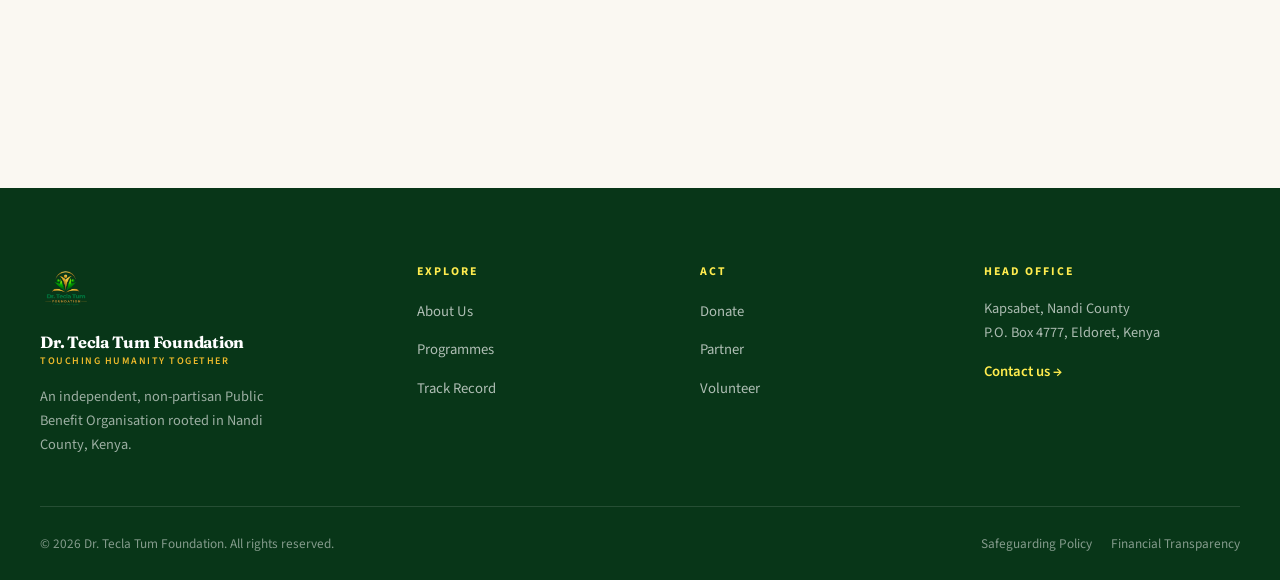
<file: programmes.html>
<!DOCTYPE html>
<html lang="en">
<head>
<meta charset="UTF-8">
<meta name="viewport" content="width=device-width, initial-scale=1">
<title>Strategic Programmes | Dr. Tecla Tum Foundation</title>
<meta name="description" content="Four strategic programmes: youth addiction recovery, women in agriculture, widows empowerment, and women-led climate resilience through green energy.">
<link rel="icon" href="static/images/logo.png">
<link rel="preconnect" href="https://fonts.googleapis.com">
<link rel="preconnect" href="https://fonts.gstatic.com" crossorigin>
<link href="https://fonts.googleapis.com/css2?family=Fraunces:ital,opsz,wght@0,9..144,400;0,9..144,600;0,9..144,700;1,9..144,400;1,9..144,600&family=Source+Sans+3:wght@400;500;600;700&display=swap" rel="stylesheet">
<link rel="stylesheet" href="css/style.css">
</head>
<body>

<!-- ============ HEADER ============ -->
<header class="site-header" id="siteHeader">
  <div class="wrap header-inner">

    <a class="brand" href="index.html" aria-label="Dr. Tecla Tum Foundation  home">
      <img class="brand-logo" src="static/images/logo.png" alt="Dr. Tecla Tum Foundation logo">
      <span class="brand-text">
        <span class="brand-name">Dr. Tecla Tum Foundation</span>
        <span class="brand-sub">Touching Humanity Together</span>
      </span>
    </a>

    <button class="nav-toggle" type="button" aria-label="Toggle navigation" aria-expanded="false" aria-controls="siteNav">
      <span></span><span></span><span></span>
    </button>

    <nav class="site-nav" id="siteNav" aria-label="Primary">
      <a href="index.html">Home</a>
      <a href="about.html">About Us</a>
      <a href="programmes.html" aria-current="page">Programmes</a>
      <a href="impact.html">Impact</a>
      <a href="get-involved.html">Get Involved</a>
      <a href="gallery.html" aria-current="page">Gallery</a>
      <a href="contact.html">Contact</a>
      <a class="btn btn--green nav-cta" href="get-involved.html#donate">Donate</a>
    </nav>

  </div>
</header>

<main>

  <!-- ============ PAGE HERO ============ -->
  <section class="page-hero">
    <div class="wrap">
      <nav class="crumbs" aria-label="Breadcrumb">
        <a href="index.html">Home</a><span>/</span><span>Strategic Programmes</span>
      </nav>
      <p class="eyebrow">Strategic Programmes</p>
      <h1>Four pillars.<br>One household at a time.</h1>
      <p>Because vulnerability rarely arrives alone  our programmes are designed to work together,
         meeting a family at every point where it is stretched.</p>
    </div>
  </section>

  <!-- ============ PROGRAMMES ============ -->
  <section class="section">
    <div class="wrap">

      <!-- ============ 01  RESTORING YOUNG LIVES ============ -->
      <article class="programme reveal" id="youth">
        <div class="programme-media">
          <div class="ph ph--wide" style="padding:0;border:0;background:none;">
            <img src="static/images/prog1.jpg"
                 alt="Youth outreach and sports tournament in Nandi County"
                 style="width:100%;height:100%;object-fit:cover;border-radius:16px;display:block;">
          </div>
        </div>

        <div class="programme-body">
          <span class="programme-num">01</span>
          <h2>Restoring Young Lives</h2>
          <p class="programme-sub">Drug Addiction Prevention, Rehabilitation &amp; Recovery</p>

          <ul class="ticks">
            <li>Community outreach, screening, and psychosocial support via churches, schools, and peer networks.</li>
            <li>Support to residential rehabilitation modelled on the Kaprisang facility.</li>
            <li>Post-treatment reintegration: vocational training, apprenticeships, mentorship, and start-up kits.</li>
            <li>Youth sports tournaments for energy redirection.</li>
            <li>Community mobilisation against illicit brews and drug peddling.</li>
          </ul>
        </div>
      </article>

      <!-- ============ 02  WOMEN IN AGRICULTURE ============ -->
      <article class="programme programme--flip reveal" id="agriculture">
        <div class="programme-media">
          <div class="ph ph--wide" style="padding:0;border:0;background:none;">
            <img src="static/images/prog2.jpg"
                 alt="Women farmers in a climate-smart agriculture field school"
                 style="width:100%;height:100%;object-fit:cover;border-radius:16px;display:block;">
          </div>
        </div>

        <div class="programme-body">
          <span class="programme-num">02</span>
          <h2>Women in Agriculture</h2>
          <p class="programme-sub">Growing Women's Economic Power</p>

          <ul class="ticks">
            <li>Farmer field schools focused on climate-smart tea, dairy, poultry, horticulture, and indigenous crops.</li>
            <li>Access to quality inputs, extension services, and collective marketing via women's cooperatives.</li>
            <li>Financial literacy training and linkage to affordable credit.</li>
            <li>Value addition and agro-processing group enterprises.</li>
            <li>Youth agribusiness incubation.</li>
          </ul>
        </div>
      </article>

      <!-- ============ 03  WIDOWS EMPOWERMENT ============ -->
      <article class="programme reveal" id="widows">
        <div class="programme-media">
          <div class="ph ph--wide" style="padding:0;border:0;background:none;">
            <img src="static/images/prog3.jpg"
                 alt="Restored home for a widow-headed household"
                 style="width:100%;height:100%;object-fit:cover;border-radius:16px;display:block;">
          </div>
        </div>

        <div class="programme-body">
          <span class="programme-num">03</span>
          <h2>Widows Empowerment</h2>
          <p class="programme-sub">Dignity, Rights, and Livelihoods</p>

          <ul class="ticks">
            <li>Legal aid on succession, land, and property rights with paralegals, local chiefs, and courts.</li>
            <li>Restoration of dilapidated housing structures.</li>
            <li>Economic enterprise training.</li>
            <li>Educational support for children in widow-headed households.</li>
          </ul>
        </div>
      </article>

      <!-- ============ 04  WOMEN & CLIMATE RESILIENCE ============ -->
      <article class="programme programme--flip reveal" id="climate">
        <div class="programme-media">
          <div class="ph ph--wide" style="padding:0;border:0;background:none;">
            <img src="static/images/prog4.jpg"
                 alt="Clean cookstoves and solar home systems for rural households"
                 style="width:100%;height:100%;object-fit:cover;border-radius:16px;display:block;">
          </div>
        </div>

        <div class="programme-body">
          <span class="programme-num">04</span>
          <h2>Women &amp; Climate Resilience</h2>
          <p class="programme-sub">Green Energy for Households and Enterprise</p>

          <ul class="ticks">
            <li>Distribution of clean cookstoves ('meko'), biogas, and solar home systems with affordable financing.</li>
            <li>Technical training for women and youth as solar technicians, cookstove artisans, and green-energy agents.</li>
            <li>Women- and youth-led tree nurseries and agroforestry projects.</li>
            <li>Tailored climate information and early-warning alerts for smallholders.</li>
            <li>Advocacy for women's voices in local climate policy.</li>
          </ul>
        </div>
      </article>

    </div>
  </section>

  <!-- ============ CROSS-CUTTING THEMES ============ -->
  <section class="section section--green">
    <div class="wrap">

      <div class="section-head reveal">
        <p class="eyebrow">Cross-Cutting Themes</p>
        <h2>Threaded through every programme.</h2>
        <p>These are not separate projects  they are commitments that run across all four pillars,
           every day, in every ward.</p>
      </div>

      <div class="values">
        <article class="value reveal">
          <h4>Protection from GBV</h4>
          <p>Gender-based violence prevention and response embedded in all community work.</p>
        </article>

        <article class="value reveal" style="--d:80ms;">
          <h4>Disability Inclusion</h4>
          <p>Persons with disabilities placed at the centre of programme design and delivery.</p>
        </article>

        <article class="value reveal" style="--d:160ms;">
          <h4>Digital Skills</h4>
          <p>Basic digital literacy and access as a pathway to opportunity for women and youth.</p>
        </article>

        <article class="value reveal" style="--d:240ms;">
          <h4>Youth Leadership</h4>
          <p>Building the next generation of community champions and programme leads.</p>
        </article>
      </div>

    </div>
  </section>

  <!-- ============ STRATEGIC TARGETS ============ -->
  <section class="section">
    <div class="wrap">

      <div class="section-head reveal">
        <p class="eyebrow">Strategic Targets</p>
        <h2>2026–2029. Measurable. Public.</h2>
        <p>Five commitments we will report against openly.</p>
      </div>

      <div class="targets">
        <div class="target reveal">
          <span class="target-num">1</span>
          <p>Complete the full recovery-to-reintegration pathway for youth in addiction.</p>
        </div>

        <div class="target reveal" style="--d:70ms;">
          <span class="target-num">2</span>
          <p>Reach <strong>10,000 women farmers</strong> with skills, inputs, finance, and markets.</p>
        </div>

        <div class="target reveal" style="--d:140ms;">
          <span class="target-num">3</span>
          <p>Restore homes for <strong>2,000 widows</strong>, <strong>500 PWDs</strong>,
             and <strong>1,000 total orphans</strong>, and provide school uniforms.</p>
        </div>

        <div class="target reveal" style="--d:210ms;">
          <span class="target-num">4</span>
          <p>Transition <strong>5,000 women-headed households</strong> to clean energy and train
             <strong>1,000 green entrepreneurs</strong>.</p>
        </div>

        <div class="target reveal" style="--d:280ms;">
          <span class="target-num">5</span>
          <p>Establish a long-term, well-governed institution built to outlast any single term.</p>
        </div>
      </div>

    </div>
  </section>

  <!-- ============ CTA BAND ============ -->
  <section class="section section--tight">
    <div class="wrap">
      <div class="cta-band reveal">
        <div>
          <p class="eyebrow eyebrow--light">Support a Programme</p>
          <h2>Pick a pillar. Change a household.</h2>
          <p>Whether you fund housing restoration, green energy, or youth recovery 
             every contribution is traceable to a family.</p>
        </div>
        <div class="btn-row">
          <a class="btn btn--yellow" href="get-involved.html#donate">Donate</a>
          <a class="btn btn--outline" href="get-involved.html#partner">Partner</a>
        </div>
      </div>
    </div>
  </section>

</main>

<!-- ============ FOOTER ============ -->
<footer class="site-footer">
  <div class="wrap">

    <div class="footer-grid">
      <div class="footer-brand">
        <img class="brand-logo" src="static/images/logo.png" alt="Dr. Tecla Tum Foundation logo">
        <span class="brand-text">
          <span class="brand-name">Dr. Tecla Tum Foundation</span>
          <span class="brand-sub">Touching Humanity Together</span>
        </span>
        <p>An independent, non-partisan Public Benefit Organisation rooted in Nandi County, Kenya.</p>
      </div>

      <div class="footer-col">
        <h4>Explore</h4>
        <ul>
          <li><a href="about.html">About Us</a></li>
          <li><a href="programmes.html">Programmes</a></li>
          <li><a href="impact.html">Track Record</a></li>
        </ul>
      </div>

      <div class="footer-col">
        <h4>Act</h4>
        <ul>
          <li><a href="get-involved.html#donate">Donate</a></li>
          <li><a href="get-involved.html#partner">Partner</a></li>
          <li><a href="get-involved.html#volunteer">Volunteer</a></li>
        </ul>
      </div>

      <div class="footer-col">
        <h4>Head Office</h4>
        <p>Kapsabet, Nandi County<br>P.O. Box 4777, Eldoret, Kenya</p>
        <p style="margin-top:.8rem;">
          <a href="contact.html" style="color:var(--yellow);font-weight:600;">Contact us →</a>
        </p>
      </div>
    </div>

    <div class="footer-bar">
      <span>© <span id="year">2026</span> Dr. Tecla Tum Foundation. All rights reserved.</span>
      <span class="legal">
        <a href="contact.html">Safeguarding Policy</a>
        <a href="contact.html">Financial Transparency</a>
      </span>
    </div>

  </div>
</footer>

<script src="js/script.js"></script>
</body>
</html>
</file>
<file: css/style.css>
/* ==========================================================================
   Tecla Tum Foundation — Core Stylesheet
   Palette: #127038 · #ffec4e · #eeba2b · #b7812b · white · muted white
   Type: Fraunces (display serif) + Source Sans 3 (humanist sans)
   ========================================================================== */

/* ---------- 1. Tokens ---------- */
:root{
  --green:      #127038;
  --green-dark: #0d5529;
  --green-deep: #083618;
  --green-tint: rgba(18,112,56,.08);

  --yellow:     #ffec4e;
  --amber:      #eeba2b;
  --bronze:     #b7812b;

  --white:      #ffffff;
  --bone:       #faf8f2;
  --bone-2:     #f2eee3;

  --ink:        #12211a;
  --body:       #3a4a41;
  --muted:      #5f6f66;
  --line:       rgba(18,33,26,.12);
  --line-soft:  rgba(18,33,26,.07);

  --serif: 'Fraunces', Georgia, 'Times New Roman', serif;
  --sans:  'Source Sans 3', system-ui, -apple-system, 'Segoe UI', sans-serif;

  --radius:    16px;
  --radius-lg: 24px;
  --max:       1200px;
  --header-h:  78px;

  --shadow-sm: 0 2px 10px rgba(18,33,26,.06);
  --shadow:    0 18px 48px -22px rgba(18,33,26,.30);
  --shadow-lg: 0 34px 70px -30px rgba(18,33,26,.38);
}

/* ---------- 2. Reset ---------- */
*,*::before,*::after{ box-sizing:border-box; }
*{ margin:0; padding:0; }
html{ -webkit-text-size-adjust:100%; scroll-behavior:smooth; }
body{
  font-family:var(--sans);
  font-size:1.0625rem;
  line-height:1.65;
  color:var(--body);
  background:var(--bone);
  -webkit-font-smoothing:antialiased;
  -moz-osx-font-smoothing:grayscale;
  overflow-x:hidden;
}
img,svg,video{ display:block; max-width:100%; }
a{ color:inherit; text-decoration:none; }
button,input,select,textarea{ font:inherit; color:inherit; }
ul,ol{ list-style:none; }
[id]{ scroll-margin-top: calc(var(--header-h) + 24px); }

::selection{ background:var(--yellow); color:var(--green-deep); }

/* ---------- 3. Layout ---------- */
.wrap{ width:min(100% - 2.5rem, var(--max)); margin-inline:auto; }
.section{ padding: clamp(4rem, 8vw, 7.5rem) 0; }
.section--white{ background:var(--white); }
.section--bone{ background:var(--bone-2); }
.section--green{ background:var(--green); color:rgba(255,255,255,.82); }
.section--tight{ padding-top: clamp(2.5rem, 5vw, 4rem); }

.split{
  display:grid;
  grid-template-columns:1fr 1fr;
  gap: clamp(2rem, 5vw, 4.5rem);
  align-items:center;
}
.split--wide-left{ grid-template-columns:1.15fr .85fr; }

/* ---------- 4. Typography ---------- */
h1,h2,h3,h4,h5{
  font-family:var(--serif);
  font-optical-sizing:auto;
  font-weight:600;
  line-height:1.1;
  letter-spacing:-.02em;
  color:var(--green-dark);
}
h1{ font-size:clamp(2.4rem, 5.4vw, 4rem); }
h2{ font-size:clamp(1.85rem, 3.6vw, 2.75rem); }
h3{ font-size:clamp(1.15rem, 1.9vw, 1.4rem); }
h4{ font-size:1.05rem; }
p{ max-width:68ch; }

.display{
  font-size:clamp(2.6rem, 6.6vw, 5rem);
  line-height:1.02;
  letter-spacing:-.035em;
  font-weight:600;
}
.display em{ font-style:italic; color:var(--yellow); }

.lead{ font-size:clamp(1.08rem, 1.5vw, 1.22rem); line-height:1.62; color:var(--muted); }

.eyebrow{
  display:inline-flex;
  align-items:center;
  gap:.65rem;
  font-family:var(--sans);
  font-size:.75rem;
  font-weight:700;
  letter-spacing:.17em;
  text-transform:uppercase;
  color:var(--bronze);
  margin-bottom:1.1rem;
}
.eyebrow::before{
  content:"";
  width:30px; height:2px;
  background:var(--amber);
  flex:none;
}
.eyebrow--light{ color:var(--yellow); }
.eyebrow--light::before{ background:var(--yellow); }

.section-head{ max-width:740px; margin-bottom:clamp(2.4rem, 4vw, 3.6rem); }
.section-head h2{ margin-bottom:1rem; }
.section-head p{ color:var(--muted); font-size:1.075rem; }
.section--green .section-head h2{ color:#fff; }
.section--green .section-head p{ color:rgba(255,255,255,.78); }
.section--green .eyebrow{ color:var(--yellow); }
.section--green .eyebrow::before{ background:var(--yellow); }

/* ---------- 5. Buttons ---------- */
.btn{
  display:inline-flex;
  align-items:center;
  justify-content:center;
  gap:.55rem;
  padding:.9rem 1.6rem;
  border-radius:999px;
  border:1.5px solid transparent;
  font-family:var(--sans);
  font-size:.94rem;
  font-weight:600;
  letter-spacing:.01em;
  cursor:pointer;
  white-space:nowrap;
  transition: transform .22s ease, background .22s ease, color .22s ease, border-color .22s ease, box-shadow .22s ease;
}
.btn:hover{ transform:translateY(-2px); }
.btn:active{ transform:translateY(0); }
.btn:focus-visible{ outline:3px solid var(--amber); outline-offset:3px; }

.btn--yellow{ background:var(--yellow); color:var(--green-deep); }
.btn--yellow:hover{ background:var(--white); box-shadow:0 12px 28px -12px rgba(0,0,0,.4); }

.btn--green{ background:var(--green); color:#fff; }
.btn--green:hover{ background:var(--green-dark); box-shadow:0 14px 30px -14px rgba(18,112,56,.7); }

.btn--outline{ border-color:rgba(255,255,255,.55); color:#fff; }
.btn--outline:hover{ background:rgba(255,255,255,.14); border-color:#fff; }

.btn--outline-dark{ border-color:var(--green); color:var(--green); }
.btn--outline-dark:hover{ background:var(--green); color:#fff; }

.btn--ghost{ color:#fff; padding-inline:.35rem; }
.btn--ghost::after{ content:"→"; transition:transform .22s ease; }
.btn--ghost:hover::after{ transform:translateX(5px); }
.btn--ghost:hover{ transform:none; }

.btn-row{ display:flex; flex-wrap:wrap; gap:.8rem; align-items:center; }

/* ---------- 6. Header ---------- */
.site-header{
  position:sticky;
  top:0;
  z-index:100;
  background:rgba(255,255,255,.92);
  backdrop-filter:blur(14px);
  -webkit-backdrop-filter:blur(14px);
  border-bottom:1px solid transparent;
  transition:border-color .3s ease, box-shadow .3s ease;
}
.site-header.is-stuck{
  border-bottom-color:var(--line-soft);
  box-shadow:0 6px 26px -18px rgba(18,33,26,.4);
}
.header-inner{
  position:relative;
  display:flex;
  align-items:center;
  justify-content:space-between;
  gap:1.5rem;
  min-height:var(--header-h);
}

/* Brand lockup: logo.png mark + text wordmark */
.brand{ display:flex; align-items:center; gap:.8rem; flex:none; }
.brand-logo{ height:48px; width:auto; object-fit:contain; }
.brand-text{ display:flex; flex-direction:column; line-height:1.1; }
.brand-name{
  font-family:var(--serif);
  font-size:1.02rem;
  font-weight:700;
  letter-spacing:-.015em;
  color:var(--green-dark);
}
.brand-sub{
  font-size:.63rem;
  font-weight:600;
  letter-spacing:.15em;
  text-transform:uppercase;
  color:var(--bronze);
  margin-top:.22rem;
}

.site-nav{ display:flex; align-items:center; gap:.35rem; }
.site-nav a{
  position:relative;
  padding:.55rem .85rem;
  font-size:.93rem;
  font-weight:600;
  color:var(--green-dark);
  border-radius:8px;
  transition:color .2s ease, background .2s ease;
}
.site-nav a:not(.nav-cta):hover{ color:var(--green); background:var(--green-tint); }
.site-nav a[aria-current="page"]{ color:var(--green); }
.site-nav a[aria-current="page"]::after{
  content:"";
  position:absolute;
  left:.85rem; right:.85rem; bottom:.2rem;
  height:2.5px;
  border-radius:2px;
  background:var(--amber);
}
.nav-cta{ margin-left:.7rem; padding:.7rem 1.4rem; font-size:.88rem; }
.nav-cta[aria-current="page"]::after{ display:none; }

.nav-toggle{
  display:none;
  flex-direction:column;
  justify-content:center;
  gap:5px;
  width:44px; height:44px;
  padding:0 10px;
  background:transparent;
  border:1px solid var(--line);
  border-radius:10px;
  cursor:pointer;
}
.nav-toggle span{
  display:block;
  height:2px;
  width:100%;
  background:var(--green-dark);
  border-radius:2px;
  transition:transform .3s ease, opacity .3s ease;
}
.nav-toggle[aria-expanded="true"] span:nth-child(1){ transform:translateY(7px) rotate(45deg); }
.nav-toggle[aria-expanded="true"] span:nth-child(2){ opacity:0; }
.nav-toggle[aria-expanded="true"] span:nth-child(3){ transform:translateY(-7px) rotate(-45deg); }

/* ---------- 7. Hero ---------- */
.hero{
  position:relative;
  min-height:min(94vh, 860px);
  display:flex;
  align-items:flex-end;
  padding:clamp(5rem,10vw,8rem) 0 clamp(9rem,14vw,11rem);
  overflow:hidden;
  background:var(--green-deep);
}
.hero-media{
  position:absolute; inset:0;
  z-index:0;
}
.hero-media img{ width:100%; height:100%; object-fit:cover; }
.hero-scrim{
  position:absolute; inset:0; z-index:1;
  background:
    linear-gradient(100deg, rgba(8,54,24,.94) 0%, rgba(8,54,24,.78) 42%, rgba(8,54,24,.34) 78%, rgba(8,54,24,.18) 100%),
    linear-gradient(to top, rgba(8,54,24,.7) 0%, transparent 45%);
}
.hero-inner{
  position:relative;
  z-index:2;
  max-width:840px;
}
.hero h1{ color:#fff; margin-bottom:1.4rem; }
.hero-tag{
  font-family:var(--serif);
  font-size:clamp(1.15rem, 2.1vw, 1.55rem);
  font-style:italic;
  font-weight:400;
  line-height:1.5;
  color:rgba(255,255,255,.9);
  max-width:34ch;
  margin-bottom:2.4rem;
}
.hero-actions{ display:flex; flex-wrap:wrap; gap:.85rem; }

.hero-scroll{
  position:absolute;
  left:50%; bottom:2rem;
  z-index:3;
  transform:translateX(-50%);
  display:flex; flex-direction:column; align-items:center; gap:.5rem;
  font-size:.66rem; font-weight:700; letter-spacing:.2em; text-transform:uppercase;
  color:rgba(255,255,255,.6);
}
.hero-scroll::after{
  content:""; width:1px; height:38px;
  background:linear-gradient(to bottom, rgba(255,255,255,.6), transparent);
  animation:scrollPulse 2.2s ease-in-out infinite;
}
@keyframes scrollPulse{ 0%,100%{opacity:.3; transform:scaleY(.6);} 50%{opacity:1; transform:scaleY(1);} }

/* ---------- 8. Stat strip ---------- */
.stat-strip{
  position:relative;
  z-index:6;
  margin-top:-50px;
}

@media (max-width:980px){
  .hero{ padding-bottom:clamp(7rem,18vw,9rem); }
  .stat-strip{ margin-top:-40px; }
}
.stats{
  display:grid;
  grid-template-columns:repeat(4,1fr);
  background:var(--white);
  border-radius:var(--radius-lg);
  border-top:5px solid var(--yellow);
  box-shadow:var(--shadow-lg);
  padding:clamp(1.8rem,3vw,2.6rem) .5rem;
}
.stat{
  text-align:center;
  padding:.35rem 1.2rem;
  border-right:1px solid var(--line-soft);
}
.stat:last-child{ border-right:0; }
.stat-num{
  display:block;
  font-family:var(--serif);
  font-size:clamp(1.9rem, 3.6vw, 2.8rem);
  font-weight:700;
  line-height:1;
  letter-spacing:-.03em;
  color:var(--green);
}
.stat-label{
  display:block;
  margin-top:.65rem;
  font-size:.82rem;
  line-height:1.42;
  color:var(--muted);
}

/* ---------- 9. Image placeholders ---------- */
.ph{
  position:relative;
  display:grid;
  place-items:center;
  min-height:260px;
  border:1.5px dashed rgba(18,112,56,.32);
  border-radius:var(--radius);
  background:
    linear-gradient(140deg, rgba(18,112,56,.09), rgba(238,186,43,.14)),
    var(--bone-2);
  color:var(--green);
  text-align:center;
  overflow:hidden;
}
.ph::after{
  content:"";
  position:absolute; inset:0;
  background-image:repeating-linear-gradient(45deg, rgba(18,112,56,.045) 0 9px, transparent 9px 18px);
  pointer-events:none;
}
.ph > span{
  position:relative;
  z-index:1;
  padding:1.2rem;
  max-width:26ch;
  font-size:.74rem;
  font-weight:700;
  letter-spacing:.13em;
  text-transform:uppercase;
  line-height:1.6;
  color:var(--green);
  opacity:.78;
}
.ph--tall{ min-height:440px; }
.ph--square{ aspect-ratio:1/1; min-height:0; }
.ph--wide{ aspect-ratio:16/9; min-height:0; }
.ph--flush{ border-radius:0; border:0; }
.ph--flush > span{ color:rgba(255,255,255,.85); }

  .lead-carousel{
    position:relative;
    height:460px;
    margin:0 auto;
    max-width:900px;
    perspective:1400px;
  }
  .lead-slide{
    position:absolute;
    top:50%; left:50%;
    width:280px;
    text-align:center;
    transform:translate(-50%,-50%) scale(.6);
    opacity:0;
    pointer-events:none;
    transition:transform .9s cubic-bezier(.4,0,.2,1), opacity .9s cubic-bezier(.4,0,.2,1);
    will-change:transform, opacity;
  }
  .lead-slide.is-center{
    transform:translate(-50%,-50%) scale(1);
    opacity:1; z-index:3; pointer-events:auto;
  }
  .lead-slide.is-left{
    transform:translate(calc(-50% - 108%),-50%) scale(.72);
    opacity:.42; z-index:2;
  }
  .lead-slide.is-right{
    transform:translate(calc(-50% + 108%),-50%) scale(.72);
    opacity:.42; z-index:2;
  }
  .lead-slide.is-hidden{ opacity:0; z-index:1; }

  .lead-avatar{
    position:relative;
    width:220px; height:220px;
    margin:0 auto 1.6rem;
    border-radius:50%;
    display:grid; place-items:center;
  }
  .lead-avatar::before{
    content:"";
    position:absolute; inset:0;
    border-radius:50%;
    border:2.5px dashed #127038;
    animation:leadSpin 24s linear infinite;
  }
  .lead-avatar::after{
    content:"";
    position:absolute; inset:16px;
    border-radius:50%;
    border:1px solid rgba(18,112,56,.18);
    pointer-events:none;
  }
  .lead-avatar img{
    width:calc(100% - 36px);
    height:calc(100% - 36px);
    border-radius:50%;
    object-fit:cover;
    display:block;
    position:relative; z-index:1;
    background:#e8e3d6;
  }
  @keyframes leadSpin{ to{ transform:rotate(360deg); } }

  .lead-slide h3{
    font-family:'Fraunces',Georgia,serif;
    font-size:1.3rem;
    font-weight:600;
    line-height:1.2;
    letter-spacing:-.02em;
    color:#0d5529;
    margin:0 0 .45rem 0;
  }
  .lead-role{
    display:inline-block;
    font-family:'Source Sans 3',system-ui,sans-serif;
    font-size:.72rem;
    font-weight:700;
    letter-spacing:.15em;
    text-transform:uppercase;
    color:#b7812b;
    max-width:26ch;
    line-height:1.5;
  }

  .lead-dots{
    display:flex;
    justify-content:center;
    gap:.55rem;
    margin:1.2rem 0 2.4rem;
  }
  .lead-dot{
    width:9px; height:9px;
    border-radius:999px;
    background:rgba(18,112,56,.22);
    border:0; padding:0;
    cursor:pointer;
    transition:background .3s ease, width .3s ease;
  }
  .lead-dot.is-active{ background:#127038; width:26px; }

  .lead-stack{
    max-width:840px;
    margin:0 auto;
    display:grid;
    gap:1rem;
  }
  .lead-panel{
    background:#ffffff;
    border:1px solid rgba(18,33,26,.08);
    border-radius:16px;
    padding:1.6rem 1.8rem;
  }
  .lead-panel-label{
    display:block;
    font-family:'Source Sans 3',system-ui,sans-serif;
    font-size:.72rem;
    font-weight:700;
    letter-spacing:.17em;
    text-transform:uppercase;
    color:#127038;
    margin-bottom:1.1rem;
  }
  .trustee-grid{
    display:grid;
    grid-template-columns:repeat(auto-fit,minmax(180px,1fr));
    gap:.85rem;
  }
  .trustee{
    display:flex; align-items:center; gap:.7rem;
    font-family:'Fraunces',Georgia,serif;
    font-size:.98rem;
    font-weight:500;
    color:#0d5529;
  }
  .trustee::before{
    content:"";
    width:8px; height:8px;
    border-radius:50%;
    background:#eeba2b;
    flex:none;
  }
  .advisory-line{
    display:flex; flex-wrap:wrap; align-items:center;
    gap:.5rem 1.1rem;
    font-size:.94rem;
    color:#3a4a41;
  }
  .advisory-line strong{
    font-family:'Source Sans 3',system-ui,sans-serif;
    font-size:.72rem;
    font-weight:700;
    letter-spacing:.17em;
    text-transform:uppercase;
    color:#127038;
  }
  .standards-panel{
    border-left:5px solid #ffec4e;
  }
  .standards-panel h3{
    font-family:'Fraunces',Georgia,serif;
    font-size:1.15rem;
    font-weight:600;
    line-height:1.2;
    color:#0d5529;
    margin:0 0 .7rem 0;
  }
  .standards-panel p{
    font-size:.95rem;
    line-height:1.7;
    color:#3a4a41;
    margin:0;
  }

  @media (max-width:720px){
    .lead-carousel{ height:430px; }
    .lead-slide{ width:230px; }
    .lead-avatar{ width:170px; height:170px; margin-bottom:1.2rem; }
    .lead-avatar::after{ inset:12px; }
    .lead-avatar img{ width:calc(100% - 28px); height:calc(100% - 28px); }
    .lead-slide h3{ font-size:1.12rem; }
    .lead-slide.is-left{ transform:translate(calc(-50% - 92%),-50%) scale(.6); opacity:.24; }
    .lead-slide.is-right{ transform:translate(calc(-50% + 92%),-50%) scale(.6); opacity:.24; }
    .lead-panel{ padding:1.3rem 1.3rem; }
  }

  @media (prefers-reduced-motion:reduce){
    .lead-slide{ transition:none; }
    .lead-avatar::before{ animation:none; }
  }

/* ---------- 10. Pillars ---------- */
.pillars{
  display:grid;
  grid-template-columns:repeat(4,1fr);
  gap:1.25rem;
}
.pillar{
  position:relative;
  background:var(--white);
  border:1px solid var(--line-soft);
  border-radius:var(--radius);
  padding:2rem 1.6rem 1.9rem;
  overflow:hidden;
  transition:transform .32s ease, box-shadow .32s ease, border-color .32s ease;
}
.pillar::before{
  content:"";
  position:absolute; top:0; left:0; right:0;
  height:4px;
  background:var(--yellow);
  transform:scaleX(0);
  transform-origin:left;
  transition:transform .4s cubic-bezier(.4,0,.2,1);
}
.pillar:hover{ transform:translateY(-7px); box-shadow:var(--shadow); border-color:transparent; }
.pillar:hover::before{ transform:scaleX(1); }
.pillar-num{
  display:block;
  font-family:var(--serif);
  font-size:2.5rem;
  font-weight:700;
  line-height:1;
  color:var(--amber);
  opacity:.5;
}
.pillar h3{ margin:1rem 0 .65rem; font-size:1.14rem; }
.pillar p{ font-size:.93rem; line-height:1.62; color:var(--muted); }

/* ---------- 11. Vision / Mission cards ---------- */
.vm-grid{ display:grid; grid-template-columns:1fr 1fr; gap:1.5rem; }
.vm-card{
  background:rgba(255,255,255,.07);
  border:1px solid rgba(255,255,255,.16);
  border-radius:var(--radius);
  padding:clamp(1.8rem,3vw,2.5rem);
  backdrop-filter:blur(4px);
}
.vm-card h3{
  font-family:var(--sans);
  font-size:.76rem;
  font-weight:700;
  letter-spacing:.18em;
  text-transform:uppercase;
  color:var(--yellow);
  margin-bottom:1.1rem;
}
.vm-card p{
  font-family:var(--serif);
  font-size:clamp(1.08rem, 1.6vw, 1.3rem);
  font-weight:400;
  line-height:1.52;
  letter-spacing:-.01em;
  color:#fff;
  max-width:none;
}

/* ---------- 12. Values ---------- */
.values{ display:grid; grid-template-columns:repeat(auto-fit,minmax(230px,1fr)); gap:1.1rem; }
.value{
  background:var(--white);
  border:1px solid var(--line-soft);
  border-left:4px solid var(--yellow);
  border-radius:12px;
  padding:1.5rem 1.5rem 1.4rem;
  transition:transform .28s ease, box-shadow .28s ease;
}
.value:hover{ transform:translateY(-4px); box-shadow:var(--shadow-sm); }
.value h4{
  font-size:1.05rem;
  margin-bottom:.45rem;
  color:var(--green-dark);
}
.value p{ font-size:.92rem; color:var(--muted); line-height:1.6; }

/* ---------- 13. Counties / chips ---------- */
.counties{ display:flex; flex-wrap:wrap; gap:.7rem; }
.county{
  display:inline-flex;
  align-items:center;
  gap:.6rem;
  background:var(--white);
  border:1px solid var(--line);
  border-radius:999px;
  padding:.65rem 1.25rem;
  font-size:.9rem;
  font-weight:600;
  color:var(--green-dark);
  transition:border-color .2s ease, transform .2s ease;
}
.county::before{
  content:"";
  width:7px; height:7px;
  border-radius:50%;
  background:var(--amber);
  flex:none;
}
.county:hover{ border-color:var(--green); transform:translateY(-2px); }

/* ---------- 14. Page hero (inner pages) ---------- */
.page-hero{
  position:relative;
  background:var(--green);
  color:rgba(255,255,255,.8);
  padding:clamp(3.5rem,7vw,5.5rem) 0 clamp(3rem,6vw,4.5rem);
  overflow:hidden;
}
.page-hero::before{
  content:"";
  position:absolute;
  top:-140px; right:-120px;
  width:440px; height:440px;
  border-radius:50%;
  background:radial-gradient(circle, rgba(255,236,78,.16), transparent 68%);
  pointer-events:none;
}
.page-hero::after{
  content:"";
  position:absolute;
  bottom:0; left:0; right:0;
  height:4px;
  background:linear-gradient(90deg, var(--yellow), var(--amber), var(--bronze));
}
.page-hero .wrap{ position:relative; z-index:1; }
.page-hero h1{
  color:#fff;
  font-size:clamp(2.1rem, 5vw, 3.5rem);
  margin-bottom:1.1rem;
}
.page-hero p{
  max-width:62ch;
  font-size:clamp(1.02rem,1.5vw,1.16rem);
  line-height:1.6;
  color:rgba(255,255,255,.8);
}
.page-hero .eyebrow{ color:var(--yellow); }
.page-hero .eyebrow::before{ background:var(--yellow); }

.crumbs{
  display:flex;
  flex-wrap:wrap;
  align-items:center;
  gap:.5rem;
  font-size:.8rem;
  font-weight:600;
  color:rgba(255,255,255,.55);
  margin-bottom:1.4rem;
}
.crumbs a:hover{ color:var(--yellow); }
.crumbs span{ opacity:.5; }

/* ---------- 15. Programme blocks ---------- */
.programme{
  display:grid;
  grid-template-columns:1fr 1fr;
  gap:clamp(2rem,5vw,4.5rem);
  align-items:center;
  padding:clamp(2.8rem,5vw,4.5rem) 0;
  border-bottom:1px solid var(--line-soft);
}
.programme:last-of-type{ border-bottom:0; }
.programme--flip .programme-media{ order:2; }
.programme-num{
  display:block;
  font-family:var(--serif);
  font-size:clamp(2.4rem,4vw,3.2rem);
  font-weight:700;
  line-height:1;
  color:var(--amber);
  opacity:.55;
  margin-bottom:.6rem;
}
.programme h2{ margin-bottom:.5rem; }
.programme-sub{
  font-size:.95rem;
  font-weight:600;
  letter-spacing:.03em;
  color:var(--bronze);
  margin-bottom:1.2rem;
}
.programme p{ font-size:.98rem; line-height:1.68; }

/* Tick lists */
.ticks{ display:grid; gap:.8rem; margin-top:1.4rem; }
.ticks li{
  position:relative;
  padding-left:2rem;
  font-size:.95rem;
  line-height:1.62;
  color:var(--body);
}
.ticks li::before{
  content:"";
  position:absolute;
  left:0; top:.32rem;
  width:19px; height:19px;
  border-radius:50%;
  background-color:var(--yellow);
  background-image:url("data:image/svg+xml;utf8,<svg xmlns='http://www.w3.org/2000/svg' viewBox='0 0 24 24' fill='none' stroke='%23127038' stroke-width='3.6' stroke-linecap='round' stroke-linejoin='round'><polyline points='20 6 9 17 4 12'/></svg>");
  background-size:11px;
  background-position:center;
  background-repeat:no-repeat;
  flex:none;
}

/* ---------- 16. Targets ---------- */
.targets{ display:grid; gap:1rem; counter-reset:t; }
.target{
  display:grid;
  grid-template-columns:56px 1fr;
  gap:1.4rem;
  align-items:start;
  background:var(--white);
  border:1px solid var(--line-soft);
  border-radius:var(--radius);
  padding:1.6rem 1.7rem;
  transition:transform .28s ease, box-shadow .28s ease, border-color .28s ease;
}
.target:hover{ transform:translateX(6px); box-shadow:var(--shadow-sm); border-color:rgba(18,112,56,.24); }
.target-num{
  display:grid;
  place-items:center;
  width:56px; height:56px;
  border-radius:14px;
  background:var(--green);
  color:var(--yellow);
  font-family:var(--serif);
  font-size:1.4rem;
  font-weight:700;
  line-height:1;
}
.target p{ font-size:1rem; line-height:1.6; color:var(--green-dark); font-weight:500; max-width:none; }

/* ---------- 17. Timeline (Founder) ---------- */
.timeline{
  position:relative;
  padding-left:2.1rem;
  border-left:2px solid rgba(18,112,56,.16);
}
.tl-item{ position:relative; padding-bottom:2rem; }
.tl-item:last-child{ padding-bottom:0; }
.tl-item::before{
  content:"";
  position:absolute;
  left:calc(-2.1rem - 7px);
  top:.42rem;
  width:12px; height:12px;
  border-radius:50%;
  background:var(--amber);
  border:3px solid var(--bone);
  box-shadow:0 0 0 1px rgba(18,112,56,.16);
}
.tl-year{
  display:block;
  font-size:.75rem;
  font-weight:700;
  letter-spacing:.14em;
  text-transform:uppercase;
  color:var(--bronze);
  margin-bottom:.35rem;
}
.tl-item h4{ font-size:1.06rem; margin-bottom:.45rem; color:var(--green-dark); }
.tl-item p{ font-size:.94rem; line-height:1.65; color:var(--muted); }

/* ---------- 18. Impact cards ---------- */
.impact-grid{
  display:grid;
  grid-template-columns:repeat(auto-fit, minmax(280px,1fr));
  gap:1.25rem;
}
.impact-card{
  background:var(--white);
  border:1px solid var(--line-soft);
  border-radius:var(--radius);
  padding:1.9rem 1.7rem;
  transition:transform .3s ease, box-shadow .3s ease, border-color .3s ease;
}
.impact-card:hover{ transform:translateY(-6px); box-shadow:var(--shadow); border-color:transparent; }
.impact-ico{
  display:grid;
  place-items:center;
  width:46px; height:46px;
  border-radius:13px;
  background:var(--green-tint);
  color:var(--green);
  margin-bottom:1.2rem;
}
.impact-ico svg{ width:22px; height:22px; }
.impact-card h3{ font-size:1.1rem; margin-bottom:.7rem; }
.impact-card p{ font-size:.93rem; line-height:1.65; color:var(--muted); }

/* ---------- 19. Engagement streams ---------- */
.streams{ display:grid; grid-template-columns:repeat(3,1fr); gap:1.35rem; }
.stream{
  position:relative;
  display:flex;
  flex-direction:column;
  border-radius:var(--radius-lg);
  padding:clamp(1.9rem,3vw,2.6rem);
  overflow:hidden;
  transition:transform .32s ease, box-shadow .32s ease;
}
.stream:hover{ transform:translateY(-7px); box-shadow:var(--shadow); }
.stream--yellow{ background:var(--yellow); color:var(--green-deep); }
.stream--green{ background:var(--green); color:rgba(255,255,255,.86); }
.stream--bone{ background:var(--white); color:var(--body); border:1px solid var(--line); }
.stream h3{ font-size:1.5rem; margin-bottom:.8rem; }
.stream--yellow h3{ color:var(--green-deep); }
.stream--green h3{ color:#fff; }
.stream p{ font-size:.95rem; line-height:1.65; flex:1; }
.stream--yellow p{ color:rgba(8,54,24,.82); }
.stream--green p{ color:rgba(255,255,255,.78); }
.stream .btn{ margin-top:1.6rem; align-self:flex-start; }
.stream-tag{
  font-size:.7rem;
  font-weight:700;
  letter-spacing:.18em;
  text-transform:uppercase;
  margin-bottom:1rem;
  opacity:.72;
}

/* ---------- 20. Phases ---------- */
.phases{ display:grid; grid-template-columns:1fr 1fr; gap:1.35rem; }
.phase{
  border-radius:var(--radius-lg);
  padding:clamp(1.9rem,3vw,2.5rem);
  background:var(--white);
  border:1px solid var(--line-soft);
  border-top:5px solid var(--amber);
}
.phase--next{ border-top-color:var(--green); background:var(--bone-2); }
.phase-label{
  display:inline-block;
  font-size:.72rem;
  font-weight:700;
  letter-spacing:.16em;
  text-transform:uppercase;
  color:var(--bronze);
  margin-bottom:.9rem;
}
.phase h3{ font-size:1.35rem; margin-bottom:.9rem; }
.phase p{ font-size:.95rem; color:var(--muted); line-height:1.66; }

/* ---------- 21. Contact ---------- */
.contact-grid{
  display:grid;
  grid-template-columns:.85fr 1.15fr;
  gap:clamp(2rem,5vw,4rem);
  align-items:start;
}
.info-card{
  background:var(--white);
  border:1px solid var(--line-soft);
  border-radius:var(--radius);
  padding:1.8rem;
  margin-bottom:1.25rem;
}
.info-card h3{ font-size:1.05rem; margin-bottom:.7rem; }
.info-card p{ font-size:.95rem; color:var(--muted); line-height:1.65; }
.info-card a{ color:var(--green); font-weight:600; }
.info-card a:hover{ text-decoration:underline; }

.form-card{
  background:var(--white);
  border:1px solid var(--line-soft);
  border-radius:var(--radius-lg);
  padding:clamp(1.8rem,3.5vw,2.8rem);
  box-shadow:var(--shadow-sm);
}
.form-grid{ display:grid; grid-template-columns:1fr 1fr; gap:1.1rem; }
.field{ display:flex; flex-direction:column; gap:.45rem; }
.field--full{ grid-column:1 / -1; }
.field label{
  font-size:.8rem;
  font-weight:700;
  letter-spacing:.09em;
  text-transform:uppercase;
  color:var(--green-dark);
}
.field input,
.field select,
.field textarea{
  width:100%;
  padding:.85rem 1rem;
  border:1.5px solid var(--line);
  border-radius:10px;
  background:var(--bone);
  font-size:.96rem;
  color:var(--ink);
  transition:border-color .2s ease, box-shadow .2s ease, background .2s ease;
}
.field textarea{ resize:vertical; min-height:140px; }
.field input:focus,
.field select:focus,
.field textarea:focus{
  outline:none;
  border-color:var(--green);
  background:var(--white);
  box-shadow:0 0 0 3.5px rgba(18,112,56,.12);
}
.field input:invalid:not(:placeholder-shown){ border-color:#c0392b; }
.form-note{ font-size:.83rem; color:var(--muted); margin-top:1rem; }

.form-success{
  display:none;
  margin-top:1.25rem;
  padding:1rem 1.25rem;
  border-radius:10px;
  background:var(--green-tint);
  border-left:4px solid var(--green);
  color:var(--green-dark);
  font-size:.93rem;
  font-weight:600;
}
.form-success.is-visible{ display:block; }

/* ---------- 22. Governance notice ---------- */
.notice{
  background:var(--white);
  border:1px solid var(--line-soft);
  border-left:5px solid var(--yellow);
  border-radius:var(--radius);
  padding:clamp(1.6rem,3vw,2.2rem);
}
.notice h3{ font-size:1.15rem; margin-bottom:.9rem; }
.notice p{ font-size:.95rem; color:var(--muted); line-height:1.7; }
.notice p + p{ margin-top:.9rem; }

/* ---------- 23. CTA band ---------- */
.cta-band{
  position:relative;
  display:grid;
  grid-template-columns:1.25fr .75fr;
  gap:clamp(1.8rem,4vw,3rem);
  align-items:center;
  background:var(--green);
  color:#fff;
  border-radius:var(--radius-lg);
  padding:clamp(2.4rem,5vw,4rem);
  overflow:hidden;
}
.cta-band::before{
  content:"";
  position:absolute;
  right:-100px; bottom:-120px;
  width:340px; height:340px;
  border-radius:50%;
  background:rgba(255,236,78,.13);
  pointer-events:none;
}
.cta-band::after{
  content:"";
  position:absolute;
  left:0; top:0; bottom:0;
  width:5px;
  background:linear-gradient(to bottom, var(--yellow), var(--bronze));
}
.cta-band > *{ position:relative; z-index:1; }
.cta-band h2{ color:#fff; margin-bottom:.9rem; }
.cta-band p{ color:rgba(255,255,255,.8); font-size:1.02rem; max-width:52ch; }
.cta-band .btn-row{ justify-content:flex-end; }

/* ---------- 24. Footer ---------- */
.site-footer{
  background:var(--green-deep);
  color:rgba(255,255,255,.66);
  padding:clamp(3.5rem,6vw,5rem) 0 0;
  margin-top:clamp(4rem,8vw,7rem);
}
.footer-grid{
  display:grid;
  grid-template-columns:1.4fr 1fr 1fr 1.1fr;
  gap:clamp(2rem,4vw,3.5rem);
  padding-bottom:3rem;
}
.footer-brand .brand-logo{ height:52px; margin-bottom:1.1rem; }
.footer-brand .brand-name{ color:#fff; }
.footer-brand .brand-sub{ color:var(--amber); }
.footer-brand p{
  font-size:.9rem;
  line-height:1.7;
  color:rgba(255,255,255,.6);
  margin-top:1.1rem;
  max-width:36ch;
}
.footer-col h4{
  font-family:var(--sans);
  font-size:.74rem;
  font-weight:700;
  letter-spacing:.17em;
  text-transform:uppercase;
  color:var(--yellow);
  margin-bottom:1.2rem;
}
.footer-col ul{ display:grid; gap:.65rem; }
.footer-col a{
  font-size:.92rem;
  color:rgba(255,255,255,.68);
  transition:color .2s ease, padding-left .2s ease;
}
.footer-col a:hover{ color:var(--yellow); padding-left:4px; }
.footer-col p{ font-size:.9rem; line-height:1.7; }

.footer-bar{
  border-top:1px solid rgba(255,255,255,.12);
  padding:1.6rem 0;
  display:flex;
  flex-wrap:wrap;
  align-items:center;
  justify-content:space-between;
  gap:1rem;
  font-size:.83rem;
  color:rgba(255,255,255,.5);
}
.footer-bar .legal{ display:flex; flex-wrap:wrap; gap:1.2rem; }
.footer-bar a:hover{ color:var(--yellow); }

/* ---------- 25. Scroll reveal ---------- */
.reveal{
  opacity:0;
  transform:translateY(24px);
  transition:opacity .75s cubic-bezier(.22,1,.36,1), transform .75s cubic-bezier(.22,1,.36,1);
  transition-delay:var(--d, 0ms);
}
.reveal.is-visible{ opacity:1; transform:none; }

/* ---------- 26. Responsive ---------- */
@media (max-width:1080px){
  .pillars{ grid-template-columns:repeat(2,1fr); }
  .footer-grid{ grid-template-columns:1fr 1fr; }
}

@media (max-width:980px){
  :root{ --header-h:70px; }

  .nav-toggle{ display:flex; }
  .site-nav{
    position:absolute;
    top:100%; left:0; right:0;
    display:none;
    flex-direction:column;
    align-items:stretch;
    gap:0;
    padding:1rem 1.5rem 1.6rem;
    background:var(--white);
    border-bottom:1px solid var(--line);
    box-shadow:0 26px 44px -26px rgba(18,33,26,.4);
  }
  .site-nav.is-open{ display:flex; }
  .site-nav a{
    padding:.95rem .2rem;
    border-bottom:1px solid var(--line-soft);
    border-radius:0;
    font-size:1rem;
  }
  .site-nav a[aria-current="page"]::after{ display:none; }
  .site-nav a[aria-current="page"]{ color:var(--green); font-weight:700; }
  .nav-cta{
    margin:1.1rem 0 0;
    justify-content:center;
    border-bottom:0;
    padding:.95rem 1.4rem;
  }

  .split,
  .split--wide-left,
  .vm-grid,
  .programme,
  .phases,
  .contact-grid,
  .cta-band{ grid-template-columns:1fr; }

  .programme--flip .programme-media{ order:0; }
  .cta-band .btn-row{ justify-content:flex-start; }
  .split .ph{ order:-1; }
  .stats{ grid-template-columns:repeat(2,1fr); gap:1.4rem 0; }
  .stat:nth-child(2){ border-right:0; }
  .stat:nth-child(1),
  .stat:nth-child(2){ padding-bottom:1.4rem; border-bottom:1px solid var(--line-soft); }
  .streams{ grid-template-columns:1fr; }
  .hero{ min-height:auto; padding-bottom:clamp(6rem,14vw,8rem); }
  .hero-scroll{ display:none; }
}

@media (max-width:620px){
  .wrap{ width:min(100% - 2rem, var(--max)); }
  .pillars{ grid-template-columns:1fr; }
  .form-grid{ grid-template-columns:1fr; }
  .brand-logo{ height:40px; }
  .brand-name{ font-size:.94rem; }
  .brand-sub{ font-size:.57rem; letter-spacing:.11em; }
  .stat{ padding-inline:.6rem; }
  .stat-label{ font-size:.76rem; }
  .footer-grid{ grid-template-columns:1fr; gap:2.2rem; }
  .target{ grid-template-columns:44px 1fr; gap:1rem; padding:1.3rem 1.2rem; }
  .target-num{ width:44px; height:44px; font-size:1.15rem; border-radius:11px; }
  .hero-actions .btn{ flex:1 1 auto; }
  .footer-bar{ flex-direction:column; align-items:flex-start; text-align:left; }
}

/* ---------- 27. Motion / print ---------- */
@media (prefers-reduced-motion:reduce){
  *,*::before,*::after{
    animation-duration:.01ms !important;
    animation-iteration-count:1 !important;
    transition-duration:.01ms !important;
    scroll-behavior:auto !important;
  }
  .reveal{ opacity:1; transform:none; }
}

@media print{
  .site-header,.site-footer,.hero-scroll,.nav-toggle{ display:none; }
  body{ background:#fff; color:#000; }
}
</file>
<file: css/loader.css>
/* ============================================================
   PAGE LOADER — Dr. Tecla Tum Foundation
   Requires: css/style.css loaded BEFORE this file
   ============================================================ */

#pageLoader {
  /* ---- tweak these ---- */
  --loader-ink: #0f4d37;
  --loader-accent: #f2b705;
  --loader-stage: clamp(112px, 33vw, 150px); /* overall ring size */
  --loader-logo-scale: 76%;                  /* logo size inside the circle */

  position: fixed;
  inset: 0;
  z-index: 9999;
  display: flex;
  align-items: center;
  justify-content: center;
  background: #ffffff;
  opacity: 1;
  visibility: visible;
  transition: opacity .5s ease, visibility .5s ease;
}

#pageLoader.is-done {
  opacity: 0;
  visibility: hidden;
  pointer-events: none;
}

/* ---------- layout stack ---------- */
.loader-inner {
  display: flex;
  flex-direction: column;
  align-items: center;
  justify-content: center;
  gap: 20px;
  width: min(86vw, 340px);
  padding: 24px;
  text-align: center;
}

/* ---------- fixed square stage: everything centres off this ---------- */
.loader-stage {
  position: relative;
  width: var(--loader-stage);
  height: var(--loader-stage);
  flex: 0 0 auto;
  display: grid;
  place-items: center;
}

/* soft pulse behind the badge */
.loader-halo {
  position: absolute;
  inset: -6%;
  border-radius: 50%;
  background: radial-gradient(circle,
    rgba(15, 77, 55, .18) 0%,
    rgba(15, 77, 55, .06) 45%,
    rgba(15, 77, 55, 0) 70%);
  animation: loaderHalo 2.4s ease-in-out infinite;
  pointer-events: none;
}

/* orbiting rings */
.loader-ring {
  position: absolute;
  inset: 0;
  border-radius: 50%;
  border: 2px solid transparent;
  border-top-color: var(--loader-ink);
  border-right-color: rgba(15, 77, 55, .16);
  animation: loaderSpin 1.15s linear infinite;
}

.loader-ring--2 {
  inset: 10%;
  border-width: 2px;
  border-top-color: var(--loader-accent);
  border-right-color: transparent;
  border-left-color: rgba(242, 183, 5, .25);
  animation-duration: 1.75s;
  animation-direction: reverse;
}

/* ---------- the logo badge: the only thing that holds the image ---------- */
.loader-badge {
  position: relative;
  width: 70%;
  height: 70%;
  border-radius: 50%;
  background: #fff;
  box-shadow:
    0 10px 28px rgba(15, 77, 55, .14),
    0 0 0 1px rgba(15, 77, 55, .07);
  display: grid;
  place-items: center;
  overflow: hidden;       /* clips the sheen, keeps the circle clean */
  animation: loaderFloat 2.8s ease-in-out infinite;
  will-change: transform;
}

/* ---------- THE FIX: contain, never stretch, never overflow ---------- */
.loader-logo {
  display: block;
  width: var(--loader-logo-scale);
  height: var(--loader-logo-scale);
  object-fit: contain;
  object-position: center;
  animation: loaderLogoPulse 2.8s ease-in-out infinite;
  will-change: transform;
}

/* light sweep across the badge */
.loader-sheen {
  position: absolute;
  top: -60%;
  left: -130%;
  width: 65%;
  height: 220%;
  background: linear-gradient(100deg,
    rgba(255, 255, 255, 0) 0%,
    rgba(255, 255, 255, .9) 50%,
    rgba(255, 255, 255, 0) 100%);
  transform: rotate(16deg);
  animation: loaderSheen 2.8s ease-in-out infinite;
  pointer-events: none;
}

/* ---------- wordmark ---------- */
.loader-text {
  margin: 0;
  font-family: "Fraunces", Georgia, "Times New Roman", serif;
  font-size: clamp(.78rem, 3.3vw, .95rem);
  font-weight: 600;
  letter-spacing: .12em;
  text-transform: uppercase;
  color: var(--loader-ink);
  line-height: 1.4;
}

/* ---------- progress ---------- */
.loader-bar {
  width: 100%;
  height: 4px;
  border-radius: 999px;
  background: rgba(15, 77, 55, .12);
  overflow: hidden;
}

.loader-bar-fill {
  display: block;
  width: 0%;
  height: 100%;
  border-radius: 999px;
  background: linear-gradient(90deg,
    var(--loader-ink) 0%,
    #2f8a63 60%,
    var(--loader-accent) 100%);
  transition: width .28s ease;
}

.loader-count {
  font-family: "Source Sans 3", system-ui, -apple-system, sans-serif;
  font-size: .72rem;
  font-weight: 700;
  letter-spacing: .18em;
  color: rgba(15, 77, 55, .5);
  font-variant-numeric: tabular-nums;
}

/* ---------- keyframes ---------- */
@keyframes loaderSpin {
  to { transform: rotate(360deg); }
}

@keyframes loaderFloat {
  0%, 100% { transform: translateY(-3px); }
  50%      { transform: translateY(3px); }
}

@keyframes loaderLogoPulse {
  0%, 100% { transform: scale(1); }
  50%      { transform: scale(1.05); }
}

@keyframes loaderHalo {
  0%, 100% { transform: scale(.9);  opacity: .55; }
  50%      { transform: scale(1.08); opacity: 1; }
}

@keyframes loaderSheen {
  0%   { left: -130%; }
  55%  { left: 130%; }
  100% { left: 130%; }
}

/* ---------- accessibility ---------- */
@media (prefers-reduced-motion: reduce) {
  .loader-halo,
  .loader-ring,
  .loader-ring--2,
  .loader-badge,
  .loader-logo,
  .loader-sheen {
    animation: none !important;
  }
  .loader-bar-fill { transition: none; }
}

/* short screens: shrink the stage so the bar never gets pushed off */
@media (max-height: 520px) {
  #pageLoader { --loader-stage: 92px; }
  .loader-inner { gap: 14px; }
  .loader-text { font-size: .72rem; }
}
</file>
